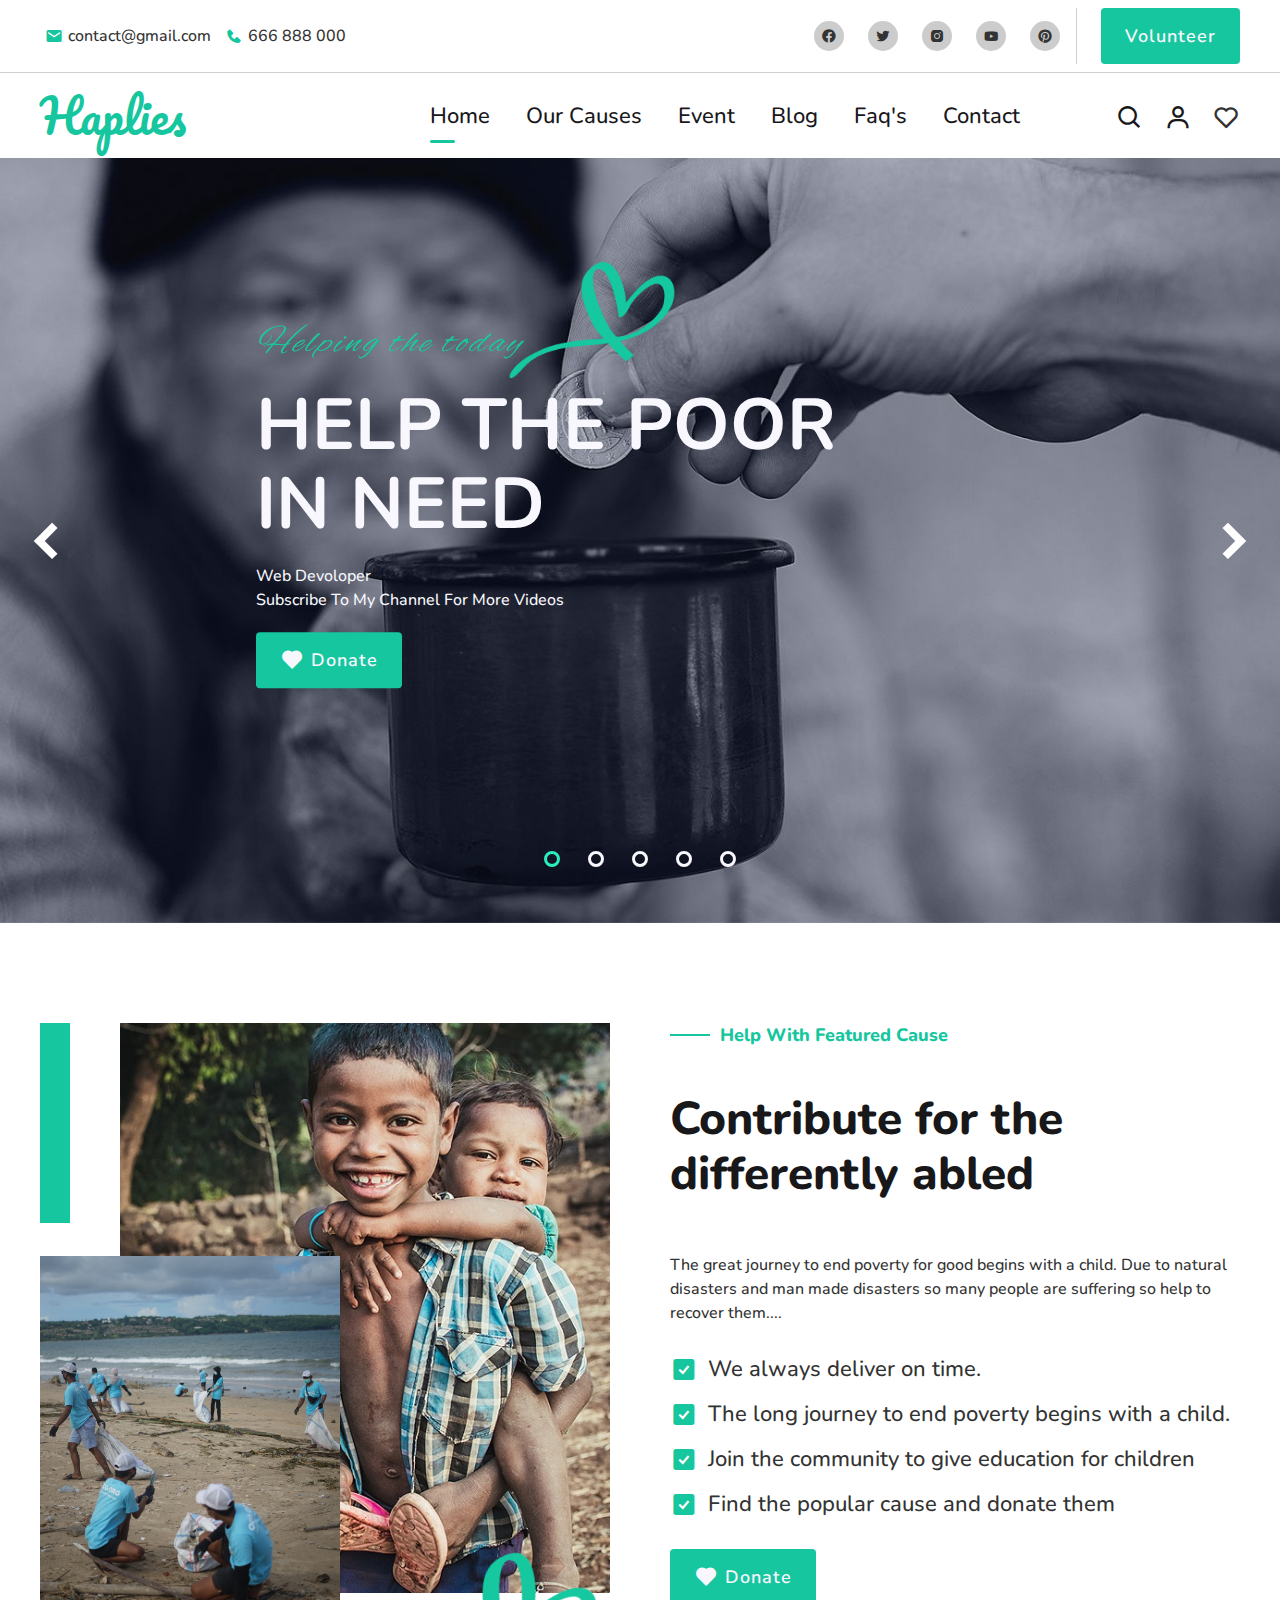
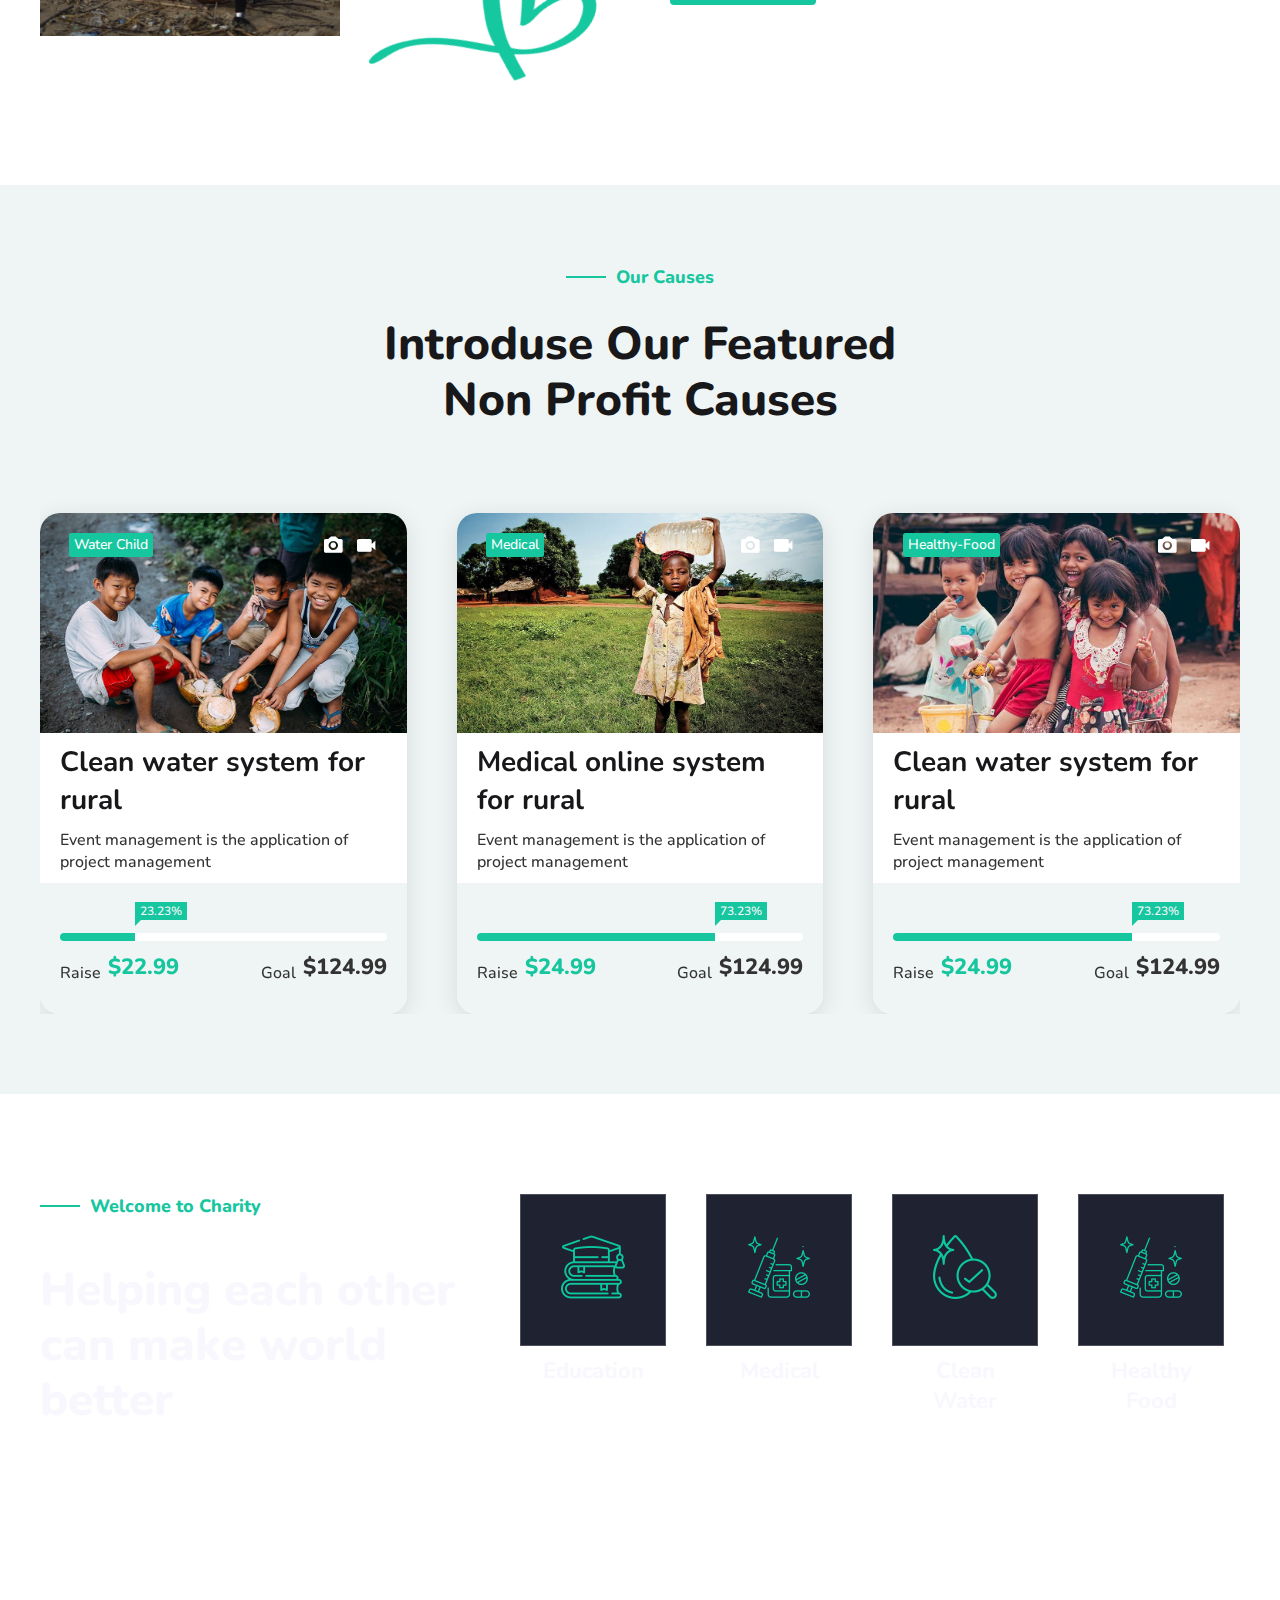
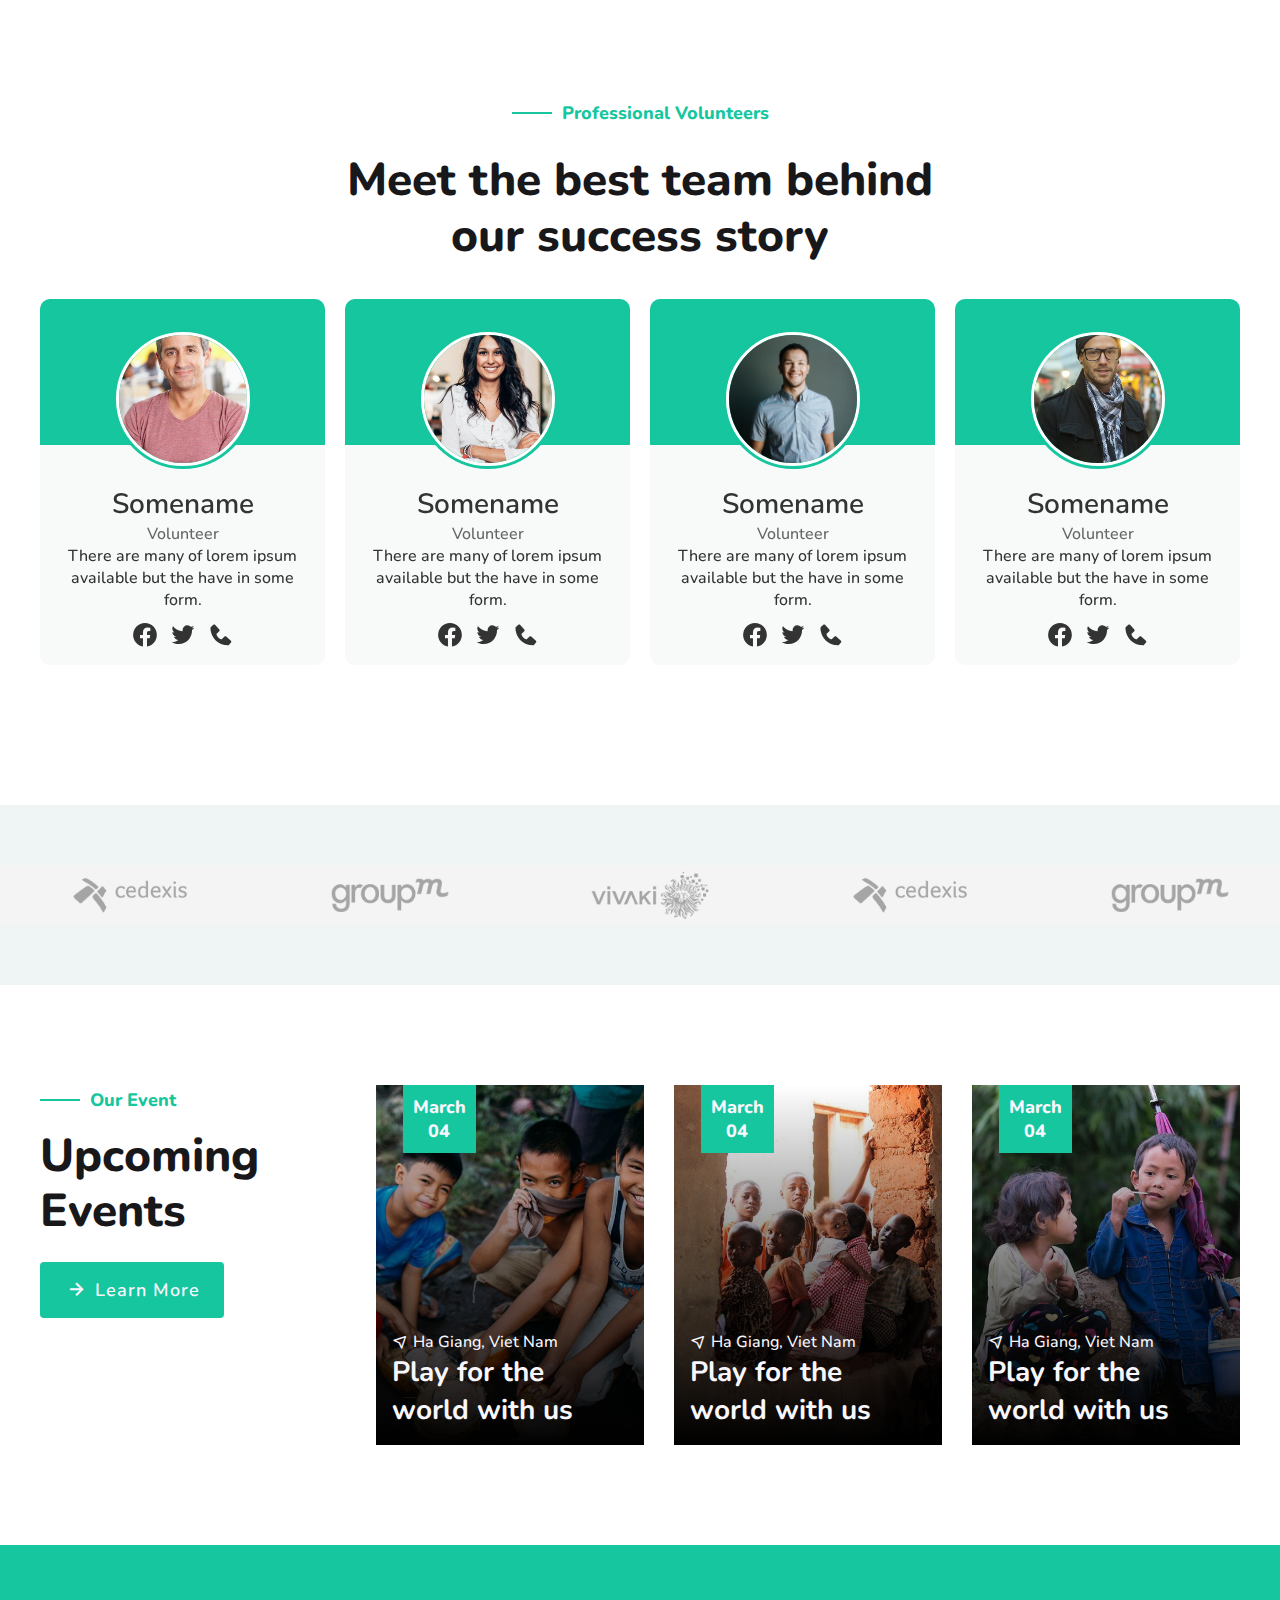
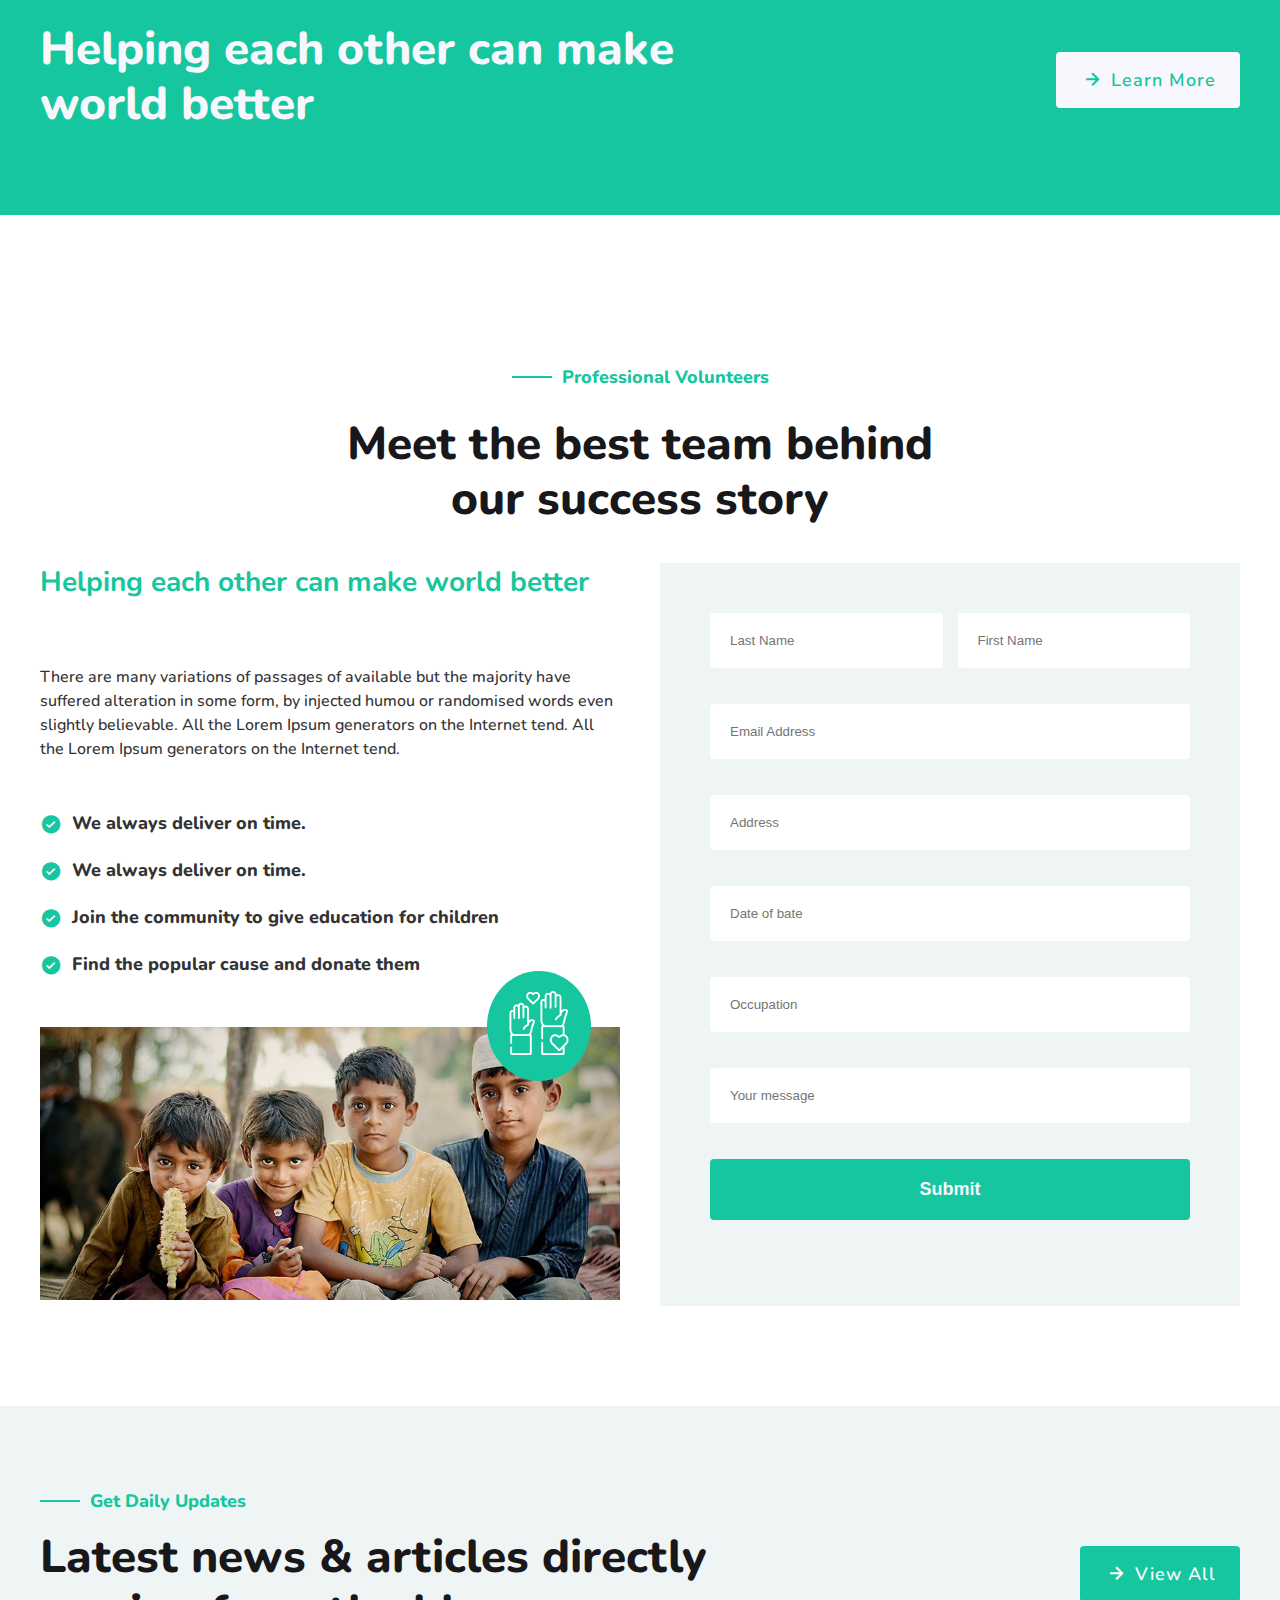
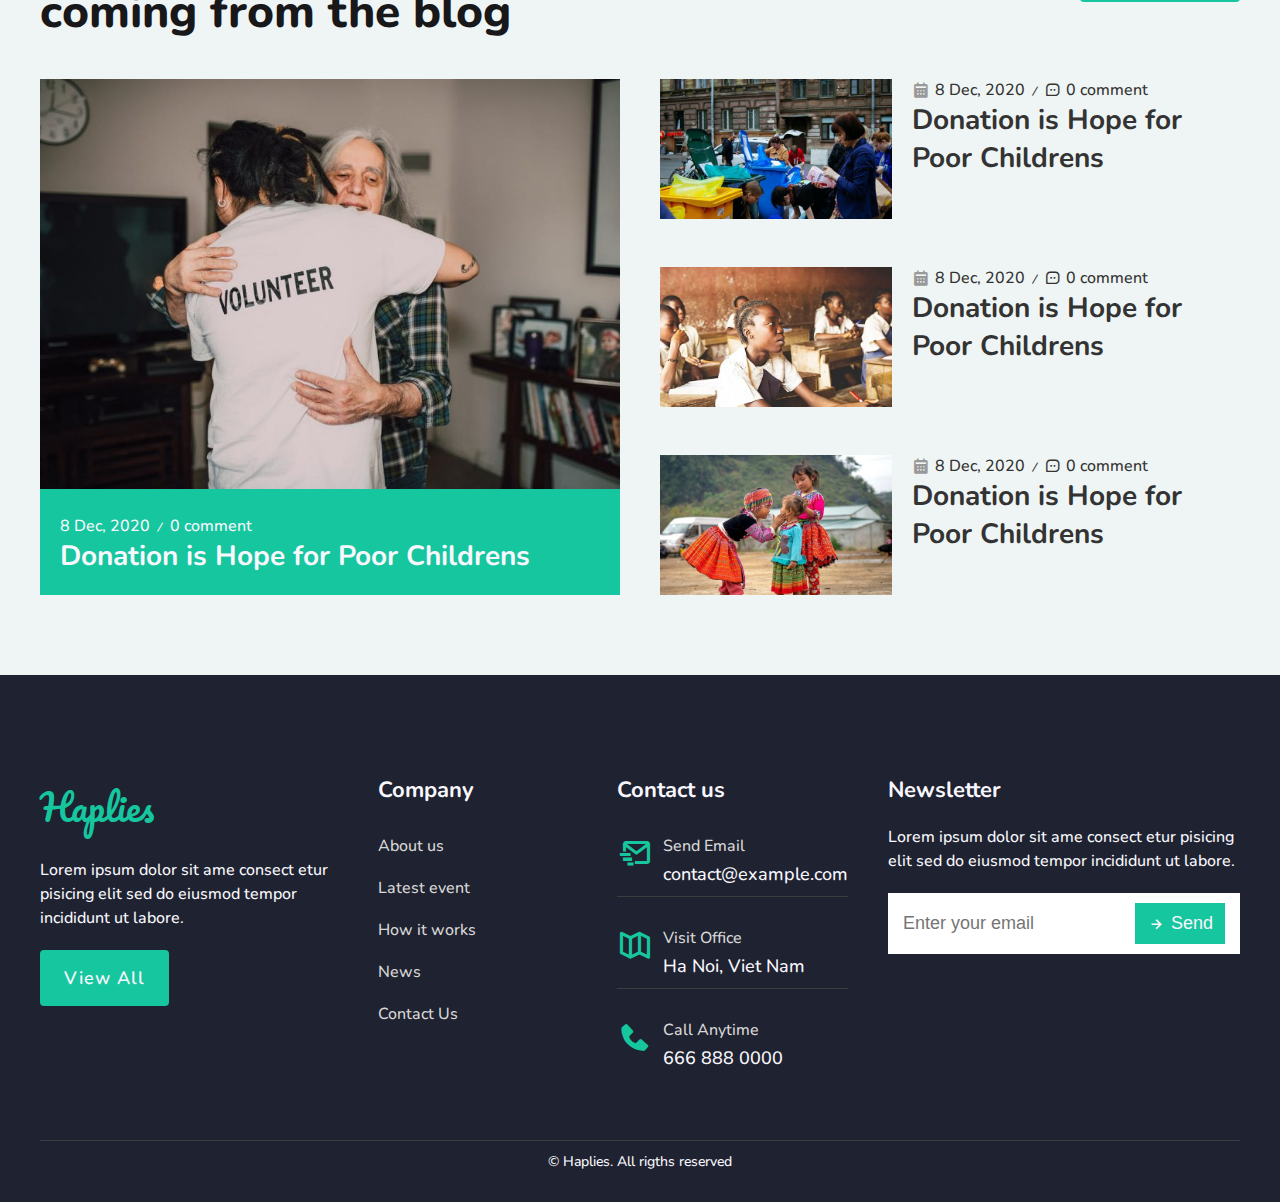
<file: index.html>
<!DOCTYPE html>
<html lang="en">
<head>
    <meta charset="UTF-8">
    <meta http-equiv="X-UA-Compatible" content="IE=edge">
    <meta name="viewport" content="width=device-width, initial-scale=1.0">

    <!--=============== BOXICONS ===============-->
    <link rel="stylesheet" href="https://cdn.jsdelivr.net/npm/boxicons@latest/css/boxicons.min.css">

    <!-- Link Swiper's CSS -->
    <link
      rel="stylesheet"
      href="https://unpkg.com/swiper/swiper-bundle.min.css"
    />

    <!--=============== CSS ===============-->
    <link rel="stylesheet" href="assets/css/style.css">
    <link rel="stylesheet" href="./assets/css/slider.css">

    <link rel="shortcut icon" href="./assets/img/logo/Exclude.png" type="image/x-icon">

    <title>Nonprofit - Haplies</title>
</head>
<body>
    <!--=============== HEADER ===============-->
    <header class="header" id="header">
        <div class="box-shadow">
            <div class="top__bar container d-flex">
                <div class="top__info">
                    <a href="#" class="top__item">
                        <i class='bx bxs-envelope top__link-icon'></i>
                        <span class="top__link-text">contact@gmail.com</span>
                    </a>
                    <a href="#" class="top__item">
                        <i class='bx bxs-phone top__link-icon'></i>
                        <span class="top__link-text">666 888 000</span>
                    </a>
                </div>
    
                <div class="top__social">
                    <a href="" class="top__social-icon"><i class='bx bxl-facebook-circle' ></i></a>
                    <a href="" class="top__social-icon"><i class='bx bxl-twitter'></i></a>
                    <a href="" class="top__social-icon"><i class='bx bxl-instagram-alt'></i></a>
                    <a href="" class="top__social-icon"><i class='bx bxl-youtube'></i></a>
                    <a href="" class="top__social-icon"><i class='bx bxl-pinterest'></i></a>
                </div>
    
                <div class="top__donate">
                    <a href="#" class="button button--flex">
                        <span class="button__text">Volunteer</span>
                    </a>
                </div>
            </div>
        </div>

        <!-- nav bar -->
        <div id="fixed">
            <div class="nav__bar container">
                <a href="index.html" class="nav__logo">
                    <!-- <img src="./assets/img/logo/Exclude.png" alt="" class="nav__logo-img"> -->
                    Haplies
                </a>
    
                <div class="nav__menu" id="nav-menu">
                    <ul class="nav__list">
                        <li class="nav__item">
                            <a href="index.html" class="nav__link active-link">Home</a>
                        </li>
    
                        <li class="nav__item">
                            <a href="causes.html" class="nav__link">Our Causes</a>
                        </li>
    
                        <li class="nav__item">
                            <a href="event.html" class="nav__link">Event</a>
                        </li>
    
                        <li class="nav__item">
                            <a href="blog.html" class="nav__link">Blog</a>
                        </li>
    
                        <li class="nav__item">
                            <a href="faq.html" class="nav__link">Faq's</a>
                        </li>
    
                        <li class="nav__item">
                            <a href="contact.html" class="nav__link">Contact</a>
                        </li>
                    </ul>
    
                    <div class="nav__close" id="nav-close">
                        <i class="bx bx-x"></i>
                    </div>
                </div>
    
                <div class="nav__btns">
                    <div class="nav__search" id="search-button">
                        <i class='bx bx-search'></i>
                    </div>
                    <div class="login__toggle" id="login-button">
                        <i class="bx bx-user"></i>
                    </div>
    
                    <div class="nav__wishlist" id="cart-wishlist">
                        <a href="#"><i class='bx bx-heart'></i></a>
                    </div>
    
                    <div class="nav__toggle" id="nav-toggle">
                        <i class="bx bx-grid-alt"></i>
                    </div>
                </div>
            </div>
        </div>

    </header>


    <!--=============== search ===============-->
    <div class="search" id="search">
        <div class="search__box">
            <form class="search__form" id="search__form">
                <div class="search-control">
                    <input type="search" placeholder="Search" id="search" class="search__input">
                    <input type="submit" value="Search" class="button__search">
                </div>
              </form>
        </div>
    </div>

    <!--=============== user ===============-->
    <div class="user" id="user">
        <div class="user__box sign__in" id="sign-in">
            <header class="user__header">
                
                <h4 class="signin active-login">Sign in</h4>
                <h4 class="signup" onclick="showSignup()">Sign up</h4>
                <i class="bx bx-x user__close" id="signin-close"></i>
            </header>
    
            <form action="" id="signin-form" class="form">

                <!-- email -->
                <div class="form-control">
                    <label for="email">Email</label>
                    <input type="text" placeholder="Email" id="signin-email">
                    <i class='bx bxs-check-circle'></i>
                    <i class='bx bx-error-circle' ></i>
                    <small class="">Email can't be blank</small>
                </div>
                <!-- password -->
                <div class="form-control">
                    <label for="password">Password</label>
                    <input type="password" placeholder="Password" id="signin-password">
                    <i class='bx bxs-check-circle'></i>
                    <i class='bx bx-error-circle' ></i>
                    <small class="">Password can't be blank</small>
                    <p class="signup"><a href="registration.html">Forgot password?</a></p>
                </div>

                <input type="submit" value="Login" id="sign-in-submit">
                <!-- login social -->
                <div class="login__social">
                    <div class="login-or">
                        <div class="social-hr"></div>
                        <span>Or</span>
                        <div class="social-hr"></div>
                    </div>
                    <div class="social__icon">
                        <a href="#" class="button button--flex social-btn btn-facebook">
                            <i class='bx bxl-facebook button__icon' ></i>
                            <span class="button__text">Facebook</span>
                        </a>
                        <a href="#" class="button button--flex social-btn btn-google">
                            <i class='bx bxl-google button__icon' ></i>
                            <span class="button__text">Goggle</span>
                        </a>
                    </div>
                </div>
            </form>
        </div>
        <div class="user__box sign__up" id="sign-up">
            <header class="user__header">
                
                <h4 class="signin" onclick="showSignin()">Sign in</h4>
                <h4 class="signup active-login">Sign up</h4>
                <i class="bx bx-x user__close" id="signup-close"></i>
            </header>
    
            <form action="" id="signup-form" class="form">
                <!-- user name -->
                <div class="form-control">
                    <label for="username">Username</label>
                    <input type="text" placeholder="Username" id="username">
                    <i class='bx bxs-check-circle'></i>
                    <i class='bx bx-error-circle' ></i>
                    <small class="">Username can't be blank</small>
                </div>
                <!-- email -->
                <div class="form-control">
                    <label for="email">Email</label>
                    <input type="text" placeholder="hello@gmail.com" id="email">
                    <i class='bx bxs-check-circle'></i>
                    <i class='bx bx-error-circle' ></i>
                    <small class="">Email can't be blank</small>
                </div>
                <!-- password -->
                <div class="form-control">
                    <label for="password">Password</label>
                    <input type="password" placeholder="Password" id="password">
                    <i class='bx bxs-check-circle'></i>
                    <i class='bx bx-error-circle' ></i>
                    <small class="">Password can't be blank</small>
                </div>
                <!-- user name -->
                <div class="form-control">
                    <label for="check-password">Password</label>
                    <input type="password" placeholder="Password" id="check-password">
                    <i class='bx bxs-check-circle'></i>
                    <i class='bx bx-error-circle' ></i>
                    <small class="">Password can't be blank</small>
                </div>
    
                <input type="submit" value="Sign Up" id="sign-up-submit">
                <p class="signup">Do not password<a href="registration.html">Sign up now</a></p>
            </form>
        </div>
    </div>

    <!--=============== MAIN ===============-->
    <main class="main">

        <!-- ===========SLIDER ================ -->
        <div class="slider">
            <!-- fade css -->
            <div class="slider__box fade">
                <div class="slider__text">
                    <span class="text__heart">Helping the today
                        <img src="./assets/img/Exclude.png" alt="" class="img__heart">
                    </span>
                    
                    <h1 class="slider__text-heading">Help the Poor <br>
                        in Need</h1>
                    <p>Web Devoloper<br>Subscribe To My Channel For More Videos</p>
                    <a href="#" class="button button--flex">
                        <i class='bx bxs-heart button__icon' ></i>
                        <span class="button__text">Donate</span>
                    </a>
                </div>
                <img src="./assets/img/slider/book.jpg" class="slider__img">
            </div>
            <div class="slider__box fade">
                <div class="slider__text">
                    <span class="text__heart">Helping the today
                        <img src="./assets/img/Exclude.png" alt="" class="img__heart">
                    </span>
                    
                    <h1 class="slider__text-heading">Help the Poor <br>
                        in Need</h1>
                    <p>Web Devoloper<br>Subscribe To My Channel For More Videos</p>
                    <a href="#" class="button button--flex">
                        <i class='bx bxs-heart button__icon' ></i>
                        <span class="button__text">Donate</span>
                    </a>
                </div>
                <img src="./assets/img/slider/book-2.jpg" class="slider__img">
            </div>
            <div class="slider__box fade">
                <div class="slider__text">
                    <span class="text__heart">Helping the today
                        <img src="./assets/img/Exclude.png" alt="" class="img__heart">
                    </span>
                    
                    <h1 class="slider__text-heading">Help the Poor <br>
                        in Need</h1>
                    <p>Web Devoloper<br>Subscribe To My Channel For More Videos</p>
                    <a href="#" class="button button--flex">
                        <i class='bx bxs-heart button__icon' ></i>
                        <span class="button__text">Donate</span>
                    </a>
                </div>
                <img src="./assets/img/slider/book-3.jpg" class="slider__img">
            </div>
            <div class="slider__box fade">
                <div class="slider__text">
                    <span class="text__heart">Helping the today
                        <img src="./assets/img/Exclude.png" alt="" class="img__heart">
                    </span>
                    
                    <h1 class="slider__text-heading">Help the Poor <br>
                        in Need</h1>
                    <p>Web Devoloper<br>Subscribe To My Channel For More Videos</p>
                    <a href="#" class="button button--flex">
                        <i class='bx bxs-heart button__icon' ></i>
                        <span class="button__text">Donate</span>
                    </a>
                </div>
                <img src="./assets/img/slider/book-4.jpg" class="slider__img">
            </div>
            <div class="slider__box fade">
                <div class="slider__text">
                    <span class="text__heart">Helping the today
                        <img src="./assets/img/Exclude.png" alt="" class="img__heart">
                    </span>
                    
                    <h1 class="slider__text-heading">Help the Poor <br>
                        in Need</h1>
                    <p>Web Devoloper<br>Subscribe To My Channel For More Videos</p>
                    <a href="#" class="button button--flex">
                        <i class='bx bxs-heart button__icon' ></i>
                        <span class="button__text">Donate</span>
                    </a>
                </div>
                <img src="./assets/img/slider/book-4.jpg" class="slider__img">
            </div>

            <!-- /fade css -->
            
            <!-- onclick js -->
            <div class="slide__arrow">
                <i class='bx bxs-chevron-left slider-prev' onclick="plusSlides(-1)"></i>
                <i class='bx bxs-chevron-right slider-next' onclick="plusSlides(1)" ></i>
                <!-- <a class="prev" onclick="plusSlides(-1)">&#10094;</a>
                <a class="next" onclick="plusSlides(1)">&#10095;</a> -->
            </div>
            
            <div class="slide__dots" style="text-align:center">
                <span class="dot" onclick="currentSlide(1)"></span>
                <span class="dot" onclick="currentSlide(2)"></span>
                <span class="dot" onclick="currentSlide(3)"></span>
                <span class="dot" onclick="currentSlide(4)"></span>
                <span class="dot" onclick="currentSlide(5)"></span>
            </div>
            <!-- /onclick js -->
        </div>
        <!--=============== welcome ===============-->
        <section class="welcome container section">
            <div class="welcome__image">
                <div class="welcome__img-first">
                    <div class="welcome__box"></div>
                    <img src="./assets/img/welcome/image-1.jpg" alt="" class="welcome__img-1">
                </div>
                <div class="welcome__img-second">
                    <img src="./assets/img/welcome/ocg-welcome.jpg" alt="" class="welcome__img-2">
                </div>
                <div class="welcome__text">
                     <img src="./assets/img/Exclude.png" alt="">
                </div>

            </div>
            <div class="welcome__content">
                <div class="welcome__sub-title sub-title"><span class="welcome__sub-title-hr sub-title-hr"></span> Help With Featured Cause</div>
                <h2 class="title">Contribute for the differently abled</h2>
                <p>The great journey to end poverty for good begins with a child. Due to natural disasters and man made disasters so many people are suffering so help to recover them....</p>
                <div class="welcome__details">
                    <div class="welcome__details-description">
                        <i class='bx bxs-check-square welcome__details-icon'></i>
                        <p class="welcome__details-text">We always deliver on time.</p>
                    </div>
                    <div class="welcome__details-description">
                        <i class='bx bxs-check-square welcome__details-icon'></i>
                        <p class="welcome__details-text">The long journey to end poverty begins with a child.</p>
                    </div>
                    <div class="welcome__details-description">
                        <i class='bx bxs-check-square welcome__details-icon'></i>
                        <p class="welcome__details-text">Join the community to give education for children</p>
                    </div>
                    <div class="welcome__details-description">
                        <i class='bx bxs-check-square welcome__details-icon'></i>
                        <p class="welcome__details-text">Find the popular cause and donate them</p>
                    </div>
                </div>
                <a href="#" class="button button--flex">
                    <i class='bx bxs-heart button__icon' ></i>
                    <span class="button__text">Donate</span>
                </a>
            </div>
        </section>

        <!--=============== product ===============-->
        <section class="product section">
            <div class="container">
                <div class="section__title center">
                    <div class="welcome__sub-title sub-title"><span class="welcome__sub-title-hr sub-title-hr center"></span> Our Causes</div>
                    <h2 class="title">Introduse Our Featured
                        <br> Non Profit Causes</h2>
                </div>

                <div class="swiper mySwiper">
                    <div class="swiper-wrapper ">
                      <div class="swiper-slide">
                        <div class="product__container">
                            <a class="product__card" target="_blank" href="causes-details.html">
                                <div class="product__content">
                                    <div class="product__tag">Water Child</div>
                                    <div class="product__icon">
                                        <i class='bx bxs-camera'></i>
                                        <i class='bx bxs-video' ></i>
                                    </div>
                                    <div class="product__img"><img src="./assets/img/product/donate-9.jpg" alt=""></div>
                                    <div class="product__main">
                                        <h4 class="product__title">
                                            Clean water system for rural
                                        </h4>
                                        <span class="product__subtitle">Event management is the application of project management </span>
                                    </div>
                                    <div class="product__range">
                                        <div class="product__prices">
                                            <div class="product__progress">
                                                <div class="progress__bar" style="width: 23%;">
                                                    <div class="progress__count" style="left: 23%;">
                                                        <div class="count-text" data-speed="2000" data-stop="23">23.23%</div>
                                                    </div>
                                                </div>
                                            </div>
        
                                            <div class="product__price">
                                                <div class="product__price-raise">
                                                    Raise <p class="product__price-raise-text">$22.99</p>
                                                </div>
                                                <div class="product__price-goal">
                                                    Goal <p class="product__price-goal-text">$124.99</p>
                                                </div>
                                                
                                            </div>
                                        </div>
                                    </div>
                                </div>
        
                            </a>
                            <a class="product__card" target="_blank" href="causes-details.html">
                                <div class="product__content">
                                    <div class="product__tag">medical</div>
                                    <div class="product__icon">
                                        <i class='bx bxs-camera'></i>
                                        <i class='bx bxs-video' ></i>
                                    </div>
                                    <div class="product__img"><img src="./assets/img/product/donate-5.jpg" alt=""></div>
                                    <div class="product__main">
                                        <h4 class="product__title">
                                            Medical online system for rural
                                        </h4>
                                        <span class="product__subtitle">Event management is the application of project management </span>
                                    </div>
                                    <div class="product__range">
                                        <div class="product__prices">
                                            <div class="product__progress">
                                                <div class="progress__bar" style="width: 73%;">
                                                    <div class="progress__count">
                                                        <div class="count-text" data-speed="2000" data-stop="73">73.23%</div>
                                                    </div>
                                                </div>
                                            </div>
        
                                            <div class="product__price">
                                                <div class="product__price-raise">
                                                    Raise <p class="product__price-raise-text">$24.99</p>
                                                </div>
                                                <div class="product__price-goal">
                                                    Goal <p class="product__price-goal-text">$124.99</p>
                                                </div>
                                                
                                            </div>
                                        </div>
                                    </div>
                                </div>
        
                            </a>
                            <a class="product__card" target="_blank" href="causes-details.html">
                                <div class="product__content">
                                    <div class="product__tag">healthy-food</div>
                                    <div class="product__icon">
                                        <i class='bx bxs-camera'></i>
                                        <i class='bx bxs-video' ></i>
                                    </div>
                                    <div class="product__img"><img src="./assets/img/product/donate-6-600x445.jpg" alt=""></div>
                                    <div class="product__main">
                                        <h4 class="product__title">
                                            Clean water system for rural
                                        </h4>
                                        <span class="product__subtitle">Event management is the application of project management </span>
                                    </div>
                                    <div class="product__range">
                                        <div class="product__prices">
                                            <div class="product__progress">
                                                <div class="progress__bar" style="width: 73%;">
                                                    <div class="progress__count">
                                                        <div class="count-text" data-speed="2000" data-stop="73">73.23%</div>
                                                    </div>
                                                </div>
                                            </div>
        
                                            <div class="product__price">
                                                <div class="product__price-raise">
                                                    Raise <p class="product__price-raise-text">$24.99</p>
                                                </div>
                                                <div class="product__price-goal">
                                                    Goal <p class="product__price-goal-text">$124.99</p>
                                                </div>
                                            </div>
                                        </div>
                                    </div>
                                </div>
                            </a>
                        </div>
                      </div>
                      <div class="swiper-slide">
                        <div class="product__container">
                            <a class="product__card" target="_blank" href="causes-details.html">
                                <div class="product__content">
                                    <div class="product__tag">Education</div>
                                    <div class="product__icon">
                                        <i class='bx bxs-camera'></i>
                                        <i class='bx bxs-video' ></i>
                                    </div>
                                    <div class="product__img"><img src="./assets/img/product/bg-6.jpg" alt=""></div>
                                    <div class="product__main">
                                        <h4 class="product__title">
                                            Clean water system for rural
                                        </h4>
                                        <span class="product__subtitle">Event management is the application of project management </span>
                                    </div>
                                    <div class="product__range">
                                        <div class="product__prices">
                                            <div class="product__progress">
                                                <div class="progress__bar" style="width: 73%;">
                                                    <div class="progress__count">
                                                        <div class="count-text" data-speed="2000" data-stop="73">73.23%</div>
                                                    </div>
                                                </div>
                                            </div>
        
                                            <div class="product__price">
                                                <div class="product__price-raise">
                                                    Raise <p class="product__price-raise-text">$24.99</p>
                                                </div>
                                                <div class="product__price-goal">
                                                    Goal <p class="product__price-goal-text">$124.99</p>
                                                </div>
                                                
                                            </div>
                                        </div>
                                    </div>
                                </div>
        
                            </a>
                            <a class="product__card" target="_blank" href="causes-details.html">
                                <div class="product__content">
                                    <div class="product__tag">homeless</div>
                                    <div class="product__icon">
                                        <i class='bx bxs-camera'></i>
                                        <i class='bx bxs-video' ></i>
                                    </div>
                                    <div class="product__img"><img src="./assets/img/product/donate-9.jpg" alt=""></div>
                                    <div class="product__main">
                                        <h4 class="product__title">
                                            Clean water system for rural
                                        </h4>
                                        <span class="product__subtitle">Event management is the application of project management </span>
                                    </div>
                                    <div class="product__range">
                                        <div class="product__prices">
                                            <div class="product__progress">
                                                <div class="progress__bar" style="width: 73%;">
                                                    <div class="progress__count">
                                                        <div class="count-text" data-speed="2000" data-stop="73">73.23%</div>
                                                    </div>
                                                </div>
                                            </div>
        
                                            <div class="product__price">
                                                <div class="product__price-raise">
                                                    Raise <p class="product__price-raise-text">$24.99</p>
                                                </div>
                                                <div class="product__price-goal">
                                                    Goal <p class="product__price-goal-text">$124.99</p>
                                                </div>
                                                
                                            </div>
                                        </div>
                                    </div>
                                </div>
        
                            </a>
                            <a class="product__card" target="_blank" href="causes-details.html">
                                <div class="product__content">
                                    <div class="product__tag">Water Child</div>
                                    <div class="product__icon">
                                        <i class='bx bxs-camera'></i>
                                        <i class='bx bxs-video' ></i>
                                    </div>
                                    <div class="product__img"><img src="./assets/img/product/donate-6-600x445.jpg" alt=""></div>
                                    <div class="product__main">
                                        <h4 class="product__title">
                                            Clean water system for rural
                                        </h4>
                                        <span class="product__subtitle">Event management is the application of project management </span>
                                    </div>
                                    <div class="product__range">
                                        <div class="product__prices">
                                            <div class="product__progress">
                                                <div class="progress__bar" style="width: 73%;">
                                                    <div class="progress__count">
                                                        <div class="count-text" data-speed="2000" data-stop="73">73.23%</div>
                                                    </div>
                                                </div>
                                            </div>
        
                                            <div class="product__price">
                                                <div class="product__price-raise">
                                                    Raise <p class="product__price-raise-text">$24.99</p>
                                                </div>
                                                <div class="product__price-goal">
                                                    Goal <p class="product__price-goal-text">$124.99</p>
                                                </div>
                                            </div>
                                        </div>
                                    </div>
                                </div>
                            </a>
                        </div>
                      </div>
                    </div>
                  </div>

                <!-- <div class="product__container">
                    <a class="product__card" href="#">
                        <div class="product__content">
                            <div class="product__tag">Water Child</div>
                            <div class="product__icon">
                                <i class='bx bxs-camera'></i>
                                <i class='bx bxs-video' ></i>
                            </div>
                            <div class="product__img"><img src="./assets/img/product/donate-9.jpg" alt=""></div>
                            <div class="product__main">
                                <h4 class="product__title">
                                    Clean water system for rural
                                </h4>
                                <span class="product__subtitle">Event management is the application of project management </span>
                            </div>
                            <div class="product__range">
                                <div class="product__prices">
                                    <div class="product__progress">
                                        <div class="progress__bar" style="width: 73%;">
                                            <div class="progress__count">
                                                <div class="count-text" data-speed="2000" data-stop="73">73.23%</div>
                                            </div>
                                        </div>
                                    </div>

                                    <div class="product__price">
                                        <div class="product__price-raise">
                                            Raise <p class="product__price-raise-text">$24.99</p>
                                        </div>
                                        <div class="product__price-goal">
                                            Goal <p class="product__price-goal-text">$124.99</p>
                                        </div>
                                        
                                    </div>
                                </div>
                            </div>
                        </div>

                    </a>
                    <a class="product__card" href="">
                        <div class="product__content">
                            <div class="product__tag">Water Child</div>
                            <div class="product__icon">
                                <i class='bx bxs-camera'></i>
                                <i class='bx bxs-video' ></i>
                            </div>
                            <div class="product__img"><img src="./assets/img/product/donate-5.jpg" alt=""></div>
                            <div class="product__main">
                                <h4 class="product__title">
                                    Clean water system for rural
                                </h4>
                                <span class="product__subtitle">Event management is the application of project management </span>
                            </div>
                            <div class="product__range">
                                <div class="product__prices">
                                    <div class="product__progress">
                                        <div class="progress__bar" style="width: 73%;">
                                            <div class="progress__count">
                                                <div class="count-text" data-speed="2000" data-stop="73">73.23%</div>
                                            </div>
                                        </div>
                                    </div>

                                    <div class="product__price">
                                        <div class="product__price-raise">
                                            Raise <p class="product__price-raise-text">$24.99</p>
                                        </div>
                                        <div class="product__price-goal">
                                            Goal <p class="product__price-goal-text">$124.99</p>
                                        </div>
                                        
                                    </div>
                                </div>
                            </div>
                        </div>

                    </a>
                    <a class="product__card" href="">
                        <div class="product__content">
                            <div class="product__tag">Water Child</div>
                            <div class="product__icon">
                                <i class='bx bxs-camera'></i>
                                <i class='bx bxs-video' ></i>
                            </div>
                            <div class="product__img"><img src="./assets/img/product/donate-6-600x445.jpg" alt=""></div>
                            <div class="product__main">
                                <h4 class="product__title">
                                    Clean water system for rural
                                </h4>
                                <span class="product__subtitle">Event management is the application of project management </span>
                            </div>
                            <div class="product__range">
                                <div class="product__prices">
                                    <div class="product__progress">
                                        <div class="progress__bar" style="width: 73%;">
                                            <div class="progress__count">
                                                <div class="count-text" data-speed="2000" data-stop="73">73.23%</div>
                                            </div>
                                        </div>
                                    </div>

                                    <div class="product__price">
                                        <div class="product__price-raise">
                                            Raise <p class="product__price-raise-text">$24.99</p>
                                        </div>
                                        <div class="product__price-goal">
                                            Goal <p class="product__price-goal-text">$124.99</p>
                                        </div>
                                    </div>
                                </div>
                            </div>
                        </div>
                    </a>
                </div> -->
            </div>
        </section>

        <!--=============== NEW ARRIVALS ===============-->
        <section class="new section">
            <div class="container d-flex new__container">
                <div class="new__left">
                    <div class="welcome__sub-title sub-title"><span class="welcome__sub-title-hr sub-title-hr"></span> Welcome to Charity</div>
                    <h2 class="title">Helping each other can make world better</h2>
                </div>
                <div class="new__right">
                    <div class="new__box">
                        <div class="new__icon">
                            <img src="./assets/img/icon/education (1).png" alt="">
                        </div>
                        <h3 class="new__title">Education <br>
                            </h3>
                    </div>
                    <div class="new__box">
                        <div class="new__icon">
                            <img src="./assets/img/icon/syringe.png" alt="">
                        </div>

                        <h3 class="new__title">Medical <br>
                            </h3>
                    </div>
                    <div class="new__box">
                        <div class="new__icon">
                            <img src="./assets/img/icon/water (1).png" alt="">
                        </div>

                        <h3 class="new__title">Clean <br>
                            Water</h3>
                    </div>
                    <div class="new__box">
                        <div class="new__icon">
                            <img src="./assets/img/icon/syringe.png" alt="">
                        </div>

                        <h3 class="new__title">Healthy <br>
                            Food</h3>
                    </div>
                </div>
            </div>
        </section>

        <!--================ Professional =================-->
        <section class="professional section">
            <div class="container">
                <div class="section__title center">
                    <div class="welcome__sub-title sub-title"><span class="welcome__sub-title-hr sub-title-hr center"></span> Professional Volunteers</div>
                    <h2 class="title">Meet the best team behind
                        <br> our success story</h2>
                </div>

                <div class="swiper mySwiper">
                    <div class="swiper-wrapper">
                        <div class="professional__box swiper-slide">
                            <div class="professional__card">
                                <div class="professional__content">
                                    <div class="professional__image">
                                        <img src="./assets/img/team/team-3-600x445.jpg" alt="">
                                    </div>
                                </div>
        
                                <div class="professional__info">
                                    <div class="professional__name">
                                        Somename
                                    </div>
                                    <div class="professional__job">
                                        Volunteer
                                    </div>
                                    <div class="professional__desc">
                                        There are many of lorem ipsum available but the have in some form.
                                    </div>
                                    <div class="professional__icon">
                                        <i class='bx bxl-facebook-circle'></i>
                                        <i class='bx bxl-twitter' ></i>
                                        <i class='bx bxs-phone' ></i>
                                    </div>
                                </div>
                            </div>
                            <div class="professional__card">
                                <div class="professional__content">
                                    <div class="professional__image">
                                        <img src="./assets/img/team/team-1-600x445.jpg" alt="">
                                    </div>
                                </div>
        
                                <div class="professional__info">
                                    <div class="professional__name">
                                        Somename
                                    </div>
                                    <div class="professional__job">
                                        Volunteer
                                    </div>
                                    <div class="professional__desc">
                                        There are many of lorem ipsum available but the have in some form.
                                    </div>
                                    <div class="professional__icon">
                                        <i class='bx bxl-facebook-circle'></i>
                                        <i class='bx bxl-twitter' ></i>
                                        <i class='bx bxs-phone' ></i>
                                    </div>
                                </div>
                            </div>
                            <div class="professional__card">
                                <div class="professional__content">
                                    <div class="professional__image">
                                        <img src="./assets/img/team/team-5.jpg" alt="">
                                    </div>
                                </div>
        
                                <div class="professional__info">
                                    <div class="professional__name">
                                        Somename
                                    </div>
                                    <div class="professional__job">
                                        Volunteer
                                    </div>
                                    <div class="professional__desc">
                                        There are many of lorem ipsum available but the have in some form.
                                    </div>
                                    <div class="professional__icon">
                                        <i class='bx bxl-facebook-circle'></i>
                                        <i class='bx bxl-twitter' ></i>
                                        <i class='bx bxs-phone' ></i>
                                    </div>
                                </div>
                            </div>
                            <div class="professional__card">
                                <div class="professional__content">
                                    <div class="professional__image">
                                        <img src="./assets/img/team/team-4-600x445.jpg" alt="">
                                    </div>
                                </div>
        
                                <div class="professional__info">
                                    <div class="professional__name">
                                        Somename
                                    </div>
                                    <div class="professional__job">
                                        Volunteer
                                    </div>
                                    <div class="professional__desc">
                                        There are many of lorem ipsum available but the have in some form.
                                    </div>
                                    <div class="professional__icon">
                                        <i class='bx bxl-facebook-circle'></i>
                                        <i class='bx bxl-twitter' ></i>
                                        <i class='bx bxs-phone' ></i>
                                    </div>
                                </div>
                            </div>
                        </div>                
                        <div class="professional__box swiper-slide">
                            <div class="professional__card">
                                <div class="professional__content">
                                    <div class="professional__image">
                                        <img src="./assets/img/team/team-1-600x445.jpg" alt="">
                                    </div>
                                </div>
        
                                <div class="professional__info">
                                    <div class="professional__name">
                                        Somename
                                    </div>
                                    <div class="professional__job">
                                        Volunteer
                                    </div>
                                    <div class="professional__desc">
                                        There are many of lorem ipsum available but the have in some form.
                                    </div>
                                    <div class="professional__icon">
                                        <i class='bx bxl-facebook-circle'></i>
                                        <i class='bx bxl-twitter' ></i>
                                        <i class='bx bxs-phone' ></i>
                                    </div>
                                </div>
                            </div>
                            <div class="professional__card">
                                <div class="professional__content">
                                    <div class="professional__image">
                                        <img src="./assets/img/team/team-2-600x445.jpg" alt="">
                                    </div>
                                </div>
        
                                <div class="professional__info">
                                    <div class="professional__name">
                                        Somename
                                    </div>
                                    <div class="professional__job">
                                        Volunteer
                                    </div>
                                    <div class="professional__desc">
                                        There are many of lorem ipsum available but the have in some form.
                                    </div>
                                    <div class="professional__icon">
                                        <i class='bx bxl-facebook-circle'></i>
                                        <i class='bx bxl-twitter' ></i>
                                        <i class='bx bxs-phone' ></i>
                                    </div>
                                </div>
                            </div>
                            <div class="professional__card">
                                <div class="professional__content">
                                    <div class="professional__image">
                                        <img src="./assets/img/team/team-3-600x445.jpg" alt="">
                                    </div>
                                </div>
        
                                <div class="professional__info">
                                    <div class="professional__name">
                                        Somename
                                    </div>
                                    <div class="professional__job">
                                        Volunteer
                                    </div>
                                    <div class="professional__desc">
                                        There are many of lorem ipsum available but the have in some form.
                                    </div>
                                    <div class="professional__icon">
                                        <i class='bx bxl-facebook-circle'></i>
                                        <i class='bx bxl-twitter' ></i>
                                        <i class='bx bxs-phone' ></i>
                                    </div>
                                </div>
                            </div>
                            <div class="professional__card">
                                <div class="professional__content">
                                    <div class="professional__image">
                                        <img src="./assets/img/team/team-4-600x445.jpg" alt="">
                                    </div>
                                </div>
        
                                <div class="professional__info">
                                    <div class="professional__name">
                                        Somename
                                    </div>
                                    <div class="professional__job">
                                        Volunteer
                                    </div>
                                    <div class="professional__desc">
                                        There are many of lorem ipsum available but the have in some form.
                                    </div>
                                    <div class="professional__icon">
                                        <i class='bx bxl-facebook-circle'></i>
                                        <i class='bx bxl-twitter' ></i>
                                        <i class='bx bxs-phone' ></i>
                                    </div>
                                </div>
                            </div>
                        </div>                
                    </div>
                  </div>

                <!-- <div class="professional__box swiper-slide">
                    <div class="professional__card">
                        <div class="professional__content">
                            <div class="professional__image">
                                <img src="./assets/img/product/bg-6.jpg" alt="">
                            </div>
                        </div>

                        <div class="professional__info">
                            <div class="professional__name">
                                Somename
                            </div>
                            <div class="professional__job">
                                Volunteer
                            </div>
                            <div class="professional__desc">
                                There are many of lorem ipsum available but the have in some form.
                            </div>
                            <div class="professional__icon">
                                <i class='bx bxl-facebook-circle'></i>
                                <i class='bx bxl-twitter' ></i>
                                <i class='bx bxs-phone' ></i>
                            </div>
                        </div>
                    </div>
                    <div class="professional__card">
                        <div class="professional__content">
                            <div class="professional__image">
                                <img src="./assets/img/product/bg-6.jpg" alt="">
                            </div>
                        </div>

                        <div class="professional__info">
                            <div class="professional__name">
                                Somename
                            </div>
                            <div class="professional__job">
                                Volunteer
                            </div>
                            <div class="professional__desc">
                                There are many of lorem ipsum available but the have in some form.
                            </div>
                            <div class="professional__icon">
                                <i class='bx bxl-facebook-circle'></i>
                                <i class='bx bxl-twitter' ></i>
                                <i class='bx bxs-phone' ></i>
                            </div>
                        </div>
                    </div>
                    <div class="professional__card">
                        <div class="professional__content">
                            <div class="professional__image">
                                <img src="./assets/img/product/bg-6.jpg" alt="">
                            </div>
                        </div>

                        <div class="professional__info">
                            <div class="professional__name">
                                Somename
                            </div>
                            <div class="professional__job">
                                Volunteer
                            </div>
                            <div class="professional__desc">
                                There are many of lorem ipsum available but the have in some form.
                            </div>
                            <div class="professional__icon">
                                <i class='bx bxl-facebook-circle'></i>
                                <i class='bx bxl-twitter' ></i>
                                <i class='bx bxs-phone' ></i>
                            </div>
                        </div>
                    </div>
                    <div class="professional__card">
                        <div class="professional__content">
                            <div class="professional__image">
                                <img src="./assets/img/product/bg-6.jpg" alt="">
                            </div>
                        </div>

                        <div class="professional__info">
                            <div class="professional__name">
                                Somename
                            </div>
                            <div class="professional__job">
                                Volunteer
                            </div>
                            <div class="professional__desc">
                                There are many of lorem ipsum available but the have in some form.
                            </div>
                            <div class="professional__icon">
                                <i class='bx bxl-facebook-circle'></i>
                                <i class='bx bxl-twitter' ></i>
                                <i class='bx bxs-phone' ></i>
                            </div>
                        </div>
                    </div>
                </div> -->
            </div>
        </section>


        <!-- =========== Support ========== -->
        <section class="support section">
            <div class="support__container">
                <div class="support__gallry">
                    <div class="support__img"> 
                        <img src="./assets/img/support/brand-3.png" alt="">    
                    </div>
                    <div class="support__img"> <img src="./assets/img/support/brand-5.png" alt="">   </div>
                    <div class="support__img"> <img src="./assets/img/support/brand-4.png" alt=""> </div>
                    <div class="support__img"> <img src="./assets/img/support/brand-3.png" alt="">   </div>
                    <div class="support__img"> <img src="./assets/img/support/brand-5.png" alt=""></div>
                    <div class="support__img"> <img src="./assets/img/support/brand-4.png" alt=""> </div>
                    <div class="support__img"> <img src="./assets/img/support/brand-3.png" alt="">   </div>
                    <div class="support__img"> <img src="./assets/img/support/brand-5.png" alt=""> </div>
                    <div class="support__img"> <img src="./assets/img/support/brand-4.png" alt=""> </div>
                    <div class="support__img"> <img src="./assets/img/support/brand-3.png" alt="">   </div>
                    <div class="support__img"> <img src="./assets/img/support/brand-5.png" alt=""> </div>
                    <div class="support__img"> <img src="./assets/img/support/brand-4.png" alt=""> </div>
                </div>
            </div>
        </section>

        <!-- =============== Event ============== -->
        <section class="event section">
            <div class="container d-flex event__container">
                <div class="event__left">
                    <div class="welcome__sub-title sub-title"><span class="welcome__sub-title-hr sub-title-hr"></span> Our Event</div>
                    <h2 class="title">Upcoming Events
                    </h2>
                    <a href="#" class="button button--flex">
                        <i class='bx bx-right-arrow-alt button__icon'></i>
                        <span class="button__text">Learn More</span>
                    </a>
                </div>
                <div class="event__right">
                    <div class="event__box">
                        <div class="event__card">
                            <div class="event__image">
                                <a href="#"><img src="./assets/img/event/event-6-600x650.jpg" href="#" alt=""></a>
                            </div>
                            <div class="event__date">
                                <span class="event__date-month">March</span>
                                <span class="event__date-day">04</span>
                            </div>
                            <div class="event__content">
                                <div class="event-location">
                                    <i class='bx bx-navigation'></i>
                                    Ha Giang, Viet Nam
                                </div>
                                <h4 class="event-title">Play for the world with us</h4>
                            </div>
                        </div>
                        <div class="event__card">
                            <div class="event__image">
                                <a href="#"><img src="./assets/img/event/event-5-600x650.jpg" href="#" alt=""></a>
                            </div>
                            <div class="event__date">
                                <span class="event__date-month">March</span>
                                <span class="event__date-day">04</span>
                            </div>
                            <div class="event__content">
                                <div class="event-location">
                                    <i class='bx bx-navigation'></i>
                                    Ha Giang, Viet Nam
                                </div>
                                <h4 class="event-title">Play for the world with us</h4>
                            </div>
                        </div>
                        <div class="event__card">
                            <div class="event__image">
                                <a href="#"><img src="./assets/img/event/event-4-600x650.jpg" href="#" alt=""></a>
                            </div>
                            <div class="event__date">
                                <span class="event__date-month">March</span>
                                <span class="event__date-day">04</span>
                            </div>
                            <div class="event__content">
                                <div class="event-location">
                                    <i class='bx bx-navigation'></i>
                                    Ha Giang, Viet Nam
                                </div>
                                <h4 class="event-title">Play for the world with us</h4>
                            </div>
                        </div>
                    </div>
                </div>
            </div>
        </section>

        <!-- =============== Introduction ============== -->
        <section class="intro section">
            <div class="container intro__container">
                <div class="intro__left">
                    <h2 class="title">Helping each other can make world better</h2>

                </div>
                <div class="intro__right">
                    <a href="#" class="button button--flex">
                        <i class='bx bx-right-arrow-alt button__icon'></i>
                        <span class="button__text">Learn More</span>
                    </a>
                </div>
            </div>
        </section>

        <!-- =============== Become ============== -->
        <section class="section become"> 
            <div class="container">
                <div class="section__title center">
                    <div class="welcome__sub-title sub-title"><span class="welcome__sub-title-hr sub-title-hr center"></span> Professional Volunteers</div>
                    <h2 class="title">Meet the best team behind
                        <br> our success story</h2>
                </div>
            </div>
            <div class="container become__container">
                <div class="become__left">
                    <h4 class="sub__title become__title">Helping each other can make world better</h4>
                    <p class="become__text-editor">
                        There are many variations of passages of available but the majority have suffered alteration in some form, by injected humou or randomised words even slightly believable. All the Lorem Ipsum generators on the Internet tend. All the Lorem Ipsum generators on the Internet tend.
                    </p>
                    <div class="become__details">
                        <div class="become__details-description">
                            <i class='bx bxs-check-circle become__details-icon' style='color:#15c69e'  ></i>
                            <p class="become__details-text">We always deliver on time.</p>
                        </div>
                        <div class="become__details-description">
                            <i class='bx bxs-check-circle become__details-icon' style='color:#15c69e'  ></i>
                            <p class="become__details-text">We always deliver on time.</p>
                        </div>
                        <div class="become__details-description">
                            <i class='bx bxs-check-circle become__details-icon' style='color:#15c69e'  ></i>
                            <p class="become__details-text">Join the community to give education for children</p>
                        </div>
                        <div class="become__details-description">
                            <i class='bx bxs-check-circle become__details-icon' style='color:#15c69e'  ></i>
                            <p class="become__details-text">Find the popular cause and donate them</p>
                        </div>
                    </div>
                    <div class="become__img">
                        <div class="become__img-icon">
                            <img src="./assets/img/icon/volunteer.png" alt="">
                        </div>
                        <img src="./assets/img/become/image-6.jpg" alt="">
                    </div>
                </div>
                <div class="become__right">
                    <div class="become__wrap">
                        <form action="" class="become__form">
                            <div class="become__form-row">
                                <input type="text" placeholder="Last Name" id="become-lname" class="become__lname">
                                <input type="text" placeholder="First Name" id="become-fname" class="become__fname">
                            </div>
                            <input type="text" placeholder="Email Address" id="become-email">
                            <input type="text" placeholder="Address" id="become-address">
                            <input type="text" placeholder="Date of bate" id="become-date">
                            <input type="text" placeholder="Occupation" id="become-occupation">
                            <input type="text" placeholder="Your message" id="become-message">
                            <input type="submit" class="become__submit">
                        </form>
                    </div>
                </div>
            </div>
        </section>

        <!-- =============== Blog ================== -->
        <section class="blog">
            <div class="container blog__title">
                <div class="blog__left">
                    <div class="welcome__sub-title sub-title"><span class="welcome__sub-title-hr sub-title-hr center"></span> Get Daily Updates</div>
                    <h2 class="title">Latest news & articles directly
                        <br> coming from the blog</h2>
                </div>
                <div class="blog__right">
                    <a href="#" class="button button--flex">
                        <i class='bx bx-right-arrow-alt button__icon'></i>
                        <span class="button__text">View All</span>
                    </a>
                </div>
            </div>

            <div class="container blog__content">
                <div class="blog__box-1">
                    <img src="./assets/img/blog/blog-1.jpeg" alt="" class="">
                    <div class="blog__text-1">
                        <div class="blog__meta-1">
                            <div class="blog__date-1">8 Dec, 2020</div> &#824
                            <div class="blog__comment-1">
                                0 comment</div>
                        </div>
                        <div class="blog__heading-1">
                            Donation is Hope for Poor Childrens
                        </div>
                    </div>
                </div>
                <div class="blog__box-2">                   
                    <div class="blog__post">
                        <img src="./assets/img/blog/blog-2.jpg" alt="" class="blog__post-img">
                        <div class="blog__text-2">
                            <div class="blog__meta-2">
                                <div class="blog__date-2"> <i class='bx bxs-calendar'></i>8 Dec, 2020</div> &#824
                                <div class="blog__comment-2"><i class='bx bx-message-square-dots' ></i>0 comment</div>
                            </div>
                            <div class="blog__heading-2">
                                Donation is Hope for Poor Childrens
                            </div>
                        </div>
                    </div>
                    <div class="blog__post">
                        <img src="./assets/img/blog/blog-3.jpg" alt="" class="blog__post-img">
                        <div class="blog__text-2">
                            <div class="blog__meta-2">
                                <div class="blog__date-2"> <i class='bx bxs-calendar'></i>8 Dec, 2020</div> &#824
                                <div class="blog__comment-2"><i class='bx bx-message-square-dots' ></i>0 comment</div>
                            </div>
                            <div class="blog__heading-2">
                                Donation is Hope for Poor Childrens
                            </div>
                        </div>
                    </div>
                    <div class="blog__post">
                        <img src="./assets/img/blog/blog-4.jpg" alt="" class="blog__post-img">
                        <div class="blog__text-2">
                            <div class="blog__meta-2">
                                <div class="blog__date-2"> <i class='bx bxs-calendar'></i>8 Dec, 2020</div> &#824
                                <div class="blog__comment-2"><i class='bx bx-message-square-dots' ></i>0 comment</div>
                            </div>
                            <div class="blog__heading-2">
                                Donation is Hope for Poor Childrens
                            </div>
                        </div>
                    </div>
                </div>
            </div>
        </section>
    </main>

    <!--=============== FOOTER ===============-->
    <footer class="footer section">
        <div class="footer__box container">
            <div class="footer-col-3">
                <a href="index.html" class="footer__logo">
                    Haplies
                </a>
                <p class="footer__desc">
                    Lorem ipsum dolor sit ame consect etur pisicing elit sed do eiusmod tempor incididunt ut labore.
                </p>
                <a href="#" class="button">
                    <span class="button__text">View All</span>
                </a>
            </div>
            <div class="footer-col-2">
                <a href="index.html" class="footer__heading">
                    Company
                </a>
                <ul class="footer__list">
                    <li class="footer__list-item"><a href="#">About us</a></li>
                    <li class="footer__list-item"><a href="#">Latest event</a></li>
                    <li class="footer__list-item"><a href="#">How it works</a></li>
                    <li class="footer__list-item"><a href="#">News</a></li>
                    <li class="footer__list-item"><a href="#">Contact Us</a></li>
                </ul>
            </div>
            <div class="footer-col-2">
                <a href="index.html" class="footer__heading">
                    Contact us
                </a>
                <div class="footer__contact">
                    <div class="footer__contact-box">
                        <div class="footer__contact-icon">
                            <i class='bx bx-mail-send' ></i>
                        </div>
                        <div class="footer__contact-text">
                            <div class="footer__contact-title">Send Email</div>
                            <div class="footer__contact-desc">contact@example.com</div>
                        </div>
                    </div>
                </div>
                <div class="footer__contact">
                    <div class="footer__contact-box">
                        <div class="footer__contact-icon">
                            <i class='bx bx-map-alt' ></i>
                        </div>
                        <div class="footer__contact-text">
                            <div class="footer__contact-title">Visit Office</div>
                            <div class="footer__contact-desc">Ha Noi, Viet Nam</div>
                        </div>
                    </div>
                </div>
                <div class="footer__contact">
                    <div class="footer__contact-box">
                        <div class="footer__contact-icon">
                            <i class='bx bxs-phone' ></i>
                        </div>
                        <div class="footer__contact-text">
                            <div class="footer__contact-title">Call Anytime</div>
                            <div class="footer__contact-desc">666 888 0000</div>
                        </div>
                    </div>
                </div>
            </div>
            <div class="footer-col-3">
                <a href="index.html" class="footer__heading">
                    Newsletter
                </a>
                <p class="footer__desc">
                    Lorem ipsum dolor sit ame consect etur pisicing elit sed do eiusmod tempor incididunt ut labore.
                </p>
                <div class="footer__subscribe">
                    <input type="email" placeholder="Enter your email" class="footer__input">

                    <button class="button button--flex footer__button">
                        <i class='bx bx-right-arrow-alt' ></i>
                        <span class="button__text">Send</span>
                    </button>
                </div>
            </div>
        </div>
        <p class="footer__copy">&#169; Haplies. All rigths reserved</p>
    </footer>

    <!--=============== SCROLL UP ===============-->
    <a href="#" class="scrollup" id="scroll-up">
        <i class="bx bx-up-arrow-alt scrollup__icon"></i>
    </a>
    <!--=============== STYLE SWITCHER ===============-->

    <!--=============== SWIPER JS ===============-->
    <script src="https://unpkg.com/swiper/swiper-bundle.min.js"></script>

    <!--=============== JS ===============-->
    <script src="./assets/js/main.js"></script>
    <script src="./assets/js/checkLogin.js"></script>
</body>
</html>
</file>
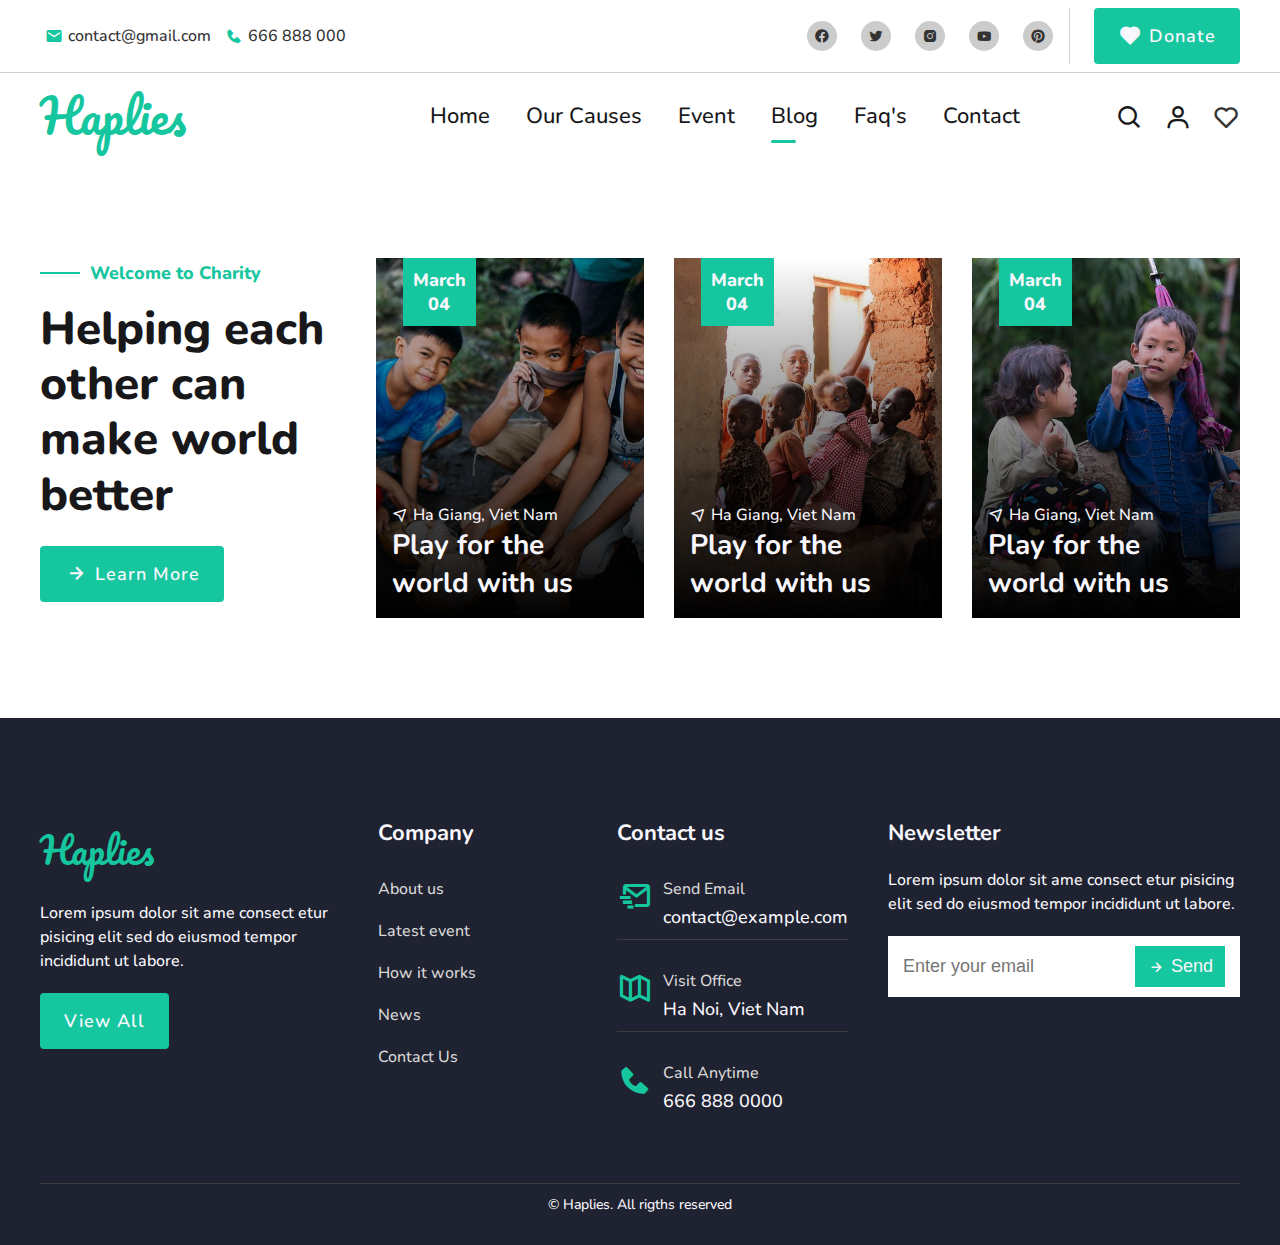
<file: blog.html>
<!DOCTYPE html>
<html lang="en">
<head>
    <meta charset="UTF-8">
    <meta http-equiv="X-UA-Compatible" content="IE=edge">
    <meta name="viewport" content="width=device-width, initial-scale=1.0">

    <!--=============== BOXICONS ===============-->
    <link rel="stylesheet" href="https://cdn.jsdelivr.net/npm/boxicons@latest/css/boxicons.min.css">

    <!-- Link Swiper's CSS -->
    <link
      rel="stylesheet"
      href="https://unpkg.com/swiper/swiper-bundle.min.css"
    />

    <!--=============== CSS ===============-->
    <link rel="stylesheet" href="assets/css/style.css">
    <link rel="stylesheet" href="./assets/css/slider.css">

    <link rel="shortcut icon" href="./assets/img/logo/Exclude.png" type="image/x-icon">

    <title>Nonprofit - Haplies</title>
</head>
<body>
    <!--=============== HEADER ===============-->
    <header class="header" id="header">
        <div class="box-shadow">
            <div class="top__bar container d-flex">
                <div class="top__info">
                    <a href="#" class="top__item">
                        <i class='bx bxs-envelope top__link-icon'></i>
                        <span class="top__link-text">contact@gmail.com</span>
                    </a>
                    <a href="#" class="top__item">
                        <i class='bx bxs-phone top__link-icon'></i>
                        <span class="top__link-text">666 888 000</span>
                    </a>
                </div>
    
                <div class="top__social">
                    <a href="" class="top__social-icon"><i class='bx bxl-facebook-circle' ></i></a>
                    <a href="" class="top__social-icon"><i class='bx bxl-twitter'></i></a>
                    <a href="" class="top__social-icon"><i class='bx bxl-instagram-alt'></i></a>
                    <a href="" class="top__social-icon"><i class='bx bxl-youtube'></i></a>
                    <a href="" class="top__social-icon"><i class='bx bxl-pinterest'></i></a>
                </div>
    
                <div class="top__donate">
                    <a href="#" class="button button--flex">
                        <i class='bx bxs-heart button__icon' ></i>
                        <span class="button__text">Donate</span>
                    </a>
                </div>
            </div>
        </div>

        <!-- nav bar -->
        <div id="fixed">
            <div class="nav__bar container">
                <a href="index.html" class="nav__logo">
                    <!-- <img src="./assets/img/logo/Exclude.png" alt="" class="nav__logo-img"> -->
                    Haplies
                </a>
    
                <div class="nav__menu" id="nav-menu">
                    <ul class="nav__list">
                        <li class="nav__item">
                            <a href="index.html" class="nav__link ">Home</a>
                        </li>
    
                        <li class="nav__item">
                            <a href="causes.html" class="nav__link ">Our Causes</a>
                        </li>
    
                        <li class="nav__item">
                            <a href="event.html" class="nav__link ">Event</a>
                        </li>
    
                        <li class="nav__item">
                            <a href="blog.html" class="nav__link active-link">Blog</a>
                        </li>
    
                        <li class="nav__item">
                            <a href="faq.html" class="nav__link">Faq's</a>
                        </li>
    
                        <li class="nav__item">
                            <a href="contact.html" class="nav__link">Contact</a>
                        </li>
                    </ul>
    
                    <div class="nav__close" id="nav-close">
                        <i class="bx bx-x"></i>
                    </div>
                </div>
    
                <div class="nav__btns">
                    <div class="nav__search" id="search-button">
                        <i class='bx bx-search'></i>
                    </div>
                    <div class="login__toggle" id="login-button">
                        <i class="bx bx-user"></i>
                    </div>
    
                    <div class="nav__wishlist" id="cart-wishlist">
                        <a href="#"><i class='bx bx-heart'></i></a>
                    </div>
    
                    <div class="nav__toggle" id="nav-toggle">
                        <i class="bx bx-grid-alt"></i>
                    </div>
                </div>
            </div>
        </div>

    </header>


    <!--=============== search ===============-->
    <div class="search" id="search">
        <div class="search__box">
            <form class="search__form" id="search__form">
                <div class="search-control">
                    <input type="search" placeholder="Search" id="search" class="search__input">
                    <input type="submit" value="Search" class="button__search">
                </div>
              </form>
        </div>
    </div>

    <!--=============== user ===============-->
    <div class="user" id="user">
        <div class="user__box sign__in" id="sign-in">
            <header class="user__header">
                
                <h4 class="signin active-login">Sign in</h4>
                <h4 class="signup" onclick="showSignup()">Sign up</h4>
                <i class="bx bx-x user__close" id="signin-close"></i>
            </header>
    
            <form action="" id="signin-form" class="form">

                <!-- email -->
                <div class="form-control">
                    <label for="email">Email</label>
                    <input type="text" placeholder="Email" id="signin-email">
                    <i class='bx bxs-check-circle'></i>
                    <i class='bx bx-error-circle' ></i>
                    <small class="">Email can't be blank</small>
                </div>
                <!-- password -->
                <div class="form-control">
                    <label for="password">Password</label>
                    <input type="password" placeholder="Password" id="signin-password">
                    <i class='bx bxs-check-circle'></i>
                    <i class='bx bx-error-circle' ></i>
                    <small class="">Password can't be blank</small>
                    <p class="signup"><a href="registration.html">Forgot password?</a></p>
                </div>

                <input type="submit" value="Login" id="sign-in-submit">
                <!-- login social -->
                <div class="login__social">
                    <div class="login-or">
                        <div class="social-hr"></div>
                        <span>Or</span>
                        <div class="social-hr"></div>
                    </div>
                    <div class="social__icon">
                        <a href="#" class="button button--flex social-btn btn-facebook">
                            <i class='bx bxl-facebook button__icon' ></i>
                            <span class="button__text">Facebook</span>
                        </a>
                        <a href="#" class="button button--flex social-btn btn-google">
                            <i class='bx bxl-google button__icon' ></i>
                            <span class="button__text">Goggle</span>
                        </a>
                    </div>
                </div>
            </form>
        </div>
        <div class="user__box sign__up" id="sign-up">
            <header class="user__header">
                
                <h4 class="signin" onclick="showSignin()">Sign in</h4>
                <h4 class="signup active-login">Sign up</h4>
                <i class="bx bx-x user__close" id="signup-close"></i>
            </header>
    
            <form action="" id="signup-form" class="form">
                <!-- user name -->
                <div class="form-control">
                    <label for="username">Username</label>
                    <input type="text" placeholder="Username" id="username">
                    <i class='bx bxs-check-circle'></i>
                    <i class='bx bx-error-circle' ></i>
                    <small class="">Username can't be blank</small>
                </div>
                <!-- email -->
                <div class="form-control">
                    <label for="email">Email</label>
                    <input type="text" placeholder="hello@gmail.com" id="email">
                    <i class='bx bxs-check-circle'></i>
                    <i class='bx bx-error-circle' ></i>
                    <small class="">Email can't be blank</small>
                </div>
                <!-- password -->
                <div class="form-control">
                    <label for="password">Password</label>
                    <input type="password" placeholder="Password" id="password">
                    <i class='bx bxs-check-circle'></i>
                    <i class='bx bx-error-circle' ></i>
                    <small class="">Password can't be blank</small>
                </div>
                <!-- user name -->
                <div class="form-control">
                    <label for="check-password">Password</label>
                    <input type="password" placeholder="Password" id="check-password">
                    <i class='bx bxs-check-circle'></i>
                    <i class='bx bx-error-circle' ></i>
                    <small class="">Password can't be blank</small>
                </div>
    
                <input type="submit" value="Sign Up" id="sign-up-submit">
                <p class="signup">Do not password<a href="registration.html">Sign up now</a></p>
            </form>
        </div>
    </div>

    <!--=============== MAIN ===============-->
    <main class="main">

        <!-- =============== Event ============== -->
        <section class="event section">
            <div class="container d-flex event__container">
                <div class="event__left">
                    <div class="welcome__sub-title sub-title"><span class="welcome__sub-title-hr sub-title-hr"></span> Welcome to Charity</div>
                    <h2 class="title">Helping each other can make world better</h2>
                    <a href="#" class="button button--flex">
                        <i class='bx bx-right-arrow-alt button__icon'></i>
                        <span class="button__text">Learn More</span>
                    </a>
                </div>
                <div class="event__right">
                    <div class="event__box">
                        <div class="event__card">
                            <div class="event__image">
                                <a href="#"><img src="./assets/img/event/event-6-600x650.jpg" href="#" alt=""></a>
                            </div>
                            <div class="event__date">
                                <span class="event__date-month">March</span>
                                <span class="event__date-day">04</span>
                            </div>
                            <div class="event__content">
                                <div class="event-location">
                                    <i class='bx bx-navigation'></i>
                                    Ha Giang, Viet Nam
                                </div>
                                <h4 class="event-title">Play for the world with us</h4>
                            </div>
                        </div>
                        <div class="event__card">
                            <div class="event__image">
                                <a href="#"><img src="./assets/img/event/event-5-600x650.jpg" href="#" alt=""></a>
                            </div>
                            <div class="event__date">
                                <span class="event__date-month">March</span>
                                <span class="event__date-day">04</span>
                            </div>
                            <div class="event__content">
                                <div class="event-location">
                                    <i class='bx bx-navigation'></i>
                                    Ha Giang, Viet Nam
                                </div>
                                <h4 class="event-title">Play for the world with us</h4>
                            </div>
                        </div>
                        <div class="event__card">
                            <div class="event__image">
                                <a href="#"><img src="./assets/img/event/event-4-600x650.jpg" href="#" alt=""></a>
                            </div>
                            <div class="event__date">
                                <span class="event__date-month">March</span>
                                <span class="event__date-day">04</span>
                            </div>
                            <div class="event__content">
                                <div class="event-location">
                                    <i class='bx bx-navigation'></i>
                                    Ha Giang, Viet Nam
                                </div>
                                <h4 class="event-title">Play for the world with us</h4>
                            </div>
                        </div>
                    </div>
                </div>
            </div>
        </section>

    </main>

    <!--=============== FOOTER ===============-->
    <footer class="footer section">
        <div class="footer__box container">
            <div class="footer-col-3">
                <a href="index.html" class="footer__logo">
                    Haplies
                </a>
                <p class="footer__desc">
                    Lorem ipsum dolor sit ame consect etur pisicing elit sed do eiusmod tempor incididunt ut labore.
                </p>
                <a href="#" class="button">
                    <span class="button__text">View All</span>
                </a>
            </div>
            <div class="footer-col-2">
                <a href="index.html" class="footer__heading">
                    Company
                </a>
                <ul class="footer__list">
                    <li class="footer__list-item"><a href="#">About us</a></li>
                    <li class="footer__list-item"><a href="#">Latest event</a></li>
                    <li class="footer__list-item"><a href="#">How it works</a></li>
                    <li class="footer__list-item"><a href="#">News</a></li>
                    <li class="footer__list-item"><a href="#">Contact Us</a></li>
                </ul>
            </div>
            <div class="footer-col-2">
                <a href="index.html" class="footer__heading">
                    Contact us
                </a>
                <div class="footer__contact">
                    <div class="footer__contact-box">
                        <div class="footer__contact-icon">
                            <i class='bx bx-mail-send' ></i>
                        </div>
                        <div class="footer__contact-text">
                            <div class="footer__contact-title">Send Email</div>
                            <div class="footer__contact-desc">contact@example.com</div>
                        </div>
                    </div>
                </div>
                <div class="footer__contact">
                    <div class="footer__contact-box">
                        <div class="footer__contact-icon">
                            <i class='bx bx-map-alt' ></i>
                        </div>
                        <div class="footer__contact-text">
                            <div class="footer__contact-title">Visit Office</div>
                            <div class="footer__contact-desc">Ha Noi, Viet Nam</div>
                        </div>
                    </div>
                </div>
                <div class="footer__contact">
                    <div class="footer__contact-box">
                        <div class="footer__contact-icon">
                            <i class='bx bxs-phone' ></i>
                        </div>
                        <div class="footer__contact-text">
                            <div class="footer__contact-title">Call Anytime</div>
                            <div class="footer__contact-desc">666 888 0000</div>
                        </div>
                    </div>
                </div>
            </div>
            <div class="footer-col-3">
                <a href="index.html" class="footer__heading">
                    Newsletter
                </a>
                <p class="footer__desc">
                    Lorem ipsum dolor sit ame consect etur pisicing elit sed do eiusmod tempor incididunt ut labore.
                </p>
                <div class="footer__subscribe">
                    <input type="email" placeholder="Enter your email" class="footer__input">

                    <button class="button button--flex footer__button">
                        <i class='bx bx-right-arrow-alt' ></i>
                        <span class="button__text">Send</span>
                    </button>
                </div>
            </div>
        </div>
        <p class="footer__copy">&#169; Haplies. All rigths reserved</p>
    </footer>

    <!--=============== SCROLL UP ===============-->
    <a href="#" class="scrollup" id="scroll-up">
        <i class="bx bx-up-arrow-alt scrollup__icon"></i>
    </a>
    <!--=============== STYLE SWITCHER ===============-->

    <!--=============== SWIPER JS ===============-->
    <script src="https://unpkg.com/swiper/swiper-bundle.min.js"></script>

    <!--=============== JS ===============-->
    <script src="./assets/js/main.js"></script>
    <script src="./assets/js/checkLogin.js"></script>
</body>
</html>
</file>
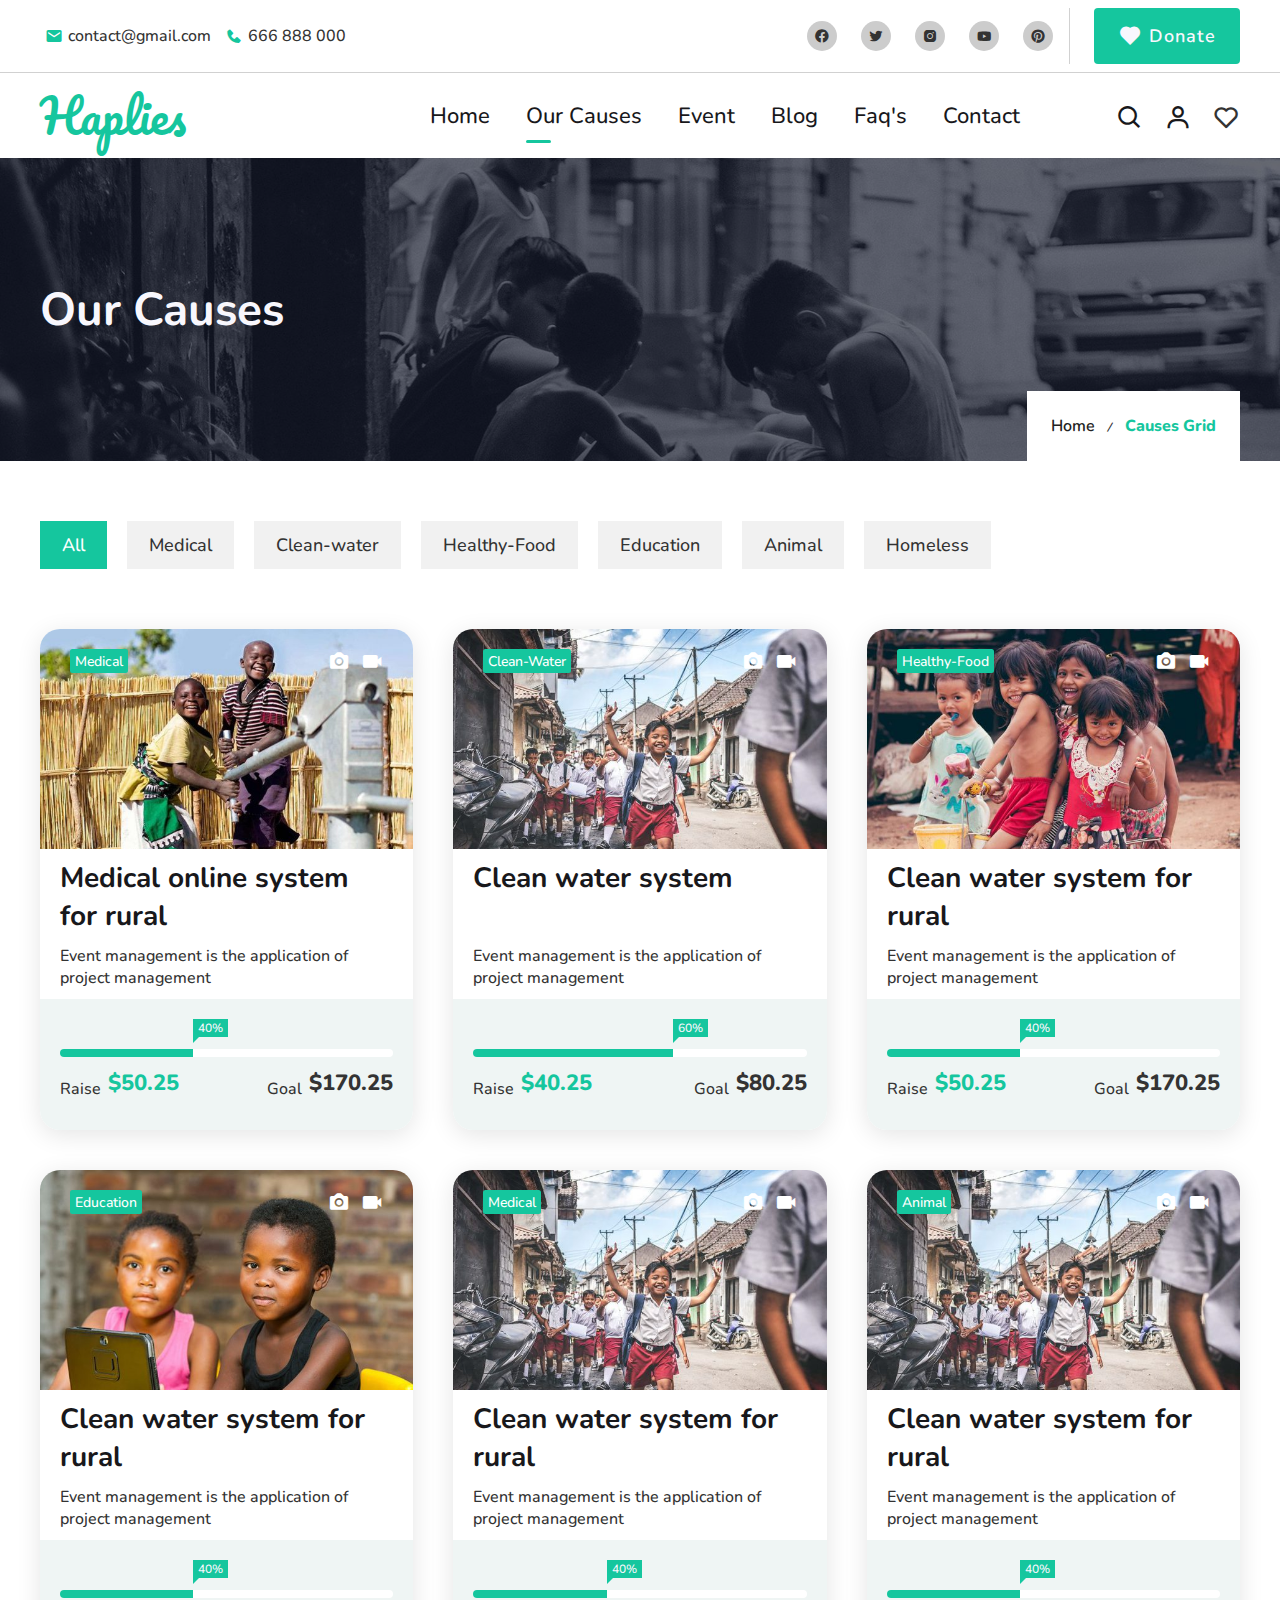
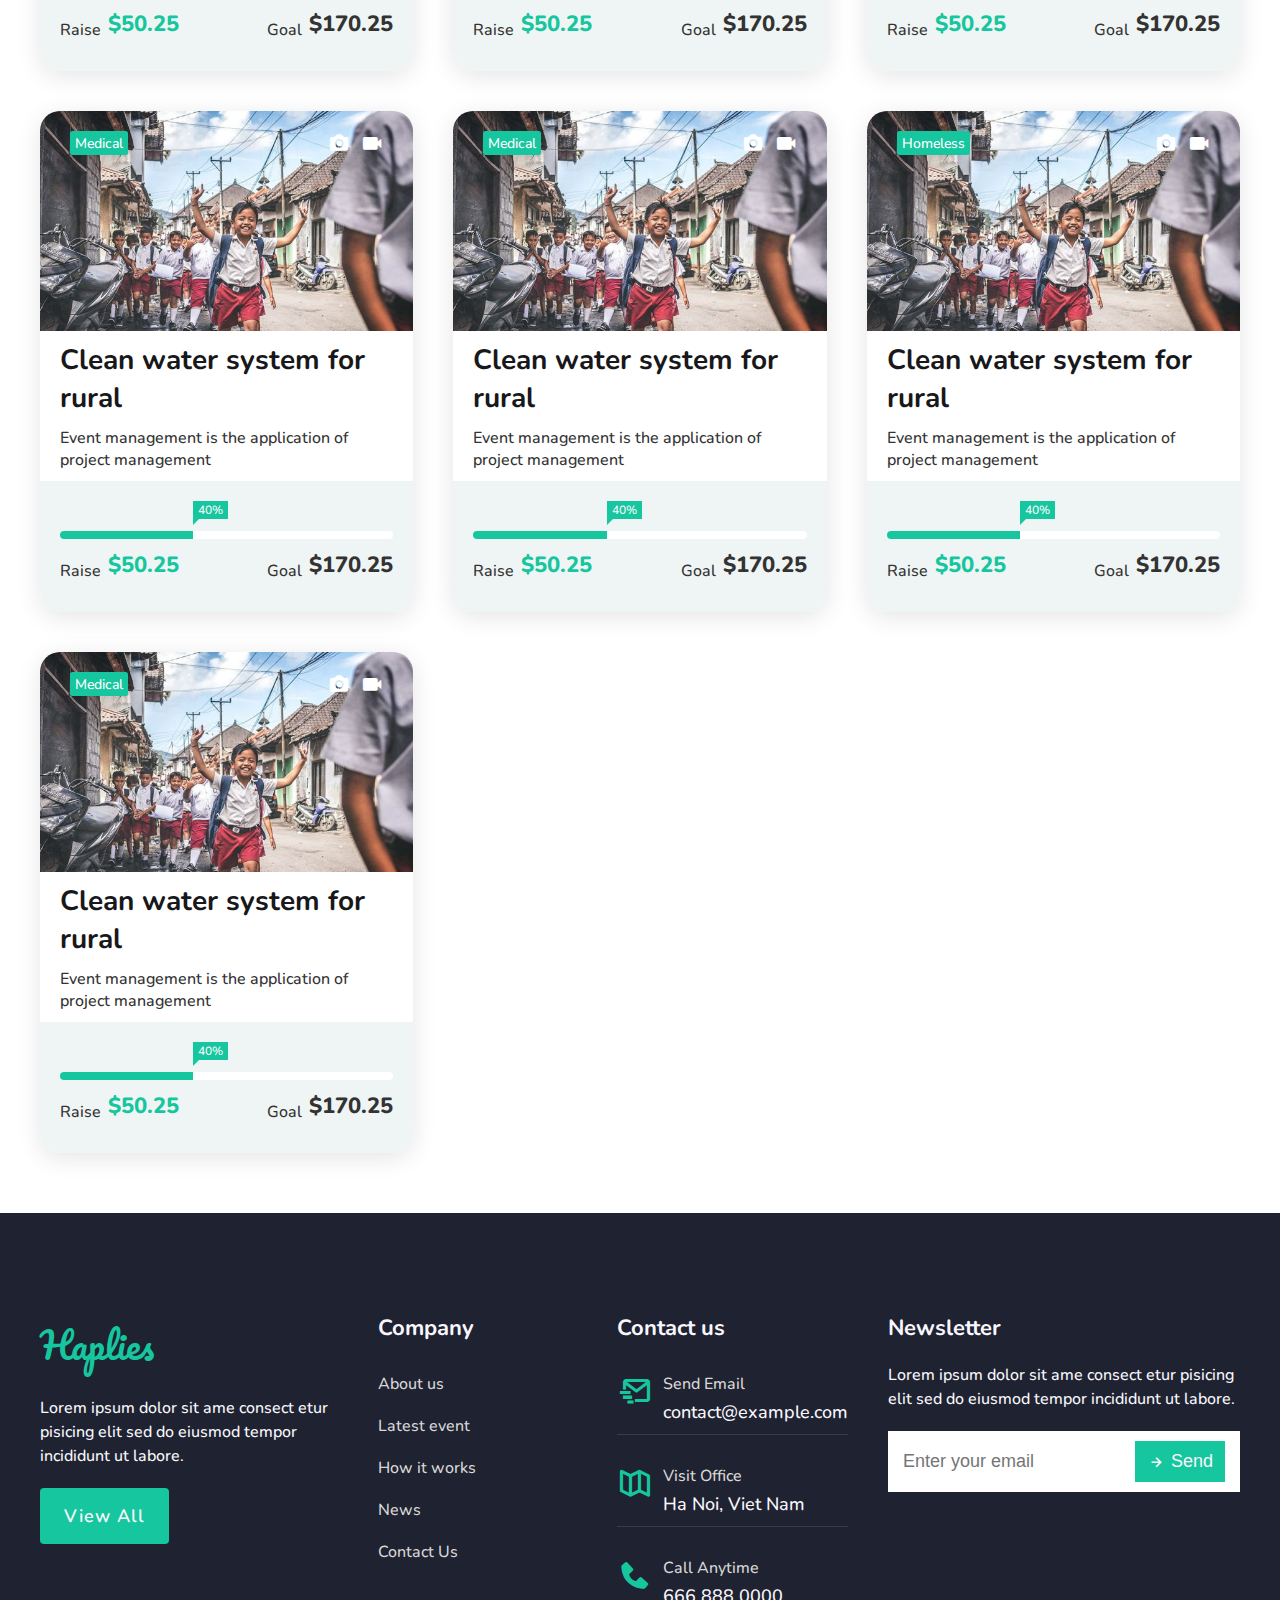
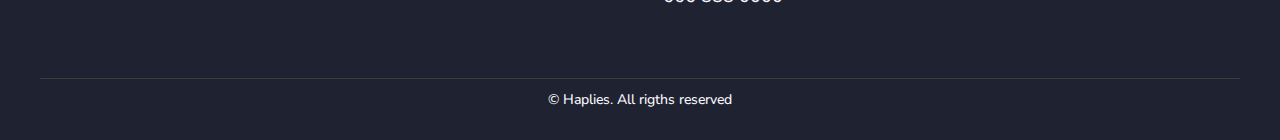
<file: causes.html>
<!DOCTYPE html>
<html lang="en">
<head>
    <meta charset="UTF-8">
    <meta http-equiv="X-UA-Compatible" content="IE=edge">
    <meta name="viewport" content="width=device-width, initial-scale=1.0">

    <!--=============== BOXICONS ===============-->
    <link rel="stylesheet" href="https://cdn.jsdelivr.net/npm/boxicons@latest/css/boxicons.min.css">

    <!-- Link Swiper's CSS -->
    <link
      rel="stylesheet"
      href="https://unpkg.com/swiper/swiper-bundle.min.css"
    />

    <!--=============== CSS ===============-->
    <link rel="stylesheet" href="assets/css/style.css">
    <link rel="stylesheet" href="./assets/css/slider.css">

    <link rel="shortcut icon" href="./assets/img/logo/Exclude.png" type="image/x-icon">

    <title>Nonprofit - Haplies</title>
</head>
<body>
    <!--=============== HEADER ===============-->
    <header class="header" id="header">
        <div class="box-shadow">
            <div class="top__bar container d-flex">
                <div class="top__info">
                    <a href="#" class="top__item">
                        <i class='bx bxs-envelope top__link-icon'></i>
                        <span class="top__link-text">contact@gmail.com</span>
                    </a>
                    <a href="#" class="top__item">
                        <i class='bx bxs-phone top__link-icon'></i>
                        <span class="top__link-text">666 888 000</span>
                    </a>
                </div>
    
                <div class="top__social">
                    <a href="" class="top__social-icon"><i class='bx bxl-facebook-circle' ></i></a>
                    <a href="" class="top__social-icon"><i class='bx bxl-twitter'></i></a>
                    <a href="" class="top__social-icon"><i class='bx bxl-instagram-alt'></i></a>
                    <a href="" class="top__social-icon"><i class='bx bxl-youtube'></i></a>
                    <a href="" class="top__social-icon"><i class='bx bxl-pinterest'></i></a>
                </div>
    
                <div class="top__donate">
                    <a href="#" class="button button--flex">
                        <i class='bx bxs-heart button__icon' ></i>
                        <span class="button__text">Donate</span>
                    </a>
                </div>
            </div>
        </div>

        <!-- nav bar -->
        <div id="fixed">
            <div class="nav__bar container">
                <a href="index.html" class="nav__logo">
                    <!-- <img src="./assets/img/logo/Exclude.png" alt="" class="nav__logo-img"> -->
                    Haplies
                </a>
    
                <div class="nav__menu" id="nav-menu">
                    <ul class="nav__list">
                        <li class="nav__item">
                            <a href="index.html" class="nav__link ">Home</a>
                        </li>
    
                        <li class="nav__item">
                            <a href="causes.html" class="nav__link active-link">Our Causes</a>
                        </li>
    
                        <li class="nav__item">
                            <a href="event.html" class="nav__link ">Event</a>
                        </li>
    
                        <li class="nav__item">
                            <a href="blog.html" class="nav__link ">Blog</a>
                        </li>
    
                        <li class="nav__item">
                            <a href="faq.html" class="nav__link ">Faq's</a>
                        </li>
    
                        <li class="nav__item">
                            <a href="contact.html" class="nav__link">Contact</a>
                        </li>
                    </ul>
    
                    <div class="nav__close" id="nav-close">
                        <i class="bx bx-x"></i>
                    </div>
                </div>
    
                <div class="nav__btns">
                    <div class="nav__search" id="search-button">
                        <i class='bx bx-search'></i>
                    </div>
                    <div class="login__toggle" id="login-button">
                        <i class="bx bx-user"></i>
                    </div>
    
                    <div class="nav__wishlist" id="cart-wishlist">
                        <a href="#"><i class='bx bx-heart'></i></a>
                    </div>
    
                    <div class="nav__toggle" id="nav-toggle">
                        <i class="bx bx-grid-alt"></i>
                    </div>
                </div>
            </div>
        </div>

    </header>


    <!--=============== search ===============-->
    <div class="search" id="search">
        <div class="search__box">
            <form class="search__form" id="search__form">
                <div class="search-control">
                    <input type="search" placeholder="Search" id="search" class="search__input">
                    <input type="submit" value="Search" class="button__search">
                </div>
              </form>
        </div>
    </div>

    <!--=============== user ===============-->
    <div class="user" id="user">
        <div class="user__box sign__in" id="sign-in">
            <header class="user__header">
                
                <h4 class="signin active-login">Sign in</h4>
                <h4 class="signup" onclick="showSignup()">Sign up</h4>
                <i class="bx bx-x user__close" id="signin-close"></i>
            </header>
    
            <form action="" id="signin-form" class="form">

                <!-- email -->
                <div class="form-control">
                    <label for="email">Email</label>
                    <input type="text" placeholder="Email" id="signin-email">
                    <i class='bx bxs-check-circle'></i>
                    <i class='bx bx-error-circle' ></i>
                    <small class="">Email can't be blank</small>
                </div>
                <!-- password -->
                <div class="form-control">
                    <label for="password">Password</label>
                    <input type="password" placeholder="Password" id="signin-password">
                    <i class='bx bxs-check-circle'></i>
                    <i class='bx bx-error-circle' ></i>
                    <small class="">Password can't be blank</small>
                    <p class="signup"><a href="registration.html">Forgot password?</a></p>
                </div>

                <input type="submit" value="Login" id="sign-in-submit">
                <!-- login social -->
                <div class="login__social">
                    <div class="login-or">
                        <div class="social-hr"></div>
                        <span>Or</span>
                        <div class="social-hr"></div>
                    </div>
                    <div class="social__icon">
                        <a href="#" class="button button--flex social-btn btn-facebook">
                            <i class='bx bxl-facebook button__icon' ></i>
                            <span class="button__text">Facebook</span>
                        </a>
                        <a href="#" class="button button--flex social-btn btn-google">
                            <i class='bx bxl-google button__icon' ></i>
                            <span class="button__text">Goggle</span>
                        </a>
                    </div>
                </div>
            </form>
        </div>
        <div class="user__box sign__up" id="sign-up">
            <header class="user__header">
                
                <h4 class="signin" onclick="showSignin()">Sign in</h4>
                <h4 class="signup active-login">Sign up</h4>
                <i class="bx bx-x user__close" id="signup-close"></i>
            </header>
    
            <form action="" id="signup-form" class="form">
                <!-- user name -->
                <div class="form-control">
                    <label for="username">Username</label>
                    <input type="text" placeholder="Username" id="username">
                    <i class='bx bxs-check-circle'></i>
                    <i class='bx bx-error-circle' ></i>
                    <small class="">Username can't be blank</small>
                </div>
                <!-- email -->
                <div class="form-control">
                    <label for="email">Email</label>
                    <input type="text" placeholder="hello@gmail.com" id="email">
                    <i class='bx bxs-check-circle'></i>
                    <i class='bx bx-error-circle' ></i>
                    <small class="">Email can't be blank</small>
                </div>
                <!-- password -->
                <div class="form-control">
                    <label for="password">Password</label>
                    <input type="password" placeholder="Password" id="password">
                    <i class='bx bxs-check-circle'></i>
                    <i class='bx bx-error-circle' ></i>
                    <small class="">Password can't be blank</small>
                </div>
                <!-- user name -->
                <div class="form-control">
                    <label for="check-password">Password</label>
                    <input type="password" placeholder="Password" id="check-password">
                    <i class='bx bxs-check-circle'></i>
                    <i class='bx bx-error-circle' ></i>
                    <small class="">Password can't be blank</small>
                </div>
    
                <input type="submit" value="Sign Up" id="sign-up-submit">
                <p class="signup">Do not password<a href="registration.html">Sign up now</a></p>
            </form>
        </div>
    </div>

    <!--=============== MAIN ===============-->
    <main class="main">

        <!-- breadcrumb  -->
        <section class="breadcrumb">
            <div class="breadcrumb-overlay">
            </div>
            <div class="breadcrumb__main">
                <div class="container">
                    <div class="breadcrumb__text">
                        <h2 class="breadcrumb__heading">Our Causes</h2>
                        <ul class="breadcrumb__page">
                            <li><a href="index.html">Home</a></li>
                            &#824
                            <li><a href="index.html">Causes Grid</a></li>
                        </ul>
                    </div>
                </div>
            </div>
        </section>

        <!-- ================ Product =============== -->
        <div class="causes">
            <div class="container">
                <div class="causes__filter-list" id="myBtnContainer" >
                    <!-- <i class='bx bx-category causes__filter-icon'></i> -->
                    <span class="causes__filter-item active" onclick="filterProduct('all')">All</span>
                    <span class="causes__filter-item" onclick="filterProduct('medical')">Medical</span>
                    <span class="causes__filter-item" onclick="filterProduct('clean-water')">Clean-water</span>
                    <span class="causes__filter-item" onclick="filterProduct('healthy-food')">Healthy-Food</span>
                    <span class="causes__filter-item" onclick="filterProduct('education')" >Education</span>
                    <span class="causes__filter-item" onclick="filterProduct('animal')">Animal</span>
                    <span class="causes__filter-item" onclick="filterProduct('homeless')">Homeless</span>
                </div>
            </div>

            <div class="container">
                <div class="causes__gallery gallery" >
                    <!-- <a class="product__card" href="#" data-name="medical">
                        <div class="product__content">
                            <div class="product__tag">Water Child</div>
                            <div class="product__icon">
                                <i class='bx bxs-camera'></i>
                                <i class='bx bxs-video' ></i>
                            </div>
                            <div class="product__img"><img src="./assets/img/product/donate-9.jpg" alt=""></div>
                            <div class="product__main">
                                <h4 class="product__title">
                                    Clean water system for rural
                                </h4>
                                <span class="product__subtitle">Event management is the application of project management </span>
                            </div>
                            <div class="product__range">
                                <div class="product__prices">
                                    <div class="product__progress">
                                        <div class="progress__bar" style="width: 73%;">
                                            <div class="progress__count">
                                                <div class="count-text" data-speed="2000" data-stop="73">73.23%</div>
                                            </div>
                                        </div>
                                    </div>

                                    <div class="product__price">
                                        <div class="product__price-raise">
                                            Raise <p class="product__price-raise-text">$24.99</p>
                                        </div>
                                        <div class="product__price-goal">
                                            Goal <p class="product__price-goal-text">$124.99</p>
                                        </div>
                                        
                                    </div>
                                </div>
                            </div>
                        </div>
                    </a>

                    <a class="product__card" href="#" data-name="healthy-food">
                        <div class="product__content">
                            <div class="product__tag">Water Child</div>
                            <div class="product__icon">
                                <i class='bx bxs-camera'></i>
                                <i class='bx bxs-video' ></i>
                            </div>
                            <div class="product__img"><img src="./assets/img/product/donate-9.jpg" alt=""></div>
                            <div class="product__main">
                                <h4 class="product__title">
                                    Clean water system for rural
                                </h4>
                                <span class="product__subtitle">Event management is the application of project management </span>
                            </div>
                            <div class="product__range">
                                <div class="product__prices">
                                    <div class="product__progress">
                                        <div class="progress__bar" style="width: 73%;">
                                            <div class="progress__count">
                                                <div class="count-text" data-speed="2000" data-stop="73">73.23%</div>
                                            </div>
                                        </div>
                                    </div>

                                    <div class="product__price">
                                        <div class="product__price-raise">
                                            Raise <p class="product__price-raise-text">$24.99</p>
                                        </div>
                                        <div class="product__price-goal">
                                            Goal <p class="product__price-goal-text">$124.99</p>
                                        </div>
                                        
                                    </div>
                                </div>
                            </div>
                        </div>

                    </a>
                    <a class="product__card" href="#" data-name="eucation">
                        <div class="product__content">
                            <div class="product__tag">Water Child</div>
                            <div class="product__icon">
                                <i class='bx bxs-camera'></i>
                                <i class='bx bxs-video' ></i>
                            </div>
                            <div class="product__img"><img src="./assets/img/product/donate-9.jpg" alt=""></div>
                            <div class="product__main">
                                <h4 class="product__title">
                                    Clean water system for rural
                                </h4>
                                <span class="product__subtitle">Event management is the application of project management </span>
                            </div>
                            <div class="product__range">
                                <div class="product__prices">
                                    <div class="product__progress">
                                        <div class="progress__bar" style="width: 73%;">
                                            <div class="progress__count">
                                                <div class="count-text" data-speed="2000" data-stop="73">73.23%</div>
                                            </div>
                                        </div>
                                    </div>

                                    <div class="product__price">
                                        <div class="product__price-raise">
                                            Raise <p class="product__price-raise-text">$24.99</p>
                                        </div>
                                        <div class="product__price-goal">
                                            Goal <p class="product__price-goal-text">$124.99</p>
                                        </div>
                                        
                                    </div>
                                </div>
                            </div>
                        </div>

                    </a>
                    <a class="product__card" href="#" data-name="Homeless">
                        <div class="product__content">
                            <div class="product__tag">Water Child</div>
                            <div class="product__icon">
                                <i class='bx bxs-camera'></i>
                                <i class='bx bxs-video' ></i>
                            </div>
                            <div class="product__img"><img src="./assets/img/product/donate-9.jpg" alt=""></div>
                            <div class="product__main">
                                <h4 class="product__title">
                                    Clean water system for rural
                                </h4>
                                <span class="product__subtitle">Event management is the application of project management </span>
                            </div>
                            <div class="product__range">
                                <div class="product__prices">
                                    <div class="product__progress">
                                        <div class="progress__bar" style="width: 73%;">
                                            <div class="progress__count">
                                                <div class="count-text" data-speed="2000" data-stop="73">73.23%</div>
                                            </div>
                                        </div>
                                    </div>

                                    <div class="product__price">
                                        <div class="product__price-raise">
                                            Raise <p class="product__price-raise-text">$24.99</p>
                                        </div>
                                        <div class="product__price-goal">
                                            Goal <p class="product__price-goal-text">$124.99</p>
                                        </div>
                                        
                                    </div>
                                </div>
                            </div>
                        </div>

                    </a> -->
                </div>
            </div>
        </div>
    </main>

    <!--=============== FOOTER ===============-->
    <footer class="footer section">
        <div class="footer__box container">
            <div class="footer-col-3">
                <a href="index.html" class="footer__logo">
                    Haplies
                </a>
                <p class="footer__desc">
                    Lorem ipsum dolor sit ame consect etur pisicing elit sed do eiusmod tempor incididunt ut labore.
                </p>
                <a href="#" class="button">
                    <span class="button__text">View All</span>
                </a>
            </div>
            <div class="footer-col-2">
                <a href="index.html" class="footer__heading">
                    Company
                </a>
                <ul class="footer__list">
                    <li class="footer__list-item"><a href="#">About us</a></li>
                    <li class="footer__list-item"><a href="#">Latest event</a></li>
                    <li class="footer__list-item"><a href="#">How it works</a></li>
                    <li class="footer__list-item"><a href="#">News</a></li>
                    <li class="footer__list-item"><a href="#">Contact Us</a></li>
                </ul>
            </div>
            <div class="footer-col-2">
                <a href="index.html" class="footer__heading">
                    Contact us
                </a>
                <div class="footer__contact">
                    <div class="footer__contact-box">
                        <div class="footer__contact-icon">
                            <i class='bx bx-mail-send' ></i>
                        </div>
                        <div class="footer__contact-text">
                            <div class="footer__contact-title">Send Email</div>
                            <div class="footer__contact-desc">contact@example.com</div>
                        </div>
                    </div>
                </div>
                <div class="footer__contact">
                    <div class="footer__contact-box">
                        <div class="footer__contact-icon">
                            <i class='bx bx-map-alt' ></i>
                        </div>
                        <div class="footer__contact-text">
                            <div class="footer__contact-title">Visit Office</div>
                            <div class="footer__contact-desc">Ha Noi, Viet Nam</div>
                        </div>
                    </div>
                </div>
                <div class="footer__contact">
                    <div class="footer__contact-box">
                        <div class="footer__contact-icon">
                            <i class='bx bxs-phone' ></i>
                        </div>
                        <div class="footer__contact-text">
                            <div class="footer__contact-title">Call Anytime</div>
                            <div class="footer__contact-desc">666 888 0000</div>
                        </div>
                    </div>
                </div>
            </div>
            <div class="footer-col-3">
                <a href="index.html" class="footer__heading">
                    Newsletter
                </a>
                <p class="footer__desc">
                    Lorem ipsum dolor sit ame consect etur pisicing elit sed do eiusmod tempor incididunt ut labore.
                </p>
                <div class="footer__subscribe">
                    <input type="email" placeholder="Enter your email" class="footer__input">

                    <button class="button button--flex footer__button">
                        <i class='bx bx-right-arrow-alt' ></i>
                        <span class="button__text">Send</span>
                    </button>
                </div>
            </div>
        </div>
        <p class="footer__copy">&#169; Haplies. All rigths reserved</p>
    </footer>

    <!--=============== SCROLL UP ===============-->
    <a href="#" class="scrollup" id="scroll-up">
        <i class="bx bx-up-arrow-alt scrollup__icon"></i>
    </a>
    <!--=============== STYLE SWITCHER ===============-->
    <script src="./assets/js/categories.js"></script>

    <script src="./loadjson.js"></script>
    <!--=============== SWIPER JS ===============-->
    <script src="https://unpkg.com/swiper/swiper-bundle.min.js"></script>

    <!--=============== JS ===============-->
    <script src="./assets/js/main.js"></script>
    <script src="./assets/js/checkLogin.js"></script>
</body>
</html>
</file>
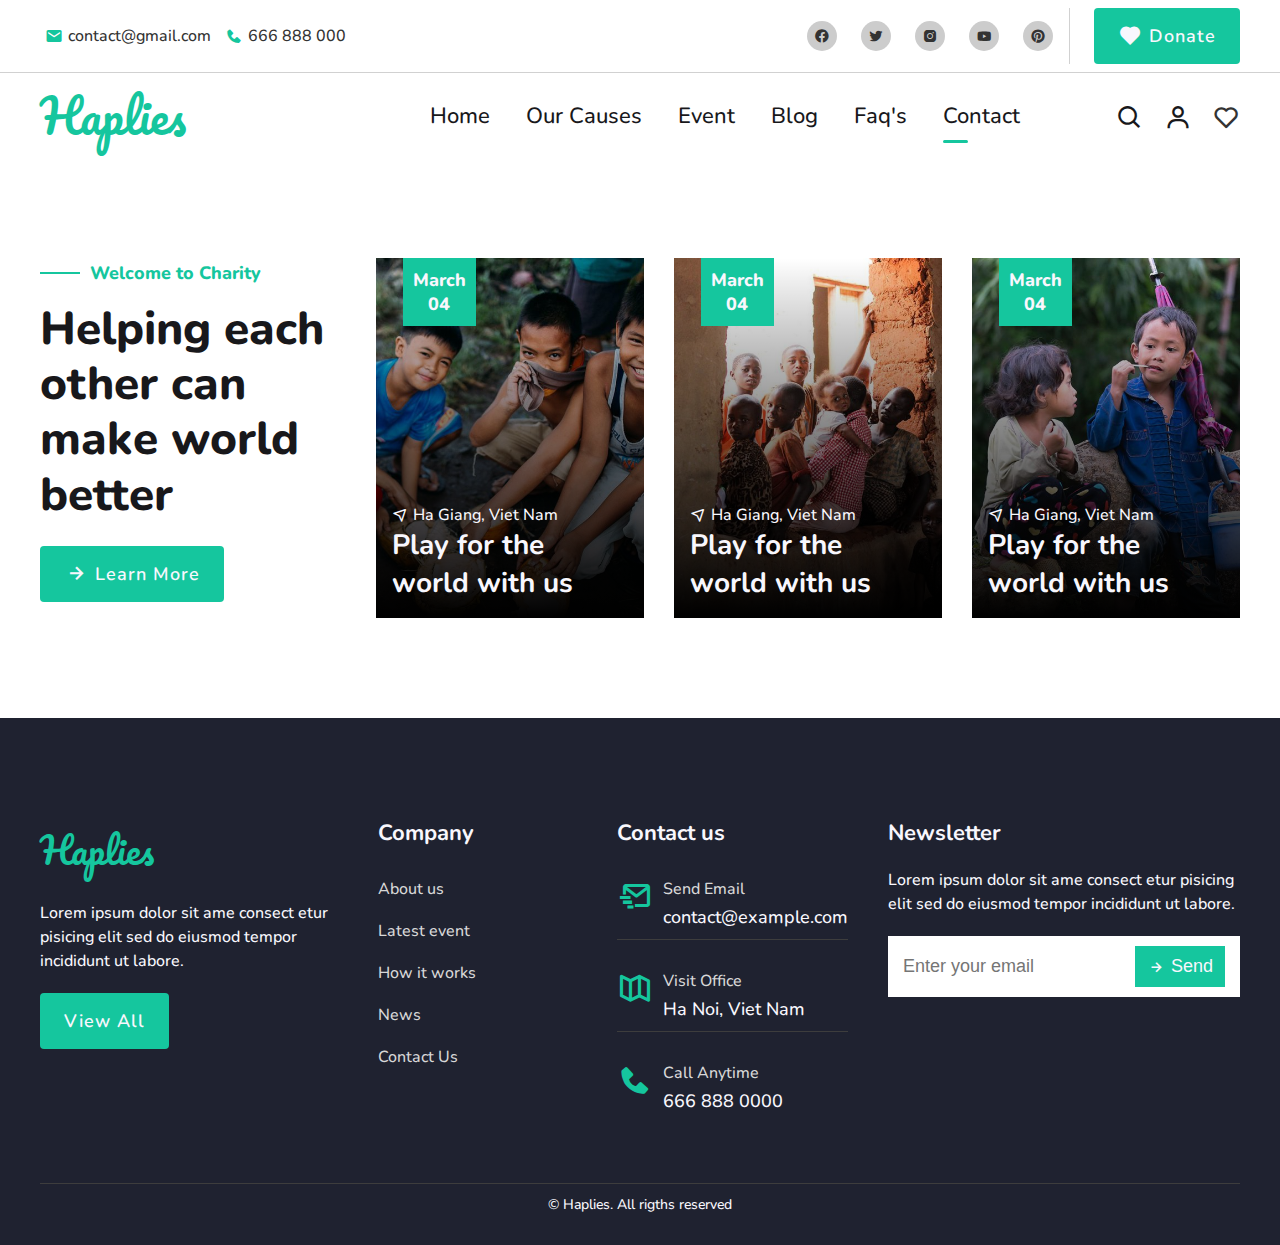
<file: contact.html>
<!DOCTYPE html>
<html lang="en">
<head>
    <meta charset="UTF-8">
    <meta http-equiv="X-UA-Compatible" content="IE=edge">
    <meta name="viewport" content="width=device-width, initial-scale=1.0">

    <!--=============== BOXICONS ===============-->
    <link rel="stylesheet" href="https://cdn.jsdelivr.net/npm/boxicons@latest/css/boxicons.min.css">

    <!-- Link Swiper's CSS -->
    <link
      rel="stylesheet"
      href="https://unpkg.com/swiper/swiper-bundle.min.css"
    />

    <!--=============== CSS ===============-->
    <link rel="stylesheet" href="assets/css/style.css">
    <link rel="stylesheet" href="./assets/css/slider.css">

    <link rel="shortcut icon" href="./assets/img/logo/Exclude.png" type="image/x-icon">

    <title>Nonprofit - Haplies</title>
</head>
<body>
    <!--=============== HEADER ===============-->
    <header class="header" id="header">
        <div class="box-shadow">
            <div class="top__bar container d-flex">
                <div class="top__info">
                    <a href="#" class="top__item">
                        <i class='bx bxs-envelope top__link-icon'></i>
                        <span class="top__link-text">contact@gmail.com</span>
                    </a>
                    <a href="#" class="top__item">
                        <i class='bx bxs-phone top__link-icon'></i>
                        <span class="top__link-text">666 888 000</span>
                    </a>
                </div>
    
                <div class="top__social">
                    <a href="" class="top__social-icon"><i class='bx bxl-facebook-circle' ></i></a>
                    <a href="" class="top__social-icon"><i class='bx bxl-twitter'></i></a>
                    <a href="" class="top__social-icon"><i class='bx bxl-instagram-alt'></i></a>
                    <a href="" class="top__social-icon"><i class='bx bxl-youtube'></i></a>
                    <a href="" class="top__social-icon"><i class='bx bxl-pinterest'></i></a>
                </div>
    
                <div class="top__donate">
                    <a href="#" class="button button--flex">
                        <i class='bx bxs-heart button__icon' ></i>
                        <span class="button__text">Donate</span>
                    </a>
                </div>
            </div>
        </div>

        <!-- nav bar -->
        <div id="fixed">
            <div class="nav__bar container">
                <a href="index.html" class="nav__logo">
                    <!-- <img src="./assets/img/logo/Exclude.png" alt="" class="nav__logo-img"> -->
                    Haplies
                </a>
    
                <div class="nav__menu" id="nav-menu">
                    <ul class="nav__list">
                        <li class="nav__item">
                            <a href="index.html" class="nav__link ">Home</a>
                        </li>
    
                        <li class="nav__item">
                            <a href="causes.html" class="nav__link ">Our Causes</a>
                        </li>
    
                        <li class="nav__item">
                            <a href="event.html" class="nav__link ">Event</a>
                        </li>
    
                        <li class="nav__item">
                            <a href="blog.html" class="nav__link ">Blog</a>
                        </li>
    
                        <li class="nav__item">
                            <a href="faq.html" class="nav__link ">Faq's</a>
                        </li>
    
                        <li class="nav__item">
                            <a href="contact.html" class="nav__link active-link">Contact</a>
                        </li>
                    </ul>
    
                    <div class="nav__close" id="nav-close">
                        <i class="bx bx-x"></i>
                    </div>
                </div>
    
                <div class="nav__btns">
                    <div class="nav__search" id="search-button">
                        <i class='bx bx-search'></i>
                    </div>
                    <div class="login__toggle" id="login-button">
                        <i class="bx bx-user"></i>
                    </div>
    
                    <div class="nav__wishlist" id="cart-wishlist">
                        <a href="#"><i class='bx bx-heart'></i></a>
                    </div>
    
                    <div class="nav__toggle" id="nav-toggle">
                        <i class="bx bx-grid-alt"></i>
                    </div>
                </div>
            </div>
        </div>

    </header>


    <!--=============== search ===============-->
    <div class="search" id="search">
        <div class="search__box">
            <form class="search__form" id="search__form">
                <div class="search-control">
                    <input type="search" placeholder="Search" id="search" class="search__input">
                    <input type="submit" value="Search" class="button__search">
                </div>
              </form>
        </div>
    </div>

    <!--=============== user ===============-->
    <div class="user" id="user">
        <div class="user__box sign__in" id="sign-in">
            <header class="user__header">
                
                <h4 class="signin active-login">Sign in</h4>
                <h4 class="signup" onclick="showSignup()">Sign up</h4>
                <i class="bx bx-x user__close" id="signin-close"></i>
            </header>
    
            <form action="" id="signin-form" class="form">

                <!-- email -->
                <div class="form-control">
                    <label for="email">Email</label>
                    <input type="text" placeholder="Email" id="signin-email">
                    <i class='bx bxs-check-circle'></i>
                    <i class='bx bx-error-circle' ></i>
                    <small class="">Email can't be blank</small>
                </div>
                <!-- password -->
                <div class="form-control">
                    <label for="password">Password</label>
                    <input type="password" placeholder="Password" id="signin-password">
                    <i class='bx bxs-check-circle'></i>
                    <i class='bx bx-error-circle' ></i>
                    <small class="">Password can't be blank</small>
                    <p class="signup"><a href="registration.html">Forgot password?</a></p>
                </div>

                <input type="submit" value="Login" id="sign-in-submit">
                <!-- login social -->
                <div class="login__social">
                    <div class="login-or">
                        <div class="social-hr"></div>
                        <span>Or</span>
                        <div class="social-hr"></div>
                    </div>
                    <div class="social__icon">
                        <a href="#" class="button button--flex social-btn btn-facebook">
                            <i class='bx bxl-facebook button__icon' ></i>
                            <span class="button__text">Facebook</span>
                        </a>
                        <a href="#" class="button button--flex social-btn btn-google">
                            <i class='bx bxl-google button__icon' ></i>
                            <span class="button__text">Goggle</span>
                        </a>
                    </div>
                </div>
            </form>
        </div>
        <div class="user__box sign__up" id="sign-up">
            <header class="user__header">
                
                <h4 class="signin" onclick="showSignin()">Sign in</h4>
                <h4 class="signup active-login">Sign up</h4>
                <i class="bx bx-x user__close" id="signup-close"></i>
            </header>
    
            <form action="" id="signup-form" class="form">
                <!-- user name -->
                <div class="form-control">
                    <label for="username">Username</label>
                    <input type="text" placeholder="Username" id="username">
                    <i class='bx bxs-check-circle'></i>
                    <i class='bx bx-error-circle' ></i>
                    <small class="">Username can't be blank</small>
                </div>
                <!-- email -->
                <div class="form-control">
                    <label for="email">Email</label>
                    <input type="text" placeholder="hello@gmail.com" id="email">
                    <i class='bx bxs-check-circle'></i>
                    <i class='bx bx-error-circle' ></i>
                    <small class="">Email can't be blank</small>
                </div>
                <!-- password -->
                <div class="form-control">
                    <label for="password">Password</label>
                    <input type="password" placeholder="Password" id="password">
                    <i class='bx bxs-check-circle'></i>
                    <i class='bx bx-error-circle' ></i>
                    <small class="">Password can't be blank</small>
                </div>
                <!-- user name -->
                <div class="form-control">
                    <label for="check-password">Password</label>
                    <input type="password" placeholder="Password" id="check-password">
                    <i class='bx bxs-check-circle'></i>
                    <i class='bx bx-error-circle' ></i>
                    <small class="">Password can't be blank</small>
                </div>
    
                <input type="submit" value="Sign Up" id="sign-up-submit">
                <p class="signup">Do not password<a href="registration.html">Sign up now</a></p>
            </form>
        </div>
    </div>

    <!--=============== MAIN ===============-->
    <main class="main">

        <!-- =============== Event ============== -->
        <section class="event section">
            <div class="container d-flex event__container">
                <div class="event__left">
                    <div class="welcome__sub-title sub-title"><span class="welcome__sub-title-hr sub-title-hr"></span> Welcome to Charity</div>
                    <h2 class="title">Helping each other can make world better</h2>
                    <a href="#" class="button button--flex">
                        <i class='bx bx-right-arrow-alt button__icon'></i>
                        <span class="button__text">Learn More</span>
                    </a>
                </div>
                <div class="event__right">
                    <div class="event__box">
                        <div class="event__card">
                            <div class="event__image">
                                <a href="#"><img src="./assets/img/event/event-6-600x650.jpg" href="#" alt=""></a>
                            </div>
                            <div class="event__date">
                                <span class="event__date-month">March</span>
                                <span class="event__date-day">04</span>
                            </div>
                            <div class="event__content">
                                <div class="event-location">
                                    <i class='bx bx-navigation'></i>
                                    Ha Giang, Viet Nam
                                </div>
                                <h4 class="event-title">Play for the world with us</h4>
                            </div>
                        </div>
                        <div class="event__card">
                            <div class="event__image">
                                <a href="#"><img src="./assets/img/event/event-5-600x650.jpg" href="#" alt=""></a>
                            </div>
                            <div class="event__date">
                                <span class="event__date-month">March</span>
                                <span class="event__date-day">04</span>
                            </div>
                            <div class="event__content">
                                <div class="event-location">
                                    <i class='bx bx-navigation'></i>
                                    Ha Giang, Viet Nam
                                </div>
                                <h4 class="event-title">Play for the world with us</h4>
                            </div>
                        </div>
                        <div class="event__card">
                            <div class="event__image">
                                <a href="#"><img src="./assets/img/event/event-4-600x650.jpg" href="#" alt=""></a>
                            </div>
                            <div class="event__date">
                                <span class="event__date-month">March</span>
                                <span class="event__date-day">04</span>
                            </div>
                            <div class="event__content">
                                <div class="event-location">
                                    <i class='bx bx-navigation'></i>
                                    Ha Giang, Viet Nam
                                </div>
                                <h4 class="event-title">Play for the world with us</h4>
                            </div>
                        </div>
                    </div>
                </div>
            </div>
        </section>

    </main>

    <!--=============== FOOTER ===============-->
    <footer class="footer section">
        <div class="footer__box container">
            <div class="footer-col-3">
                <a href="index.html" class="footer__logo">
                    Haplies
                </a>
                <p class="footer__desc">
                    Lorem ipsum dolor sit ame consect etur pisicing elit sed do eiusmod tempor incididunt ut labore.
                </p>
                <a href="#" class="button">
                    <span class="button__text">View All</span>
                </a>
            </div>
            <div class="footer-col-2">
                <a href="index.html" class="footer__heading">
                    Company
                </a>
                <ul class="footer__list">
                    <li class="footer__list-item"><a href="#">About us</a></li>
                    <li class="footer__list-item"><a href="#">Latest event</a></li>
                    <li class="footer__list-item"><a href="#">How it works</a></li>
                    <li class="footer__list-item"><a href="#">News</a></li>
                    <li class="footer__list-item"><a href="#">Contact Us</a></li>
                </ul>
            </div>
            <div class="footer-col-2">
                <a href="index.html" class="footer__heading">
                    Contact us
                </a>
                <div class="footer__contact">
                    <div class="footer__contact-box">
                        <div class="footer__contact-icon">
                            <i class='bx bx-mail-send' ></i>
                        </div>
                        <div class="footer__contact-text">
                            <div class="footer__contact-title">Send Email</div>
                            <div class="footer__contact-desc">contact@example.com</div>
                        </div>
                    </div>
                </div>
                <div class="footer__contact">
                    <div class="footer__contact-box">
                        <div class="footer__contact-icon">
                            <i class='bx bx-map-alt' ></i>
                        </div>
                        <div class="footer__contact-text">
                            <div class="footer__contact-title">Visit Office</div>
                            <div class="footer__contact-desc">Ha Noi, Viet Nam</div>
                        </div>
                    </div>
                </div>
                <div class="footer__contact">
                    <div class="footer__contact-box">
                        <div class="footer__contact-icon">
                            <i class='bx bxs-phone' ></i>
                        </div>
                        <div class="footer__contact-text">
                            <div class="footer__contact-title">Call Anytime</div>
                            <div class="footer__contact-desc">666 888 0000</div>
                        </div>
                    </div>
                </div>
            </div>
            <div class="footer-col-3">
                <a href="index.html" class="footer__heading">
                    Newsletter
                </a>
                <p class="footer__desc">
                    Lorem ipsum dolor sit ame consect etur pisicing elit sed do eiusmod tempor incididunt ut labore.
                </p>
                <div class="footer__subscribe">
                    <input type="email" placeholder="Enter your email" class="footer__input">

                    <button class="button button--flex footer__button">
                        <i class='bx bx-right-arrow-alt' ></i>
                        <span class="button__text">Send</span>
                    </button>
                </div>
            </div>
        </div>
        <p class="footer__copy">&#169; Haplies. All rigths reserved</p>
    </footer>

    <!--=============== SCROLL UP ===============-->
    <a href="#" class="scrollup" id="scroll-up">
        <i class="bx bx-up-arrow-alt scrollup__icon"></i>
    </a>
    <!--=============== STYLE SWITCHER ===============-->

    <!--=============== SWIPER JS ===============-->
    <script src="https://unpkg.com/swiper/swiper-bundle.min.js"></script>

    <!--=============== JS ===============-->
    <script src="./assets/js/main.js"></script>
    <script src="./assets/js/checkLogin.js"></script>
</body>
</html>
</file>
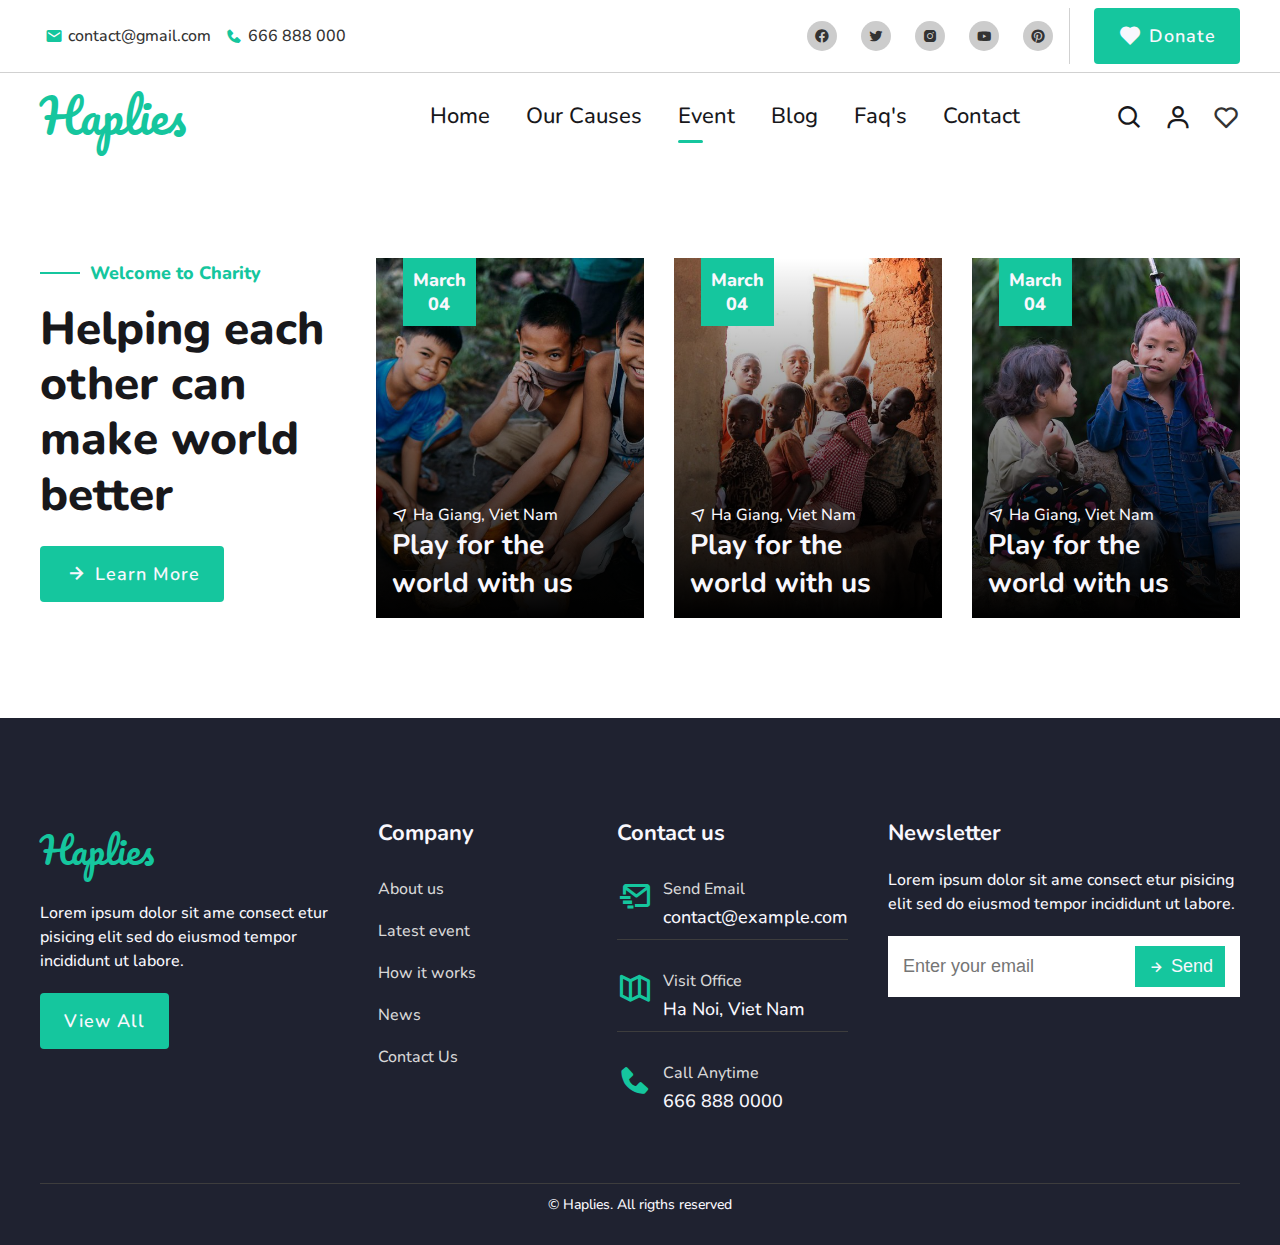
<file: event.html>
<!DOCTYPE html>
<html lang="en">
<head>
    <meta charset="UTF-8">
    <meta http-equiv="X-UA-Compatible" content="IE=edge">
    <meta name="viewport" content="width=device-width, initial-scale=1.0">

    <!--=============== BOXICONS ===============-->
    <link rel="stylesheet" href="https://cdn.jsdelivr.net/npm/boxicons@latest/css/boxicons.min.css">

    <!-- Link Swiper's CSS -->
    <link
      rel="stylesheet"
      href="https://unpkg.com/swiper/swiper-bundle.min.css"
    />

    <!--=============== CSS ===============-->
    <link rel="stylesheet" href="assets/css/style.css">
    <link rel="stylesheet" href="./assets/css/slider.css">

    <link rel="shortcut icon" href="./assets/img/logo/Exclude.png" type="image/x-icon">

    <title>Nonprofit - Haplies</title>
</head>
<body>
    <!--=============== HEADER ===============-->
    <header class="header" id="header">
        <div class="box-shadow">
            <div class="top__bar container d-flex">
                <div class="top__info">
                    <a href="#" class="top__item">
                        <i class='bx bxs-envelope top__link-icon'></i>
                        <span class="top__link-text">contact@gmail.com</span>
                    </a>
                    <a href="#" class="top__item">
                        <i class='bx bxs-phone top__link-icon'></i>
                        <span class="top__link-text">666 888 000</span>
                    </a>
                </div>
    
                <div class="top__social">
                    <a href="" class="top__social-icon"><i class='bx bxl-facebook-circle' ></i></a>
                    <a href="" class="top__social-icon"><i class='bx bxl-twitter'></i></a>
                    <a href="" class="top__social-icon"><i class='bx bxl-instagram-alt'></i></a>
                    <a href="" class="top__social-icon"><i class='bx bxl-youtube'></i></a>
                    <a href="" class="top__social-icon"><i class='bx bxl-pinterest'></i></a>
                </div>
    
                <div class="top__donate">
                    <a href="#" class="button button--flex">
                        <i class='bx bxs-heart button__icon' ></i>
                        <span class="button__text">Donate</span>
                    </a>
                </div>
            </div>
        </div>

        <!-- nav bar -->
        <div id="fixed">
            <div class="nav__bar container">
                <a href="index.html" class="nav__logo">
                    <!-- <img src="./assets/img/logo/Exclude.png" alt="" class="nav__logo-img"> -->
                    Haplies
                </a>
    
                <div class="nav__menu" id="nav-menu">
                    <ul class="nav__list">
                        <li class="nav__item">
                            <a href="index.html" class="nav__link ">Home</a>
                        </li>
    
                        <li class="nav__item">
                            <a href="causes.html" class="nav__link ">Our Causes</a>
                        </li>
    
                        <li class="nav__item">
                            <a href="event.html" class="nav__link active-link">Event</a>
                        </li>
    
                        <li class="nav__item">
                            <a href="blog.html" class="nav__link">Blog</a>
                        </li>
    
                        <li class="nav__item">
                            <a href="faq.html" class="nav__link">Faq's</a>
                        </li>
    
                        <li class="nav__item">
                            <a href="contact.html" class="nav__link">Contact</a>
                        </li>
                    </ul>
    
                    <div class="nav__close" id="nav-close">
                        <i class="bx bx-x"></i>
                    </div>
                </div>
    
                <div class="nav__btns">
                    <div class="nav__search" id="search-button">
                        <i class='bx bx-search'></i>
                    </div>
                    <div class="login__toggle" id="login-button">
                        <i class="bx bx-user"></i>
                    </div>
    
                    <div class="nav__wishlist" id="cart-wishlist">
                        <a href="#"><i class='bx bx-heart'></i></a>
                    </div>
    
                    <div class="nav__toggle" id="nav-toggle">
                        <i class="bx bx-grid-alt"></i>
                    </div>
                </div>
            </div>
        </div>

    </header>


    <!--=============== search ===============-->
    <div class="search" id="search">
        <div class="search__box">
            <form class="search__form" id="search__form">
                <div class="search-control">
                    <input type="search" placeholder="Search" id="search" class="search__input">
                    <input type="submit" value="Search" class="button__search">
                </div>
              </form>
        </div>
    </div>

    <!--=============== user ===============-->
    <div class="user" id="user">
        <div class="user__box sign__in" id="sign-in">
            <header class="user__header">
                
                <h4 class="signin active-login">Sign in</h4>
                <h4 class="signup" onclick="showSignup()">Sign up</h4>
                <i class="bx bx-x user__close" id="signin-close"></i>
            </header>
    
            <form action="" id="signin-form" class="form">

                <!-- email -->
                <div class="form-control">
                    <label for="email">Email</label>
                    <input type="text" placeholder="Email" id="signin-email">
                    <i class='bx bxs-check-circle'></i>
                    <i class='bx bx-error-circle' ></i>
                    <small class="">Email can't be blank</small>
                </div>
                <!-- password -->
                <div class="form-control">
                    <label for="password">Password</label>
                    <input type="password" placeholder="Password" id="signin-password">
                    <i class='bx bxs-check-circle'></i>
                    <i class='bx bx-error-circle' ></i>
                    <small class="">Password can't be blank</small>
                    <p class="signup"><a href="registration.html">Forgot password?</a></p>
                </div>

                <input type="submit" value="Login" id="sign-in-submit">
                <!-- login social -->
                <div class="login__social">
                    <div class="login-or">
                        <div class="social-hr"></div>
                        <span>Or</span>
                        <div class="social-hr"></div>
                    </div>
                    <div class="social__icon">
                        <a href="#" class="button button--flex social-btn btn-facebook">
                            <i class='bx bxl-facebook button__icon' ></i>
                            <span class="button__text">Facebook</span>
                        </a>
                        <a href="#" class="button button--flex social-btn btn-google">
                            <i class='bx bxl-google button__icon' ></i>
                            <span class="button__text">Goggle</span>
                        </a>
                    </div>
                </div>
            </form>
        </div>
        <div class="user__box sign__up" id="sign-up">
            <header class="user__header">
                
                <h4 class="signin" onclick="showSignin()">Sign in</h4>
                <h4 class="signup active-login">Sign up</h4>
                <i class="bx bx-x user__close" id="signup-close"></i>
            </header>
    
            <form action="" id="signup-form" class="form">
                <!-- user name -->
                <div class="form-control">
                    <label for="username">Username</label>
                    <input type="text" placeholder="Username" id="username">
                    <i class='bx bxs-check-circle'></i>
                    <i class='bx bx-error-circle' ></i>
                    <small class="">Username can't be blank</small>
                </div>
                <!-- email -->
                <div class="form-control">
                    <label for="email">Email</label>
                    <input type="text" placeholder="hello@gmail.com" id="email">
                    <i class='bx bxs-check-circle'></i>
                    <i class='bx bx-error-circle' ></i>
                    <small class="">Email can't be blank</small>
                </div>
                <!-- password -->
                <div class="form-control">
                    <label for="password">Password</label>
                    <input type="password" placeholder="Password" id="password">
                    <i class='bx bxs-check-circle'></i>
                    <i class='bx bx-error-circle' ></i>
                    <small class="">Password can't be blank</small>
                </div>
                <!-- user name -->
                <div class="form-control">
                    <label for="check-password">Password</label>
                    <input type="password" placeholder="Password" id="check-password">
                    <i class='bx bxs-check-circle'></i>
                    <i class='bx bx-error-circle' ></i>
                    <small class="">Password can't be blank</small>
                </div>
    
                <input type="submit" value="Sign Up" id="sign-up-submit">
                <p class="signup">Do not password<a href="registration.html">Sign up now</a></p>
            </form>
        </div>
    </div>

    <!--=============== MAIN ===============-->
    <main class="main">

        <!-- =============== Event ============== -->
        <section class="event section">
            <div class="container d-flex event__container">
                <div class="event__left">
                    <div class="welcome__sub-title sub-title"><span class="welcome__sub-title-hr sub-title-hr"></span> Welcome to Charity</div>
                    <h2 class="title">Helping each other can make world better</h2>
                    <a href="#" class="button button--flex">
                        <i class='bx bx-right-arrow-alt button__icon'></i>
                        <span class="button__text">Learn More</span>
                    </a>
                </div>
                <div class="event__right">
                    <div class="event__box">
                        <div class="event__card">
                            <div class="event__image">
                                <a href="#"><img src="./assets/img/event/event-6-600x650.jpg" href="#" alt=""></a>
                            </div>
                            <div class="event__date">
                                <span class="event__date-month">March</span>
                                <span class="event__date-day">04</span>
                            </div>
                            <div class="event__content">
                                <div class="event-location">
                                    <i class='bx bx-navigation'></i>
                                    Ha Giang, Viet Nam
                                </div>
                                <h4 class="event-title">Play for the world with us</h4>
                            </div>
                        </div>
                        <div class="event__card">
                            <div class="event__image">
                                <a href="#"><img src="./assets/img/event/event-5-600x650.jpg" href="#" alt=""></a>
                            </div>
                            <div class="event__date">
                                <span class="event__date-month">March</span>
                                <span class="event__date-day">04</span>
                            </div>
                            <div class="event__content">
                                <div class="event-location">
                                    <i class='bx bx-navigation'></i>
                                    Ha Giang, Viet Nam
                                </div>
                                <h4 class="event-title">Play for the world with us</h4>
                            </div>
                        </div>
                        <div class="event__card">
                            <div class="event__image">
                                <a href="#"><img src="./assets/img/event/event-4-600x650.jpg" href="#" alt=""></a>
                            </div>
                            <div class="event__date">
                                <span class="event__date-month">March</span>
                                <span class="event__date-day">04</span>
                            </div>
                            <div class="event__content">
                                <div class="event-location">
                                    <i class='bx bx-navigation'></i>
                                    Ha Giang, Viet Nam
                                </div>
                                <h4 class="event-title">Play for the world with us</h4>
                            </div>
                        </div>
                    </div>
                </div>
            </div>
        </section>

    </main>

    <!--=============== FOOTER ===============-->
    <footer class="footer section">
        <div class="footer__box container">
            <div class="footer-col-3">
                <a href="index.html" class="footer__logo">
                    Haplies
                </a>
                <p class="footer__desc">
                    Lorem ipsum dolor sit ame consect etur pisicing elit sed do eiusmod tempor incididunt ut labore.
                </p>
                <a href="#" class="button">
                    <span class="button__text">View All</span>
                </a>
            </div>
            <div class="footer-col-2">
                <a href="index.html" class="footer__heading">
                    Company
                </a>
                <ul class="footer__list">
                    <li class="footer__list-item"><a href="#">About us</a></li>
                    <li class="footer__list-item"><a href="#">Latest event</a></li>
                    <li class="footer__list-item"><a href="#">How it works</a></li>
                    <li class="footer__list-item"><a href="#">News</a></li>
                    <li class="footer__list-item"><a href="#">Contact Us</a></li>
                </ul>
            </div>
            <div class="footer-col-2">
                <a href="index.html" class="footer__heading">
                    Contact us
                </a>
                <div class="footer__contact">
                    <div class="footer__contact-box">
                        <div class="footer__contact-icon">
                            <i class='bx bx-mail-send' ></i>
                        </div>
                        <div class="footer__contact-text">
                            <div class="footer__contact-title">Send Email</div>
                            <div class="footer__contact-desc">contact@example.com</div>
                        </div>
                    </div>
                </div>
                <div class="footer__contact">
                    <div class="footer__contact-box">
                        <div class="footer__contact-icon">
                            <i class='bx bx-map-alt' ></i>
                        </div>
                        <div class="footer__contact-text">
                            <div class="footer__contact-title">Visit Office</div>
                            <div class="footer__contact-desc">Ha Noi, Viet Nam</div>
                        </div>
                    </div>
                </div>
                <div class="footer__contact">
                    <div class="footer__contact-box">
                        <div class="footer__contact-icon">
                            <i class='bx bxs-phone' ></i>
                        </div>
                        <div class="footer__contact-text">
                            <div class="footer__contact-title">Call Anytime</div>
                            <div class="footer__contact-desc">666 888 0000</div>
                        </div>
                    </div>
                </div>
            </div>
            <div class="footer-col-3">
                <a href="index.html" class="footer__heading">
                    Newsletter
                </a>
                <p class="footer__desc">
                    Lorem ipsum dolor sit ame consect etur pisicing elit sed do eiusmod tempor incididunt ut labore.
                </p>
                <div class="footer__subscribe">
                    <input type="email" placeholder="Enter your email" class="footer__input">

                    <button class="button button--flex footer__button">
                        <i class='bx bx-right-arrow-alt' ></i>
                        <span class="button__text">Send</span>
                    </button>
                </div>
            </div>
        </div>
        <p class="footer__copy">&#169; Haplies. All rigths reserved</p>
    </footer>

    <!--=============== SCROLL UP ===============-->
    <a href="#" class="scrollup" id="scroll-up">
        <i class="bx bx-up-arrow-alt scrollup__icon"></i>
    </a>
    <!--=============== STYLE SWITCHER ===============-->

    <!--=============== SWIPER JS ===============-->
    <script src="https://unpkg.com/swiper/swiper-bundle.min.js"></script>

    <!--=============== JS ===============-->
    <script src="./assets/js/main.js"></script>
    <script src="./assets/js/checkLogin.js"></script>
</body>
</html>
</file>
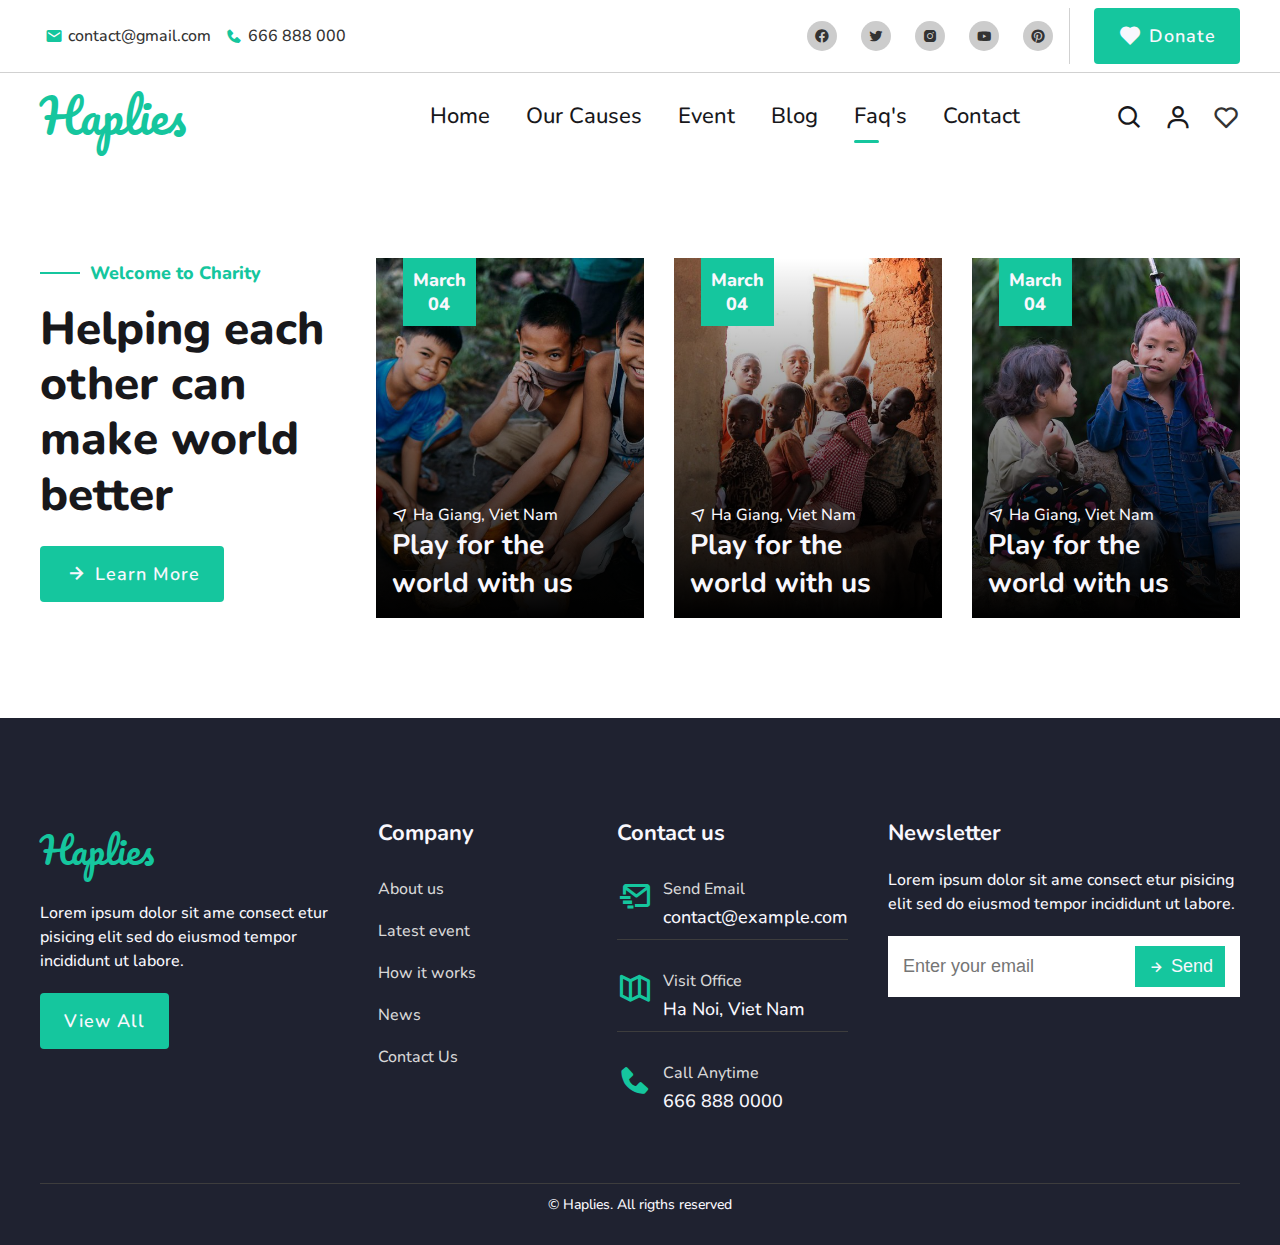
<file: faq.html>
<!DOCTYPE html>
<html lang="en">
<head>
    <meta charset="UTF-8">
    <meta http-equiv="X-UA-Compatible" content="IE=edge">
    <meta name="viewport" content="width=device-width, initial-scale=1.0">

    <!--=============== BOXICONS ===============-->
    <link rel="stylesheet" href="https://cdn.jsdelivr.net/npm/boxicons@latest/css/boxicons.min.css">

    <!-- Link Swiper's CSS -->
    <link
      rel="stylesheet"
      href="https://unpkg.com/swiper/swiper-bundle.min.css"
    />

    <!--=============== CSS ===============-->
    <link rel="stylesheet" href="assets/css/style.css">
    <link rel="stylesheet" href="./assets/css/slider.css">

    <link rel="shortcut icon" href="./assets/img/logo/Exclude.png" type="image/x-icon">

    <title>Nonprofit - Haplies</title>
</head>
<body>
    <!--=============== HEADER ===============-->
    <header class="header" id="header">
        <div class="box-shadow">
            <div class="top__bar container d-flex">
                <div class="top__info">
                    <a href="#" class="top__item">
                        <i class='bx bxs-envelope top__link-icon'></i>
                        <span class="top__link-text">contact@gmail.com</span>
                    </a>
                    <a href="#" class="top__item">
                        <i class='bx bxs-phone top__link-icon'></i>
                        <span class="top__link-text">666 888 000</span>
                    </a>
                </div>
    
                <div class="top__social">
                    <a href="" class="top__social-icon"><i class='bx bxl-facebook-circle' ></i></a>
                    <a href="" class="top__social-icon"><i class='bx bxl-twitter'></i></a>
                    <a href="" class="top__social-icon"><i class='bx bxl-instagram-alt'></i></a>
                    <a href="" class="top__social-icon"><i class='bx bxl-youtube'></i></a>
                    <a href="" class="top__social-icon"><i class='bx bxl-pinterest'></i></a>
                </div>
    
                <div class="top__donate">
                    <a href="#" class="button button--flex">
                        <i class='bx bxs-heart button__icon' ></i>
                        <span class="button__text">Donate</span>
                    </a>
                </div>
            </div>
        </div>

        <!-- nav bar -->
        <div id="fixed">
            <div class="nav__bar container">
                <a href="index.html" class="nav__logo">
                    <!-- <img src="./assets/img/logo/Exclude.png" alt="" class="nav__logo-img"> -->
                    Haplies
                </a>
    
                <div class="nav__menu" id="nav-menu">
                    <ul class="nav__list">
                        <li class="nav__item">
                            <a href="index.html" class="nav__link ">Home</a>
                        </li>
    
                        <li class="nav__item">
                            <a href="causes.html" class="nav__link ">Our Causes</a>
                        </li>
    
                        <li class="nav__item">
                            <a href="event.html" class="nav__link ">Event</a>
                        </li>
    
                        <li class="nav__item">
                            <a href="blog.html" class="nav__link ">Blog</a>
                        </li>
    
                        <li class="nav__item">
                            <a href="faq.html" class="nav__link active-link">Faq's</a>
                        </li>
    
                        <li class="nav__item">
                            <a href="contact.html" class="nav__link">Contact</a>
                        </li>
                    </ul>
    
                    <div class="nav__close" id="nav-close">
                        <i class="bx bx-x"></i>
                    </div>
                </div>
    
                <div class="nav__btns">
                    <div class="nav__search" id="search-button">
                        <i class='bx bx-search'></i>
                    </div>
                    <div class="login__toggle" id="login-button">
                        <i class="bx bx-user"></i>
                    </div>
    
                    <div class="nav__wishlist" id="cart-wishlist">
                        <a href="#"><i class='bx bx-heart'></i></a>
                    </div>
    
                    <div class="nav__toggle" id="nav-toggle">
                        <i class="bx bx-grid-alt"></i>
                    </div>
                </div>
            </div>
        </div>

    </header>


    <!--=============== search ===============-->
    <div class="search" id="search">
        <div class="search__box">
            <form class="search__form" id="search__form">
                <div class="search-control">
                    <input type="search" placeholder="Search" id="search" class="search__input">
                    <input type="submit" value="Search" class="button__search">
                </div>
              </form>
        </div>
    </div>

    <!--=============== user ===============-->
    <div class="user" id="user">
        <div class="user__box sign__in" id="sign-in">
            <header class="user__header">
                
                <h4 class="signin active-login">Sign in</h4>
                <h4 class="signup" onclick="showSignup()">Sign up</h4>
                <i class="bx bx-x user__close" id="signin-close"></i>
            </header>
    
            <form action="" id="signin-form" class="form">

                <!-- email -->
                <div class="form-control">
                    <label for="email">Email</label>
                    <input type="text" placeholder="Email" id="signin-email">
                    <i class='bx bxs-check-circle'></i>
                    <i class='bx bx-error-circle' ></i>
                    <small class="">Email can't be blank</small>
                </div>
                <!-- password -->
                <div class="form-control">
                    <label for="password">Password</label>
                    <input type="password" placeholder="Password" id="signin-password">
                    <i class='bx bxs-check-circle'></i>
                    <i class='bx bx-error-circle' ></i>
                    <small class="">Password can't be blank</small>
                    <p class="signup"><a href="registration.html">Forgot password?</a></p>
                </div>

                <input type="submit" value="Login" id="sign-in-submit">
                <!-- login social -->
                <div class="login__social">
                    <div class="login-or">
                        <div class="social-hr"></div>
                        <span>Or</span>
                        <div class="social-hr"></div>
                    </div>
                    <div class="social__icon">
                        <a href="#" class="button button--flex social-btn btn-facebook">
                            <i class='bx bxl-facebook button__icon' ></i>
                            <span class="button__text">Facebook</span>
                        </a>
                        <a href="#" class="button button--flex social-btn btn-google">
                            <i class='bx bxl-google button__icon' ></i>
                            <span class="button__text">Goggle</span>
                        </a>
                    </div>
                </div>
            </form>
        </div>
        <div class="user__box sign__up" id="sign-up">
            <header class="user__header">
                
                <h4 class="signin" onclick="showSignin()">Sign in</h4>
                <h4 class="signup active-login">Sign up</h4>
                <i class="bx bx-x user__close" id="signup-close"></i>
            </header>
    
            <form action="" id="signup-form" class="form">
                <!-- user name -->
                <div class="form-control">
                    <label for="username">Username</label>
                    <input type="text" placeholder="Username" id="username">
                    <i class='bx bxs-check-circle'></i>
                    <i class='bx bx-error-circle' ></i>
                    <small class="">Username can't be blank</small>
                </div>
                <!-- email -->
                <div class="form-control">
                    <label for="email">Email</label>
                    <input type="text" placeholder="hello@gmail.com" id="email">
                    <i class='bx bxs-check-circle'></i>
                    <i class='bx bx-error-circle' ></i>
                    <small class="">Email can't be blank</small>
                </div>
                <!-- password -->
                <div class="form-control">
                    <label for="password">Password</label>
                    <input type="password" placeholder="Password" id="password">
                    <i class='bx bxs-check-circle'></i>
                    <i class='bx bx-error-circle' ></i>
                    <small class="">Password can't be blank</small>
                </div>
                <!-- user name -->
                <div class="form-control">
                    <label for="check-password">Password</label>
                    <input type="password" placeholder="Password" id="check-password">
                    <i class='bx bxs-check-circle'></i>
                    <i class='bx bx-error-circle' ></i>
                    <small class="">Password can't be blank</small>
                </div>
    
                <input type="submit" value="Sign Up" id="sign-up-submit">
                <p class="signup">Do not password<a href="registration.html">Sign up now</a></p>
            </form>
        </div>
    </div>

    <!--=============== MAIN ===============-->
    <main class="main">

        <!-- =============== Event ============== -->
        <section class="event section">
            <div class="container d-flex event__container">
                <div class="event__left">
                    <div class="welcome__sub-title sub-title"><span class="welcome__sub-title-hr sub-title-hr"></span> Welcome to Charity</div>
                    <h2 class="title">Helping each other can make world better</h2>
                    <a href="#" class="button button--flex">
                        <i class='bx bx-right-arrow-alt button__icon'></i>
                        <span class="button__text">Learn More</span>
                    </a>
                </div>
                <div class="event__right">
                    <div class="event__box">
                        <div class="event__card">
                            <div class="event__image">
                                <a href="#"><img src="./assets/img/event/event-6-600x650.jpg" href="#" alt=""></a>
                            </div>
                            <div class="event__date">
                                <span class="event__date-month">March</span>
                                <span class="event__date-day">04</span>
                            </div>
                            <div class="event__content">
                                <div class="event-location">
                                    <i class='bx bx-navigation'></i>
                                    Ha Giang, Viet Nam
                                </div>
                                <h4 class="event-title">Play for the world with us</h4>
                            </div>
                        </div>
                        <div class="event__card">
                            <div class="event__image">
                                <a href="#"><img src="./assets/img/event/event-5-600x650.jpg" href="#" alt=""></a>
                            </div>
                            <div class="event__date">
                                <span class="event__date-month">March</span>
                                <span class="event__date-day">04</span>
                            </div>
                            <div class="event__content">
                                <div class="event-location">
                                    <i class='bx bx-navigation'></i>
                                    Ha Giang, Viet Nam
                                </div>
                                <h4 class="event-title">Play for the world with us</h4>
                            </div>
                        </div>
                        <div class="event__card">
                            <div class="event__image">
                                <a href="#"><img src="./assets/img/event/event-4-600x650.jpg" href="#" alt=""></a>
                            </div>
                            <div class="event__date">
                                <span class="event__date-month">March</span>
                                <span class="event__date-day">04</span>
                            </div>
                            <div class="event__content">
                                <div class="event-location">
                                    <i class='bx bx-navigation'></i>
                                    Ha Giang, Viet Nam
                                </div>
                                <h4 class="event-title">Play for the world with us</h4>
                            </div>
                        </div>
                    </div>
                </div>
            </div>
        </section>

    </main>

    <!--=============== FOOTER ===============-->
    <footer class="footer section">
        <div class="footer__box container">
            <div class="footer-col-3">
                <a href="index.html" class="footer__logo">
                    Haplies
                </a>
                <p class="footer__desc">
                    Lorem ipsum dolor sit ame consect etur pisicing elit sed do eiusmod tempor incididunt ut labore.
                </p>
                <a href="#" class="button">
                    <span class="button__text">View All</span>
                </a>
            </div>
            <div class="footer-col-2">
                <a href="index.html" class="footer__heading">
                    Company
                </a>
                <ul class="footer__list">
                    <li class="footer__list-item"><a href="#">About us</a></li>
                    <li class="footer__list-item"><a href="#">Latest event</a></li>
                    <li class="footer__list-item"><a href="#">How it works</a></li>
                    <li class="footer__list-item"><a href="#">News</a></li>
                    <li class="footer__list-item"><a href="#">Contact Us</a></li>
                </ul>
            </div>
            <div class="footer-col-2">
                <a href="index.html" class="footer__heading">
                    Contact us
                </a>
                <div class="footer__contact">
                    <div class="footer__contact-box">
                        <div class="footer__contact-icon">
                            <i class='bx bx-mail-send' ></i>
                        </div>
                        <div class="footer__contact-text">
                            <div class="footer__contact-title">Send Email</div>
                            <div class="footer__contact-desc">contact@example.com</div>
                        </div>
                    </div>
                </div>
                <div class="footer__contact">
                    <div class="footer__contact-box">
                        <div class="footer__contact-icon">
                            <i class='bx bx-map-alt' ></i>
                        </div>
                        <div class="footer__contact-text">
                            <div class="footer__contact-title">Visit Office</div>
                            <div class="footer__contact-desc">Ha Noi, Viet Nam</div>
                        </div>
                    </div>
                </div>
                <div class="footer__contact">
                    <div class="footer__contact-box">
                        <div class="footer__contact-icon">
                            <i class='bx bxs-phone' ></i>
                        </div>
                        <div class="footer__contact-text">
                            <div class="footer__contact-title">Call Anytime</div>
                            <div class="footer__contact-desc">666 888 0000</div>
                        </div>
                    </div>
                </div>
            </div>
            <div class="footer-col-3">
                <a href="index.html" class="footer__heading">
                    Newsletter
                </a>
                <p class="footer__desc">
                    Lorem ipsum dolor sit ame consect etur pisicing elit sed do eiusmod tempor incididunt ut labore.
                </p>
                <div class="footer__subscribe">
                    <input type="email" placeholder="Enter your email" class="footer__input">

                    <button class="button button--flex footer__button">
                        <i class='bx bx-right-arrow-alt' ></i>
                        <span class="button__text">Send</span>
                    </button>
                </div>
            </div>
        </div>
        <p class="footer__copy">&#169; Haplies. All rigths reserved</p>
    </footer>

    <!--=============== SCROLL UP ===============-->
    <a href="#" class="scrollup" id="scroll-up">
        <i class="bx bx-up-arrow-alt scrollup__icon"></i>
    </a>
    <!--=============== STYLE SWITCHER ===============-->

    <!--=============== SWIPER JS ===============-->
    <script src="https://unpkg.com/swiper/swiper-bundle.min.js"></script>

    <!--=============== JS ===============-->
    <script src="./assets/js/main.js"></script>
    <script src="./assets/js/checkLogin.js"></script>
</body>
</html>
</file>
<file: assets/css/style.css>
/* ====== FONT RAJDHADI */
@import url('https://fonts.googleapis.com/css2?family=Alex+Brush&family=Nunito:wght@200;300;400;500;600;700;800;900&family=Pacifico&display=swap');
/*=============== VARIABLES CSS ===============*/
:root {
    --header-height: 7rem;

    /*========== Colors ==========*/
    --primary-color: #15c69e;
    --primary-color-hover: #2aecbf;
    --title-color: hsl(240, 5%, 10%);
    --white-color: #f8f7fd;
    --text: #333;
    --light: #666;
    --lighter: #999;
    --dark: #222;
    --border: #e0e0e0;
    --border-color: #222;
    --shadow: hsla(0, 0%, 5%, .4);

    /*========== Font and typography ==========*/
    --biggest-font-size: 7.2rem;
    --h1-font-size: 6.2rem;
    --h2-font-size: 4.6rem;
    --h3-font-size: 3.6rem;
    --h4-font-size: 2.8rem;
    --h5-font-size: 2.2rem;
    --h6-font-size: 1.8rem;
    --normal-font-size: 1.6rem;
    --small-font-size: 1.4rem;
    --smaller-font-size: 1.2rem;


    /*========== Margenes Bottom ==========*/
    --mb-0-8: .8rem;
    --mb-1-2: 1.2rem;
    --mb-1-6: 1.6rem;
    --mb-2: 2rem;
    --mb-2-4: 2.4rem;
    --mb-2-8: 2.8rem;
    --mb-3-6: 3.6rem;
}

/* Responsive typography */
@media screen and (max-width: 992px) {
    :root {
        --biggest-font-size: 6.2rem;
        --h1-font-size: 4.6rem;
        --h2-font-size: 3.6rem;
        --h3-font-size: 2.8rem;
        --h4-font-size: 2.2rem;
        --h5-font-size: 1.8rem;
        --h6-font-size: 1.4rem;
        --normal-font-size: 1.6rem;
        --small-font-size: 1.4rem;
        --smaller-font-size: 1.2rem;
    }
}
@media screen and (max-width: 460) {
    :root {
        --biggest-font-size: 4.6rem;
        --h1-font-size: 3.6rem;
        --h2-font-size: 2.8rem;
        --h3-font-size: 2.2rem;
        --h4-font-size: 2rem;
        --h5-font-size: 1.6rem;
        --h6-font-size: 1.2rem;
        --normal-font-size: 1.4rem;
        --small-font-size: 1.2rem;
        --smaller-font-size: 1rem;
    }
}

/*=============== BASE ===============*/
* {
    box-sizing: border-box;
    margin: 0;
    padding: 0;
}
html {
    scroll-behavior: smooth;
    font-size: 62.5%;
    overflow-x: hidden;
}

body {
    color: var(--text);
    font-weight: 500;
    font-family: 'Nunito', sans-serif;
    font-size: var(--normal-font-size);
    background-color: rgb(255, 255, 255);
}
ul {
    list-style: none;
}
a {
    text-decoration: none;
    color: var(--text);
}
img {
    max-width: 100%;
    height: auto;
}
button {
    cursor: pointer;
}
button,
input {
    border: none;
    outline: none;
}
h1, h2, h3, h4 {
    color: var(--title-color);
}
h1 {font-size: var(--h1-font-size);}
h2 {font-size: var(--h2-font-size);}
h3 {font-size: var(--h3-font-size);}
h4 {font-size: var(--h4-font-size);}
h5 {font-size: var(--h5-font-size);}
h6 {font-size: var(--h6-font-size);}
p {
    line-height: 150%;
}
/*=============== REUSABLE CSS CLASSES ===============*/
.section {
    padding: 10rem 0;
}

.section__title {
    font-size: var(--h1-font-size);
}

.section__title {
    margin-bottom: var(--mb-3-6);
}

.section__title{
    text-align: center;
}

.center {
    text-align: center;
}

/*=============== LAYOUT ===============*/
.container {
    max-width: 1200px;
    margin-left: auto;
    margin-right: auto;
}

.grid {
    display: grid;
}
.d-flex {
    display: flex;
}

/*=============== BUTTONS ===============*/
.button {
    display: inline-block;
    background-color: var(--primary-color);
    color: var(--white-color);
    padding: 1.6rem 2.4rem;
    font-size: 1.8rem;
    font-weight: 600;
    transition: .3s;
    letter-spacing: 1px; 
    border-radius: 4px;
}

.button:hover {
    background: var(--primary-color-hover);
}

.button__icon {
    font-size: 2.4rem;
}

/* button + icon */
.button--flex {
    display: inline-flex;
    align-items: center;
    column-gap: 0.6rem;
    justify-content: center;
}


/* text__heart */
.text__heart {
    font-family: 'Alex Brush', cursive;
    font-style: italic;
    font-size: var(--h3-font-size);
    color: var(--primary-color);
    letter-spacing: 3px;
    font-style: italic;
}

.img__heart {
    position: absolute;
    top: -20%;
    left: 40%;
    transform: scale(0.8);
    z-index: -9;
}

/*=============== Top bar ===============*/
.box-shadow {
    border-bottom: 1px solid rgba(102, 102, 102, 0.3);
}
.top__bar {
    align-items: center;
    justify-content: space-between;
    padding: var(--mb-0-8) 0;
}

.top__social {
    margin-left: auto;
}

.top__item {
    display: inline-flex;
    align-items: center;
    column-gap: 0.5rem;
    margin: 0.5rem;
    transition: all 0.3s ease;
}
.top__link-icon {
    color: var(--primary-color);
    font-size: 1.8rem;
}

.top__item:hover .top__link-text {
    font-weight: 500;
    font-size: var(--normal-font-size);
}

.top__item:hover .top__link-icon,
.top__item:hover .top__link-text {
    color: var(--primary-color-hover);
}

.top__social {
    display: flex;
    align-items: center;
    column-gap: var(--mb-2-4);
    padding: 0 var(--mb-1-6);
}
.top__social-icon {
    display: flex;
    font-size: var(--normal-font-size);
    align-items: center;
    justify-content: center;
    height: 3rem;
    width: 3rem;
    background-color: #ccc;
    border-radius: 50%;
}
.top__social-icon:hover {
    background-color: var(--primary-color-hover);
    color: var(--white-color);
}

.top__donate {
    padding-left: var(--mb-2-4);
    border-left: 1px solid rgba(102, 102, 102, 0.3);
}

/* ==========Nav bar =========== */
.fixed {
    position: fixed;
    z-index: 99;
    width: 100%;
    background-color: #fff;
    top: 0;
    box-shadow: 0 1px 14px 2px rgba(0, 0, 0, 0.2);
}
.nav__bar {
    height: calc(var(--header-height) + 1.5rem);
    padding: 1rem 0;
    display: flex;
    align-items: center;
    justify-content: space-between;
    column-gap: 6rem;
    transition: 0.8s;
}

.nav__search,
.nav__close,
.login__toggle,
.nav__logo,
.nav__toggle,
.nav__shop {
    color: var(--title-color);
}

.nav__btns {
    display: flex;
    align-items: center;
    column-gap: 1rem;
}

.nav__logo {
    margin-right: auto;
    font-size: var(--h2-font-size);
    font-family: 'Pacifico', cursive;
    color: var(--primary-color);
}

.nav__list {
    display: flex;
    align-items: center;
    column-gap: 3.6rem;
}
.nav__link {
    color: var(--title-color);
    font-weight: 500;
    font-size: var(--h5-font-size);
    transition: .3s;
}
.nav__link:hover {
    color: var(--primary-color-hover);
}
.nav__close {
    font-size: var(--h3-font-size);
    position: absolute;
    top: 2rem;
    right: 3rem;
    cursor: pointer;
}

.nav__btns {
    display: flex;
    align-items: center;
    column-gap: var(--mb-2);
    padding-left: var(--mb-3-6);
}

.nav__search,
.nav__toggle,
.login__toggle,
.nav__wishlist {
    font-size: var(--h4-font-size);
    cursor: pointer;
    max-height: 28px;
}
.nav__search:hover,
.nav__toggle:hover,
.login__toggle:hover,
.nav__wishlist:hover {
    color: var(--primary-color-hover);
}

.nav__close,
.nav__toggle {
    display: none;
}

/* show - menu */
.show-menu {
    right: 0 !important;
}

/* Active link */
.active-login,
.active-link {
    position: relative;
}

.active-login::before,
.active-link::before {
    content: '';
    position: absolute;
    bottom: -1.2rem;
    left: 0;
    width: 25px;
    height: 3px;
    background: var(--primary-color);
    border-radius: 26px;
}

/* ================= SEARCH ================== */
.show-search {
    display: flex !important;
}
.search {
    position: fixed;
    top: 0;
    bottom: 0;
    right: 0;
    left: 0;
    background-color: rgba(0, 0, 0, 0.9);
    z-index: 99999;
    display: none;
    align-items: center;
    justify-content: center;
    animation: FadeInLogin ease .3s;
}
.search-control {
    display: flex;
    margin-bottom: 5px;
    column-gap: 2rem;
    /* margin-bottom: 10px; */
}

.search-control .search__input { /* da co value input*/
	border: 2px solid #3498e9;
    border-radius: 1rem;
    display: block;
    width: 40vw;
    padding: 2rem;
    transition: .3s;
    margin-bottom: var(--mb-1-2);
}

.search-control .search__input:placeholder-shown { /* Lop gia dau tien khi chua value input*/
	outline: 0;    
    border: 2px solid #f0f0f0;
}
.search-control .search__input:focus-visible { /* da va dang nhap input*/
	outline: 0;
	border: 2px solid #447ead;
    box-shadow: 0 0 14px 2px rgba(68, 126, 173, 0.3);
}

.button__search {
    display: inline-flex;
    justify-content: center;
    align-items: center;
    height: 65px;
    width: 5vw;
    border-radius: 1rem;
    cursor: pointer;
}
.button__search:hover {
    background-color: var(--primary-color);
    color: var(--white-color);
}
/*=============== LOGIN ===============*/
.button-modal {
    cursor: pointer;
}
.modal-succes,
.user {
    position: fixed;
    top: 0;
    bottom: 0;
    right: 0;
    left: 0;
    background-color: var(--shadow);
    z-index: 99999;
    display: none;
    align-items: center;
    justify-content: center;
    animation: FadeInLogin ease .3s;
}

.modal__box,
.user__box {
    background-color: var(--white-color);
    width: 460px;
    padding: var(--mb-2-4);
    min-height: 240px;
}

.modal__box {
    position: relative;
}

.modal__close {
    position: absolute;
    right: 10%;
}
.modal__header {
    margin-bottom: 6rem;
}
.modal__body {
    text-align: center;
}
.modal__icon {
    font-size: var(--h1-font-size);
    color: var(--primary-color);
    padding: 2rem;
    border-radius: 50%;
    border: 2px solid var(--primary-color);
    margin-bottom: var(--mb-1-6);
}
.modal__text,
.modal__thank {
    margin-bottom: var(--mb-1-6);
}
.cupon-pop {
    padding: 1rem 1.4rem;
    border: 2px dashed var(--border-color);
    display: inline-block;
}
.cupon-pop span {
    color: var(--primary-color);
}

.user__header {
    display: flex;
    align-items: flex-start;
    justify-content: space-between;
    column-gap: var(--mb-2);
    margin-bottom: var(--mb-2-4);
}

.modal__close,
.user__close {
    font-size: var(--h4-font-size);
    cursor: pointer;
}

.signin,
.signup {
    font-weight: 400;
    cursor: pointer;
    color: var(--lighter);
}

.signup {
    margin-right: auto;
    color: var(--lighter);
}

.signup a {
    text-decoration: underline;
}
.signup a:hover {
    color: var(--primary-color-hover);
}

.active-login {
    color: var(--text);
}

.login__social {
    text-align: center;
}
.login-or {
    position: relative;
    display: flex;
    align-items: center;
    justify-content: center;
    column-gap: 3rem;
    margin-bottom: var(--mb-1-6);
}
.login-or span {
    font-weight: 600;
    font-size: var(--h5-font-size);
    color: var(--light);
}
.social-hr {
    height: 2px;
    width: 100px;
    background-color: var(--light);
}

.social__icon {
    display: flex;
    column-gap: 2rem;
}

.social-btn {
    width: 50%;
}

.btn-facebook {
    background-color: #4267B2;
}

.btn-google {
    background-color: #DB4437;
}

.form-control {
    /* margin-bottom: var(--mb-1-6);
    padding-bottom: var(--mb-1-6); */
    position: relative;
}

.form-control label {
    display: inline-block;
    margin-bottom: 5px;
    font-size: var(--small-font-size);
    /* margin-bottom: 10px; */
}

.form-control input { /* da co value input*/
	border: 2px solid #3498e9;
    border-radius: 4px;
    display: block;
    width: 100%;
    padding: 10px;
    transition: .3s;
    margin-bottom: var(--mb-1-2);
}

.form-control input:placeholder-shown { /* Lop gia dau tien khi chua value input*/
	outline: 0;    
    border: 2px solid #f0f0f0;
}
.form-control input:focus-visible { /* da va dang nhap input*/
	outline: 0;
	border: 3px solid #447ead;
    box-shadow: 0 0 14px 2px rgba(68, 126, 173, 0.3);
}

.form-control.success input {
    border: 3px solid var(--primary-color);
}

.form-control.error input {
    border: 3px solid #e74c3c;
}

.form-control i {
    /* visibility: hidden; */
    display: none;
    position: absolute;
    top: 32px;
    right: 15px;
    font-size: var(--h4-font-size);
}

.form-control.success i.bxs-check-circle {
    display: block;
    color: var(--primary-color);
}

.form-control.error i.bx-error-circle {
    display: block;
    color: #e74c3c;
}

.form-control small {
    display: none;
    font-size: var(--small-font-size);
}

.form-control.success small {
    display: none;
}

.form-control.error small {
    display: block;
    color: #e74c3c;
    margin-bottom: var(--mb-0-8);
}

.user form input[type="submit"] {
    background: var(--primary-color);
    border-radius: 4px;
    color: #fff;
    display: block;
    font-size: var(--h6-font-size);
    padding: var(--mb-1-2);
    width: 100%;
    cursor: pointer;
    margin: var(--mb-1-2) 0;
}

.user form input[type="submit"]:hover {
    background: var(--primary-color-hover);
}

/* show-login */
.show-modal,
.show-login {
    display: flex;
}

/* ============ Slider SHow ============= */
.slider {
    width: 100vw;
    height: 85vh;
    overflow: hidden;
    position: relative;
}

.slider-prev, .slider-next{
	position: absolute;
	top: 50%;
	transform: translate(0, -50%);
	font-size: var(--h1-font-size);
	padding: var(--mb-1-6);
	cursor: pointer;
	color: #fff;
	transition: 0.1s;
	user-select: none;
    z-index: 5;
}
.slider-prev:hover, .slider-next:hover{
	color: var(--primary-color); /* blue */
}
.slider-next{
	right: 0;
}

.slide__dots{
	position: absolute;
	left: 50%;
	transform: translate(-50%);
	bottom: 5rem;
	cursor: pointer;
}
.dot{
	display: inline-block;
	width: var(--normal-font-size);
	height: var(--normal-font-size);
	border: 3px solid var(--white-color);
	border-radius: 50%;
	margin: 0 var(--mb-1-2);
	cursor: pointer;
}
/* javascript */
.active-slide, .dot:hover{
	border-color: var(--primary-color-hover); 
}

.slider__box {
    position: relative;
    -webkit-animation-name: fade;
    -webkit-animation-duration: 1.5s;
    animation-name: fade;
    animation-duration: 1.5s;
}

.slider__text {
    position: absolute;
    top: 45%;
	transform: translate(0, -50%);
    left: 20%;
    display: flex;
    flex-direction: column;
    row-gap: 2rem;
    align-items: flex-start;
    z-index: 6;
}

.slider__text-heading {
    line-height: 110%;
    text-transform: uppercase;
    font-size: var(--biggest-font-size);
}
.slider__text p,
.slider__text h1 {
    color: var(--white-color);
}

.slider__img {
    min-height: 85vh;
    object-fit: cover;
    background-position: center center;
    background-repeat: no-repeat;
    background-size: cover;
    overflow: hidden;
}


/* ============================Welcome ========================================== */
.welcome {
    display: flex;
    column-gap: 6rem;
    margin-bottom: 6rem;
}
.welcome__image,
.welcome__content {
    width: 50%;
}

.welcome__image {
    position: relative;
}
.welcome__image img:hover {
    transform: scale(1.5, 1.5);
	-webkit-animation-name: zoomin;
  	-webkit-animation-duration: 40s;
  	animation-name: zoomin;
  	animation-duration: 40s;
}

.welcome__img-first {
    margin-left: 8rem;
    height: 570px;
    overflow: hidden;
} 
.welcome__img-1 {
    height: 570px;
    width: 100%;
    object-fit: cover;
    overflow: hidden;
}
.welcome__box {
    position: absolute;
    display: block;
    top: 0;
    left: 0;
    height: 200px;
    width: 30px;
    background-color: var(--primary-color);
}

.welcome__img-second {
    position: absolute;
    top: 40%;
    left: 0;
    overflow: hidden;
    cursor: pointer;
}
.welcome__img-2 {
    object-fit: cover;
    background-position: center bottom;
    height: 380px;
    width: 300px;
}
.welcome__text {
    position: absolute;
    z-index: 15;
    left: 60%;
    top: 90%;
    transform: rotate(15deg);
}

.welcome__content {
    display: flex;
    flex-direction: column;
    row-gap: var(--mb-2-8);
    align-items: flex-start;
}

.title {
    font-size: var(--h2-font-size);
    font-weight: 800;
    line-height: 120%;
}

.sub-title {
    color: var(--primary-color);
    font-size: var(--h6-font-size);
    font-weight: 800;
    display: inline-flex;
    align-items: center;
    column-gap: 1rem;
}
.sub-title-hr {
    content: '';
    height: 2px;
    width: 4rem;
    display: block;
    background-color: var(--primary-color);
}

.welcome__details {
    display: flex;
    flex-direction: column;
    row-gap: var(--mb-1-2);
}

.welcome__details-description {
    display: flex;
    align-items: center;
    font-size: var(--h5-font-size);
    column-gap: 1rem;
}
.welcome__details-icon {
    color: var(--primary-color);
    font-size: var(--h4-font-size);
}

/*=============== causes ===============*/
.product {
    background-color: rgb(239, 245, 244);
    padding: 3rem 0 8rem;
    margin-top: 8rem;
}
.sub-title-center {
    justify-content: center;
}

.product__container {
    position: relative;
    padding-top: 5rem;
    display: grid;
    grid-template-columns: repeat(3, 1fr);
    column-gap: 5rem;
    justify-content: center;
    align-items: center;
    overflow: hidden;
}


.product__card {
    width: 100%;
    display: flex;
    justify-content: center;
    align-items: center;
    flex-wrap: wrap;
}
.causes__card:hover img,
.product__card:hover img {
    transform: scale(1.5, 1.5);
    -webkit-animation-name: zoomin;
    -webkit-animation-duration: 40s;
    animation-name: zoomin;
    animation-duration: 40s;
}

.product__content {
    position: relative;
    background-color: #fff;
    height: auto;
    box-shadow: 0 5px 25px rgba(0, 0, 0, 0.105);
    border-radius: 2rem;
    overflow: hidden;
}

.product__tag {
    position: absolute;
    top: 4%;
    left: 8%;
    background-color: var(--primary-color);
    color: #fff;
    font-size: var(--small-font-size);
    font-weight: 500;
    padding: .25rem .5rem;
    border-radius: .25rem;
    z-index: 4;
    text-transform: capitalize;
}

.product__icon {
    position: absolute;
    top: 4%;
    right: 8%;
    color: #fff;
    font-size: var(--h5-font-size);
    z-index: 4;
}
.product__icon i {
    padding-left: 0.5rem;
}

.product__img {
    max-height: 220px;
    overflow: hidden;
}
.product__img img {
    max-width: 100%;
    height: auto;
}

.product__main {
    position: relative;
    padding: 1rem 2rem 1rem;
    display: flex;
    flex-direction: column;
    row-gap: 1rem;
}
.product__title {
    height: 76px;
}
.product__prices {
    position: relative;
    margin-top: 3rem;
}
.product__progress {
    height: 8px;
    background-color: #fff;
    border-radius: 1rem;
    overflow: hidden;
}
.progress__bar {
    background-color: #15c69e;
    height: 8px;
}
.progress__count {
    background-color: #15c69e;
    position: absolute;
    top: -50%;
    left: 73%;
    padding: 0.1rem 0.5rem ;
}
.count-text {
    font-size: var(--smaller-font-size);
    color: var(--white-color);
}
.count-text::after {
    content: "";
    border: 6px solid transparent;
    border-top-color: #15c8a0;
    position: absolute;
    top: 100%;
    left: 0;
    z-index: 1;
    -webkit-transform: rotate(-90deg);
    transform: rotate(-90deg);
    margin-top: -6px;
}
.product__range {
    background-color: #eff5f4;
    padding: 2rem;
}

.product__price {
    display: flex;
    justify-content: space-between;
    align-items: center;
    padding: 1rem 0;
}

.product__price-goal,
.product__price-raise {
    display: flex;
    align-items: flex-end;
    column-gap: 0.7rem;
}
.product__price-goal-text,
.product__price-raise-text {
    font-size: var(--h5-font-size);
    font-weight: 800;
}
.product__price-raise-text {
    color: var(--primary-color);
}

/*=============== NEW ===============*/
.new {
    background-attachment: fixed;
    background-position: center;
    background-repeat: no-repeat;
    object-fit: cover;
    background-size: cover;
    background-image: url(../img/slider/bg-5.jpg);
}

.new__left {
    width: 40%;
    display: flex;
    flex-direction: column;
    row-gap: var(--mb-2-8);
}
.new__left .title {
    color: var(--white-color);
}

.new__right {
    display: flex;
    flex-direction: row;
    flex-wrap: wrap;
    column-gap: 4rem;
}
/* .new__box {
    display: flex;
    flex-direction: column;
    justify-content: center;
    align-items: center;
} */
.new__title {
    text-align: center;
    color: var(--white-color);
    font-size: var(--h5-font-size);
    padding-top: 1rem;
}

.new__icon {
    background-color: #1f2230;
    padding: 4rem;
    border: 1px solid #4d505c;
     cursor: pointer;
}
.new__box:hover .new__icon{
    background-color: #0b0d14;

}
.new__box:hover .new__icon img {
    animation: zoomInfinity 5s infinite;
}   

/* =================professional============= */
.professional__box {
    display: grid;
    grid-template-columns: repeat(4, 1fr);
    column-gap: 2rem;
}

.professional__card {
    width: 100%;
    height: auto;
    border-radius: 1rem;
    overflow: hidden;
    background-color: hsla(170, 23%, 95%, 0.5);
    position: relative;
}

.professional__card::before {
    content: '';
    position: absolute;
    height: 40%;
    width: 100%;
    background-color: var(--primary-color);
}

.professional__info,
.professional__content {
    position: relative;
    display: flex;
    flex-direction: column;
    align-items: center;
}
.professional__content {
    padding-top: 3rem;
}

.professional__image {
    height: 140px;
    width: 140px;
    border-radius: 50%;
    padding: 3px;
    background-color: var(--primary-color);


}
.professional__image img{
    height: 100%;
    width: 100%;
    object-fit: cover;
    border-radius: 50%;
    border: 3px solid #fff;
    background-position: center top;
}

.professional__name {
    font-size: var(--h4-font-size);
    font-weight: 600;
}
.professional__job {
    color: var(--light);
}
.professional__icon {
    margin-top: 1rem;
    font-size: var(--h4-font-size);
    display: flex;
    column-gap: 1rem;
    transition: .5s;
    cursor: pointer;
}

.professional__icon i:hover {
    transform: translateY(-10%);
    color: var(--primary-color-hover);
}
.professional__info {
    text-align: center;
    margin: var(--mb-1-6);
}

.title {
    margin-top: var(--mb-1-6);
    margin-bottom: var(--mb-2-4);
}

/*=============== Support ===============*/

.support {
    background-color: rgb(239, 245, 244);
    margin-top: 4rem;
    padding: 6rem 0;
}
.support__container {
    width: 100%;
    overflow: hidden;
	position: relative;
}
.support__gallry {
    background: #f4f4f4;
    display: flex;
    justify-content: left;
}

.support__img {
    min-width: 140px;
    height: 60px;
    position: relative;
    left: 0px;
    text-align: center;
    font-weight: bold;
    color: white;
    margin: 0 60px;
    transition: 0.5s all;
    background: transparent;
}
.support__img img {
    min-width: 140px;
    height: 60px;
    object-fit: cover;
}

/* ================Event ================= */
.event__container {
    column-gap: 2rem;
}
.event__left {
    width: 50%;
}
.event__box {
    display: grid;
    grid-template-columns: repeat(3, 1fr);
    column-gap: 3rem;
}
.event__card {
    width: 268px;
    height: 360px;
    overflow: hidden;
    position: relative;
    background-image: linear-gradient(rgba(0,0,0,0), rgba(0,0,0,1));
    cursor: pointer;
}
.event__image {
    position: absolute;
    object-fit: cover;
    z-index: -3;
}
.event__image img {
    object-fit: cover;
    width: 268px;
    height: 360px;
}
.event__date {
    position: absolute;
    left: 10%;
    display: flex;
    flex-direction: column;
    justify-content: center;
    align-items: center;
    padding: 1rem;
    background-color: #15c69e;
    font-size: var(--h6-font-size);
    font-weight: 800;
    color: var(--white-color);
}
.event__content {
    position: absolute;
    bottom: 0;
    color: var(--white-color);
    padding:var(--mb-1-6);
}
.event-title {
    color: var(--white-color);
}
.event-location {
    display: flex;
    align-items: center;
    column-gap: .5rem;
}

/*=============== intro ===============*/
.intro {
    background-color: var(--primary-color);
}

.intro.section {
    padding: 6rem 0;
}

.intro__container {
    display: flex;
    justify-content: space-between;
    align-items: center;
}
.intro__left {
    width: 60%;
    position: relative;
}

.intro .title,
.intro .welcome__sub-title {
    color: var(--white-color);
}
.intro .sub-title-hr {
    background-color: var(--white-color);
}

.intro .button {
    background-color: var(--white-color);
    color: var(--primary-color);
}
.intro .button:hover {
    box-shadow: 0 4px 12px rgba(0, 0, 0, 0.4);
}



/* ================ Become ================ */
.become__container {
    column-gap: 4rem;
    flex-direction: row;
    display: flex;
}

.become__left,
.become__right {
    width: 50%;
}

.become__left {
    display: flex;
    flex-direction: column;
    justify-content: space-between;
    position: relative;
}

.become__img {
    position: relative;
}

.become__img-icon {
    background-color: var(--primary-color);
    display: block;
    position: absolute;
    padding: 2rem;
    border-radius: 50%;
    right: 5%;
    top: -20%;
}

.become__title {
    color: var(--primary-color);
    margin-bottom: var(--mb-1-6);
}

.become__details-description {
    display: flex;
    flex-direction: row;
    align-items: center;
    column-gap: 1rem;
}

.become__details {
    display: flex;
    flex-direction: column;
    row-gap: 2rem;
}

.become__details-icon {
    font-size: var(--h5-font-size);
}

.become__details-text {
    font-weight: 800;
    font-size: var(--h6-font-size);
}

.become__wrap {
    padding: 5rem;
    background-color: #eff5f4;
}

.become__form input {
    width: 100%;
    border-radius: 4px;
    display: block;
    width: 100%;
    padding: 2rem;
    transition: .3s;
    margin-bottom: var(--mb-3-6);
}

.become__form-row {
    display: flex;
    column-gap: 1.5rem;
}

.become__form .become__lname,
.become__form .become__fname {
    width: 50%;
}

.become__submit {
    background-color: var(--primary-color);
    color: var(--white-color);
    font-weight: 600;
    font-size: var(--h6-font-size);
    cursor: pointer;
}

.become__submit:hover {
    background-color: var(--primary-color-hover);
}

/* ================ Blog =================*/
.blog {
    background-color: rgb(239, 245, 244);
    padding: 8rem 0;
}
.blog__title {
    display: flex;
    align-items: center;
    justify-content: space-between;
    margin-bottom: var(--mb-1-6);
}

.blog__left {
    width: 70%;
}

.blog__content {
    display: flex;
    column-gap: 4rem;
}

.blog__box-1 {
    width: 50%;
    background-color: var(--primary-color);
}

.blog__text-1 {
    padding: 2rem;
    color: var(--white-color);
}
.blog__meta-2,
.blog__meta-1 {
    display: flex;
    column-gap: 1rem;
}
.blog__heading-2,
.blog__heading-1 {
    font-size: var(--h4-font-size);
    font-weight: 700;
}
.blog__box-2 {
    width: 50%;
    display: flex;
    flex-direction: column;
    justify-content: space-between;
}
.blog__post {
    display: flex;
}
.blog__post-img {
    width: 40%;
    object-fit: cover;
    height: 140px;
}
.blog__text-2 {
    width: 60%;
    padding-left: 2rem;
}

.blog__date-2,
.blog__comment-2 {
    display: flex;
    justify-content: center;
    align-items: center;
    column-gap: 0.5rem;
}

.widget-list-box{
    display: flex;
    column-gap: 1rem;
}
.widget-list-img {
    width: 30%;
}
.widget-list-img img {
    height: 80px;
    object-fit: cover;
}
.widget-list-content {
    width: 70%;
    display: flex;
    flex-direction: column;
}
.list-box-comment {
    display: flex;
    align-items: center;
    column-gap: 0.5rem;
    font-size: var(--smaller-font-size);
}

.widget-list-tag {
    display: flex;
    gap: 2rem;
    flex-wrap: wrap;
}
.widget-list-item-tag {
    padding: 1rem 0.8rem;
    background-color: var(--primary-color);
    
}
.widget-list-item-tag a {
    color: var(--white-color);
}
.widget-list-item-tag:hover {
    background-color: var(--primary-color-hover);
}
/* ============footer ================= */
.footer {
    background-color: #1f2230;
    padding-bottom: 2rem;
}
.footer__box {
    display: flex;
    column-gap: 4rem;
    padding-bottom: 6rem;
    border-bottom: 1px solid #3d3d3d;
}
.footer-col-2 {
    width: 20%;
    display: flex;
    flex-direction: column;
    row-gap: 3rem;
}
.footer-col-3 {
    width: 30%;
    display: flex;
    flex-direction: column;
    /* align-content: flex-start; */
    align-items: flex-start;
    row-gap: 2rem;
}
.footer__logo {
    font-size: var(--h3-font-size);
    font-family: 'Pacifico', cursive;
    color: var(--primary-color);
}
.footer__desc {
    color: var(--white-color);
}

.footer__heading {
    font-size: var(--h5-font-size);
    color: var(--white-color);
    font-weight: 700;
}

.footer__list {
    display: flex;
    flex-direction: column;
    row-gap: 2rem;
}
.footer__list-item a{
    color: rgb(215, 215, 215);
    font-size: var(--normal-font-size);
}
.footer__list-item a:hover {
    color: var(--primary-color-hover);
}

.footer__contact-box {
    display: flex;
    column-gap: 1rem;
    border-bottom: 1px solid #3d3d3d;
    padding-bottom: 1rem;
}
.footer__contact:last-child .footer__contact-box {
    border: none;
}
.footer__contact-icon i {
    font-size: var(--h3-font-size);
    color: var(--primary-color);
}

.footer__contact-text {
    display: flex;
    flex-direction: column;
    color: var(--white-color);
    row-gap: 0.5rem;
}

.footer__contact-title {
    color: rgb(215, 215, 215);
}
.footer__contact-desc {
    font-size: var(--h6-font-size);
}

.footer__subscribe {
    padding: 1rem 1.5rem;
    display: flex;
    justify-content: space-between;
    background-color: #fff;
}

.footer__button {
    letter-spacing: 0;
    font-weight: 400;
    border-radius: 0;
}
.footer__subscribe input {
    background-color: none;
    font-size: var(--h6-font-size);
}

.footer__button {
    padding: 1rem 1.2rem;
}

.footer__copy {
    text-align: center;
    font-size: var(--small-font-size);
    color: var(--white-color);
    margin: 1rem 0 1rem;
}

/* ======== breadcrumb ============== */
.breadcrumb {
    background-image: url(../img/breacrumb/breacrumb.jpg);
    background-repeat: no-repeat;
    background-size: cover;
    margin-bottom: var(--mb-3-6);
    position: relative;
}
.breadcrumb-overlay {
    background-color: rgba(17,22,31, 0.5);
    position: absolute;
    width: 100%;
    height: 100%;
    z-index: 1;
    top: 0;
    left: 0;
}
.breadcrumb__main {
    position: relative;
    z-index: 11;
}
.breadcrumb__text {
    position: relative;
    padding: 12rem 0;
}
.breadcrumb__heading {
    color: var(--white-color);
}
.breadcrumb__page {
    display: flex;
    column-gap: 1.5rem;
    font-size: var(--normal-font-size);
    position: absolute;
    right: 0;
    bottom: 0;
    z-index: 9;
    font-weight: 600;
    padding: var(--mb-2-4);
    background: #fff;
}

.breadcrumb__page li a{
    color: var(--dark);
}
.breadcrumb__page li:last-child a {
    font-weight: 800;
    color: var(--primary-color);
}

/* ============== causes__filter ================== */
.causes {
    margin: 6rem 0;
}
.causes__filter-list {
    display: flex;
    column-gap: 2rem;
    align-items: center;
}
.causes__filter-item {
    padding: 1.2rem 2.2rem;
    font-size: 18px;
    font-weight: 500;
    color: var(--text);
    background-color: #f1f1f1;
    cursor: pointer;
    transition: all 0.3s ease;
}
.causes__filter-item.active,
.causes__filter-item:hover {
    background-color: var(--primary-color);
    color: #ffffff;
}
.causes__filter-icon {
    font-size: var(--h4-font-size);
}
.causes__gallery {
    display: grid;
    grid-template-columns: repeat(3, 1fr);
    gap: 4rem;
    margin-top: 6rem;
}
.causes__card {
    width: 100%;
    display: flex;
    justify-content: center;
    align-items: center;
    flex-wrap: wrap;
}
.hide {
    display: none;
}


/* ================ details ======== */
.details {
    margin: 8rem 0;
}

.give-way {
    display: flex;
    column-gap: 4rem;
}
.sidebar-right {
    width: 70%;
}
.sidebar-left {
    width: 30%;
}

.details__meta-date,
.details__meta-author,
.details__meta {
    display: flex;
    align-items: center;
    justify-items: center;
    
}
.details__meta {
    column-gap: 2rem;
    margin: 1rem 0;
}

.details__meta-date,
.details__meta-author {
    column-gap: 0.5rem;
}

.details__meta-category {
    padding: 0.5rem 1rem;
    background-color: var(--primary-color);
    color: var(--white-color);
    border-radius: 4px;
}

.bx.bxs-message-square-edit,
.bx.bxs-calendar {
    font-size: var(--h6-font-size);
    color: var(--lighter);
}
.details__meta-author {
    font-size: var(--h6-font-size);
}
.details__meta-author a {
    text-decoration: underline;
}
.details__img {
    background-color: #eff5f4;
    margin-bottom: var(--mb-2-8);
}
.details__img img{
    width: 100%;
}

.categories__widget {
    overflow: hidden;
    margin-bottom: var(--mb-3-6);
    padding: var(--mb-2-8) var(--mb-2);
    background-color: #eff5f4;
    position: relative;
}

.widget-title {
    position: relative;
    z-index: 9;
    font-weight: 800;
    padding-bottom: var(--mb-1-2);
    margin-bottom: var(--mb-2);
    margin-top: 0;
}
.widget-title::after {
    content: '';
    width: 4.5rem;
    height: 2px;
    background: #15c8a0;
    position: absolute;
    bottom: 0;
    left: 0;
    z-index: 1;
}

.widget-list-item a {
    display: block;
    text-transform: capitalize;
    color: #707876;
    padding: var(--mb-1-2) 0;
    font-weight: 600;
}
.widget-list-item a:hover {
    color: var(--primary-color-hover);
}

.donate-total {
    display: flex;
    align-items: center;
    margin: var(--mb-2) 0;
}
.donate-total-symbol {
    padding: 0.5rem 1.5rem;
    background-color: var(--primary-color);
    color: var(--white-color);
    font-weight: 600;
    font-size: var(--h5-font-size);
}
#donate-total-input {
    width: 15%;
    padding: 0.6rem 1.5rem;
    font-size: var(--h5-font-size);
    border: 1px solid rgb(209, 209, 209);
    border-left: 1px solid var(--primary-color);
}

.total-list {
    display: flex;
    column-gap: 2rem;
    align-items: center;
    flex-wrap: wrap;
    margin:0 0 var(--mb-3-6) 0;
}

.total-btn {
    padding: 1rem 1.75rem;
    border: 1px solid #e9e9ee;
    background-color: #eff5f4;
    font-size: var(--h5-font-size);
    font-weight: 500;
    cursor: pointer;
}

.total-active,
.total-btn:hover {
    background-color: var(--primary-color);
    color: var(--white-color);
}

.total-heading {
    padding-bottom: var(--mb-2-4);
    border-bottom: 1px solid rgb(228, 228, 228);
}

.give-radio-option,
.mode-radio-list {
    display: flex;
    align-items: center;
}

.mode-radio-list {
    margin: 2rem 0 var(--mb-3-6);
    column-gap: 2rem;
}
.give-radio-option {
    column-gap: 0.5rem;
}

.payment-checkout {
    margin: var(--mb-2-4) 0;
}
.payment-checkout-user {
    display: grid;
    row-gap: 2rem;
    column-gap: 3rem;
    margin-bottom: var(--mb-2-4);
}
.payment-input {
    display: flex;
    flex-direction: column;
    gap: 1rem;
}

.payment-input-2 {
    grid-column-start: 1;
    grid-column-end: 3;
}

.payment-input input {
    padding: 1.5rem 2rem;
    border: 1px solid #ccc;
    font-size: var(--h6-font-size);
}

.payment-input-address {
    display: none;
    color: var(--light);
}

.payment-input-address ol{
    margin-left: 2rem;
    list-style-position: inside;
    display: flex;
    flex-direction: column;
    row-gap: 1rem;
}

.hide-address {
    display: none !important;
}

.show-address {
    display: flex !important;
}



/* tabnav */
.detailes-tab {
    padding-top: var(--mb-3-6);
}
.detailes-tab-list {
    display: flex;
    column-gap: 6rem;
    border-bottom: 1px solid rgb(228, 228, 228);
}

.tabs {
    position: relative;
    display: block;
    text-transform: uppercase;
    font-weight: 700;
    letter-spacing: 1px;
    cursor: pointer;
}

.active-tabs {
    display: block;
    position: relative;
    padding-bottom: 1.2rem;
}
.tabs:hover::after,
.active-tabs::after {
    content: "";
    display: block;
    position: absolute;
    right: 50%;
    transform: translateX(50%);
    width: 100%;
    height: 2px;
    background-color: var(--primary-color);
    bottom: -1px;
    animation: test ease-in-out .3s;
}

.detailes-tab-content {
    margin-top: var(--mb-3-6);
}

[data-tab-content] {
    display: none;
}
.active-tab[data-tab-content] {
    display: block;
}


#description h6 {
    margin: var(--mb-2-4) 0;
}
#description p {
    color: var(--light);
    text-align: justify;
}

.gallery-list {
    display: grid;
    grid-template-columns: repeat(auto-fit, minmax(220px, 1fr));
    grid-gap: 2rem;
}

.galleryIMG {
    max-width: 100%;
    cursor: pointer;
    object-fit: cover;
    height: 180px;
    position: relative;
    transition: .3s;
}

.galleryIMG:hover {
    transform: translateY(-4px);
    box-shadow: 1px 1px 10px var(--text);
}

#popup {
    position: fixed;
    top: 0;
    left: 0;
    right: 0;
    bottom: 0;
    z-index: 99;
    background-color: rgba(0, 0, 0, 0.9);
    display: flex;
    justify-content: center;
    align-items: center;
    transform: translateY(-100%);
    transition: .2s transform;
}

#selectedImage {
    max-height: 100%;
}

.popup-icon {
    position: absolute;
    color: var(--white-color);
    top: 50%;font-size: var(--h2-font-size);
    cursor: pointer;
}
.popup-icon.bxs-chevron-right {
    right: 0%;
}
.popup-icon.bxs-chevron-left {
    left: 0%;
}

.donnors__box {
    display: flex;
    column-gap: 2rem;
    padding: 2rem 2rem 2rem 4rem;
    box-shadow: 1px 1px 10px rgba(0, 0, 0, 0.1);
    margin-bottom: var(--mb-3-6);
}
.donnor__img {
    display: block;
    overflow: hidden;
    height: 70px;
    width: 70px;
    border-radius: 50%;
}
.donnor__img img {
    object-fit: cover;
    height: 70px;
    width: 70px;
}

.donnor__user {
    display: flex;
    flex-direction: column;
    justify-content: space-around;
}
.donnor__name {
    font-size: var(--h5-font-size);
    font-weight: 600;
}
/*=============== SCROLL UP ===============*/
.scrollup {
    position: fixed;
    right: 4rem;
    bottom: -33%;
    padding: 1rem;
    background: var(--primary-color);
    border-radius: .5rem;
    display: inline-flex;
    z-index: 99;
    opacity: 0;
    transition: .4s;
}
.scrollup:hover {
    opacity: 1;
}

.scrollup__icon {
    font-size: var(--h4-font-size);
    color: #fff;
}


/* Show Scroll Up*/
.show-scroll {
    bottom: 4rem;
    opacity: 0.8;
}



/*=============== BREAKPOINTS ===============*/
/* For large devices */
@media screen and (max-width: 1200px) {
    .container {
        margin: 0 var(--mb-3-6);
    }
    
    .slider__img {
        transform: translateY(0);
    }

}

@media screen and (max-width: 992px) {
    .top__info {
        display: none;
    }
    .img__heart {
        transform: scale(0.7);
    }
    .welcome {
        flex-direction: column;
        row-gap: var(--mb-2);
    }
    .welcome__image {
        width: 100%;
    }
    .welcome__text {
        top: 75%;
    }
    .welcome__img-1 {
        width: auto;
    }
    .welcome__img-2 {
        width: auto;
        height: 470px;
    }
    .welcome__img-first {
        height: auto;
    }
    .welcome__img-second {
        left: 60%;
        top: 0;
    }
    .welcome__content {
        width: 100%;
    }
    .product__container {
        grid-template-columns: repeat(2, 1fr);
    }
    .product__card:nth-child(1) {
        display: none;
    }
    .new__left {
        width: 50%;
    }
}

/* For medium devices */
@media screen and (max-width: 767px) {
    .button {
        padding: 1.4rem 1.8rem;
        font-size: 1.6rem;
        letter-spacing: 0;
    }
    
    .button:hover {
        background: var(--primary-color-hover);
    }
    
    .button__icon {
        font-size: 2.0rem;
    }
    
    /* button + icon */
    .button--flex {
        display: inline-flex;
        align-items: center;
        column-gap: 0.3rem;
    }
    .button__icon {
        font-size: 1.4rem;
    }

    .nav__bar {
        height: var(--header-height);
    }

    .nav__logo{
        font-size: var(--h3-font-size);
    }

    .nav__menu {
        position: fixed;
        background-color: #f0f0f0;
        top: 0;
        right: -100%;
        width: 100%;
        height: 100%;
        padding: 12rem 8rem 7rem;
        transition: .2s;
        z-index: 9999;
    }

    
    .active-link::before {
        left: 50%;
        transform: translate(-50%, -50%);
        margin-top: var(--mb-0-8);
    }

    .nav__toggle,
    .nav__close {
        display: block;
    }
    
    .nav__list {
        flex-direction: column;
        row-gap: 4rem;
    }

    .slider__text {
        top: 45%;
    }
    .img__heart {
        transform: scale(0.5);
    }
    .slider__text-heading {
        font-size: var(--h1-font-size);
    }

    .welcome__image {
        display: none;
    }

    .product__container {
        grid-template-columns: repeat(1, 1fr);
    }
    .product__card {
        margin-top: 1rem;
    }
    .new__left {
        width: 100%;
    }
    .new__container {
        flex-direction: column;
    }
}

@media screen and (max-width: 576px) {
    .container {
        margin: 0 var(--mb-1-6);
    }
    .slider {
        max-height: 60vh;
    }
    .slider__text {
        row-gap: 1rem;
        top: 35%;
        left: 14%;
        margin-right: 2rem;
    }
    .slider-prev, .slider-next {
        padding: 0;
    }
    .slider__text-heading {
        font-size: var(--h3-font-size);
    }
    .box-shadow {
        display: none;
    }
    .slider__img {
        transform: translateY(-20%);
    }

    .slide__dots{
        width: 100vw;
    }
    .dot{
        margin: 0 .6rem;
    }
    .img__heart {
        transform: scale(0.5);
    }
    .welcome__box {
        width: 20px;
        height: 200px;
    }
}

/* For small devices */
@media screen and (max-width: 320px) {
    .nav__bar {
        column-gap: 1rem;
    }
    .slider {
        max-height: 40vh;
    }
    .slider-prev, .slider-next {
        display: none;
    }
    .slider__text {
        top: 20%;
        left: 5%;
    }
    .text__heart {
        display: none;
    }
}

@keyframes FadeInLogin {
    0% {
        top: -200px;
        opacity: 0;
    }
    100% {
        top: 0;
        opacity: 1;
    }
}

@-webkit-keyframes fade {
    from {
        opacity: 0.2
    }
    to {
        opacity: 1
    }
}
  
@keyframes fade {
    from {
        opacity: 0.4
    }
    to {
        opacity: 1
    }
}


@-webkit-keyframes zoomin {
    from {transform: scale(1, 1);}
    to {transform: scale(1.5, 1.5);}
}
  
  
@keyframes zoomin {
    from {transform: scale(1, 1);}
    to {transform: scale(1.5, 1.5);}
}
@keyframes zoomInfinity {
    0%, 20% , 40%, 60%, 80%, 100% {
        transform: scale(1, 1);
    }
    10%, 30%, 50%, 70%, 90% {
        transform: scale(1.1, 1.1);
    }
}

@keyframes test {
    0% {
        width: 0%;
    }
    100% {
        width: 100%;
    }
}
/* width */
::-webkit-scrollbar {
    width:8px;
  }
  
  /* Track */
  ::-webkit-scrollbar-track {
    background: #f1f1f1; 
  }
   
  /* Handle */
  ::-webkit-scrollbar-thumb {
    background: #888; 
  }
  
  /* Handle on hover */
  ::-webkit-scrollbar-thumb:hover {
    background: #555; 
  }
</file>
<file: assets/css/slider.css>
/* muslide add fade */
.fade {
    -webkit-animation-name: fade;
    -webkit-animation-duration: 1.5s;
    animation-name: fade;
    animation-duration: 1.5s;
}
  
  @-webkit-keyframes fade {
    from {opacity: 0.2}
    to {opacity: 1}
  }
  
  @keyframes fade {
    from {opacity: 0.4}
    to {opacity: 1}
  }
</file>
